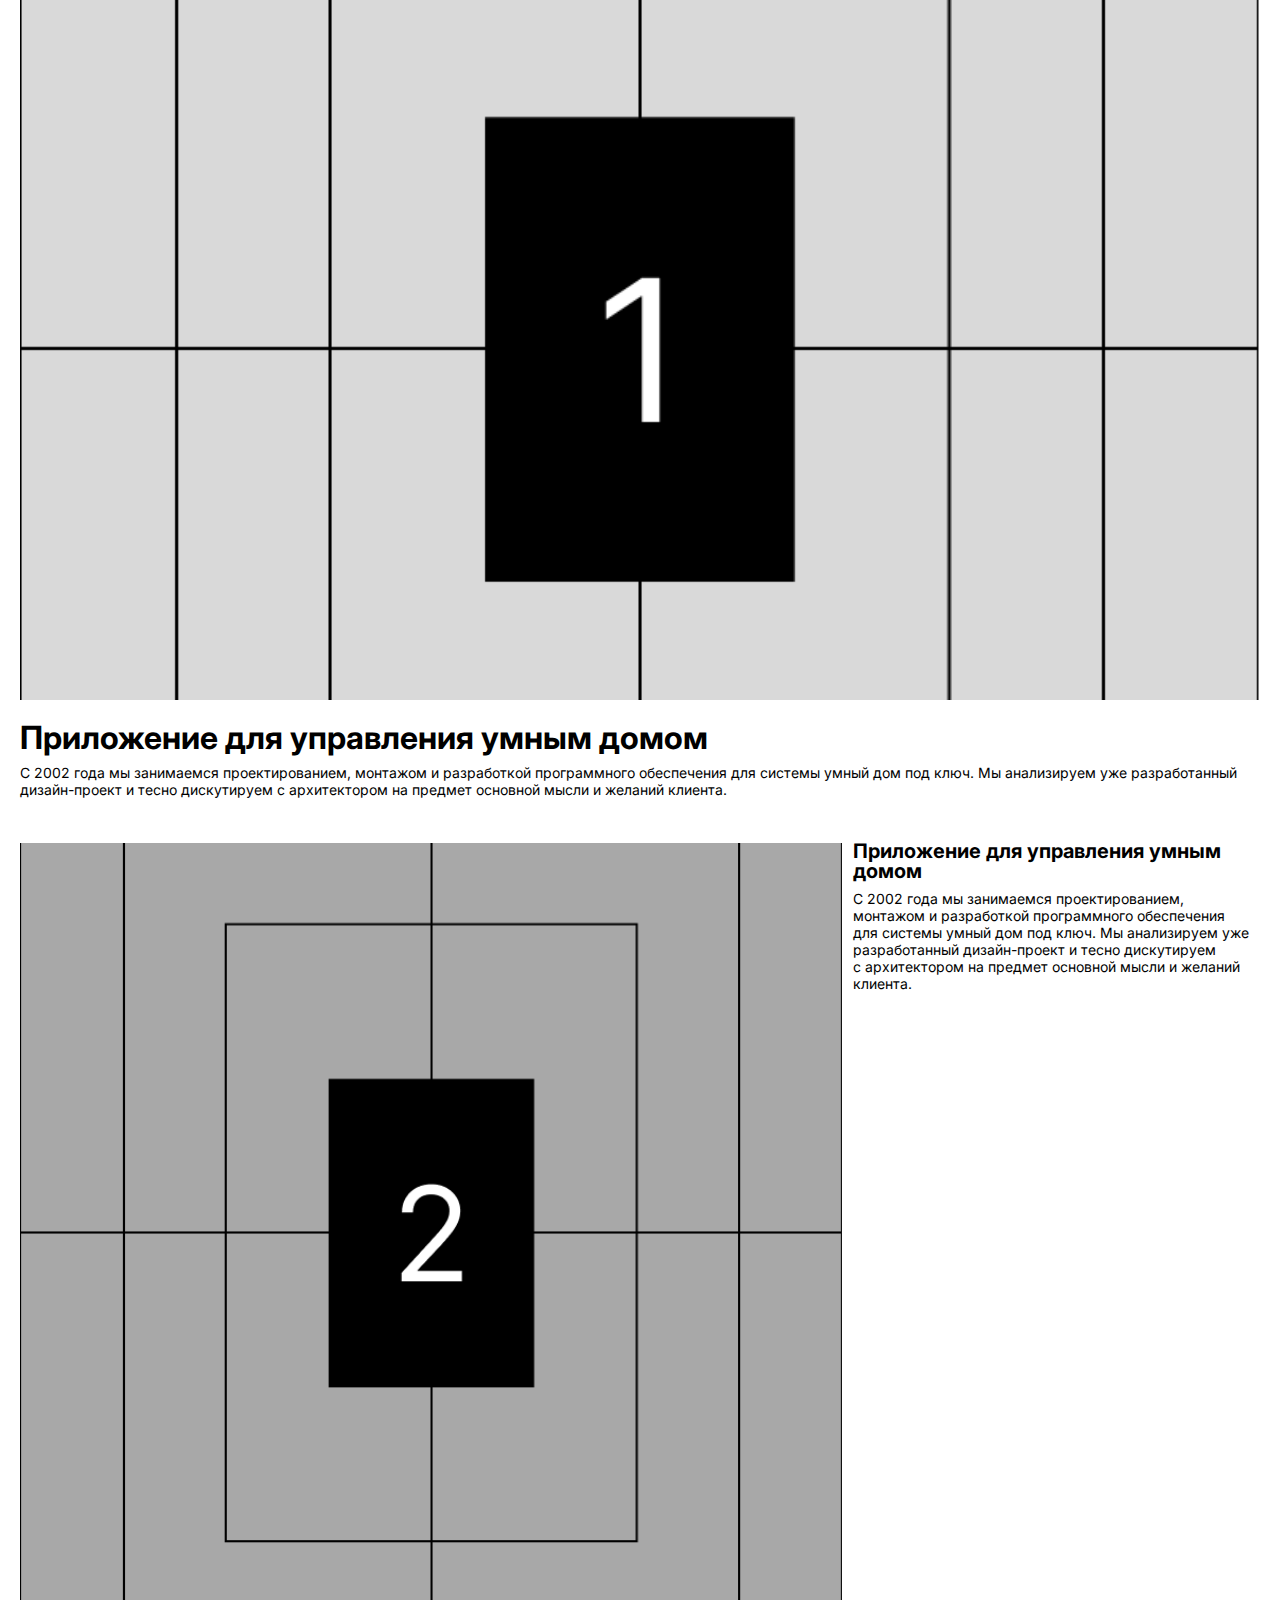
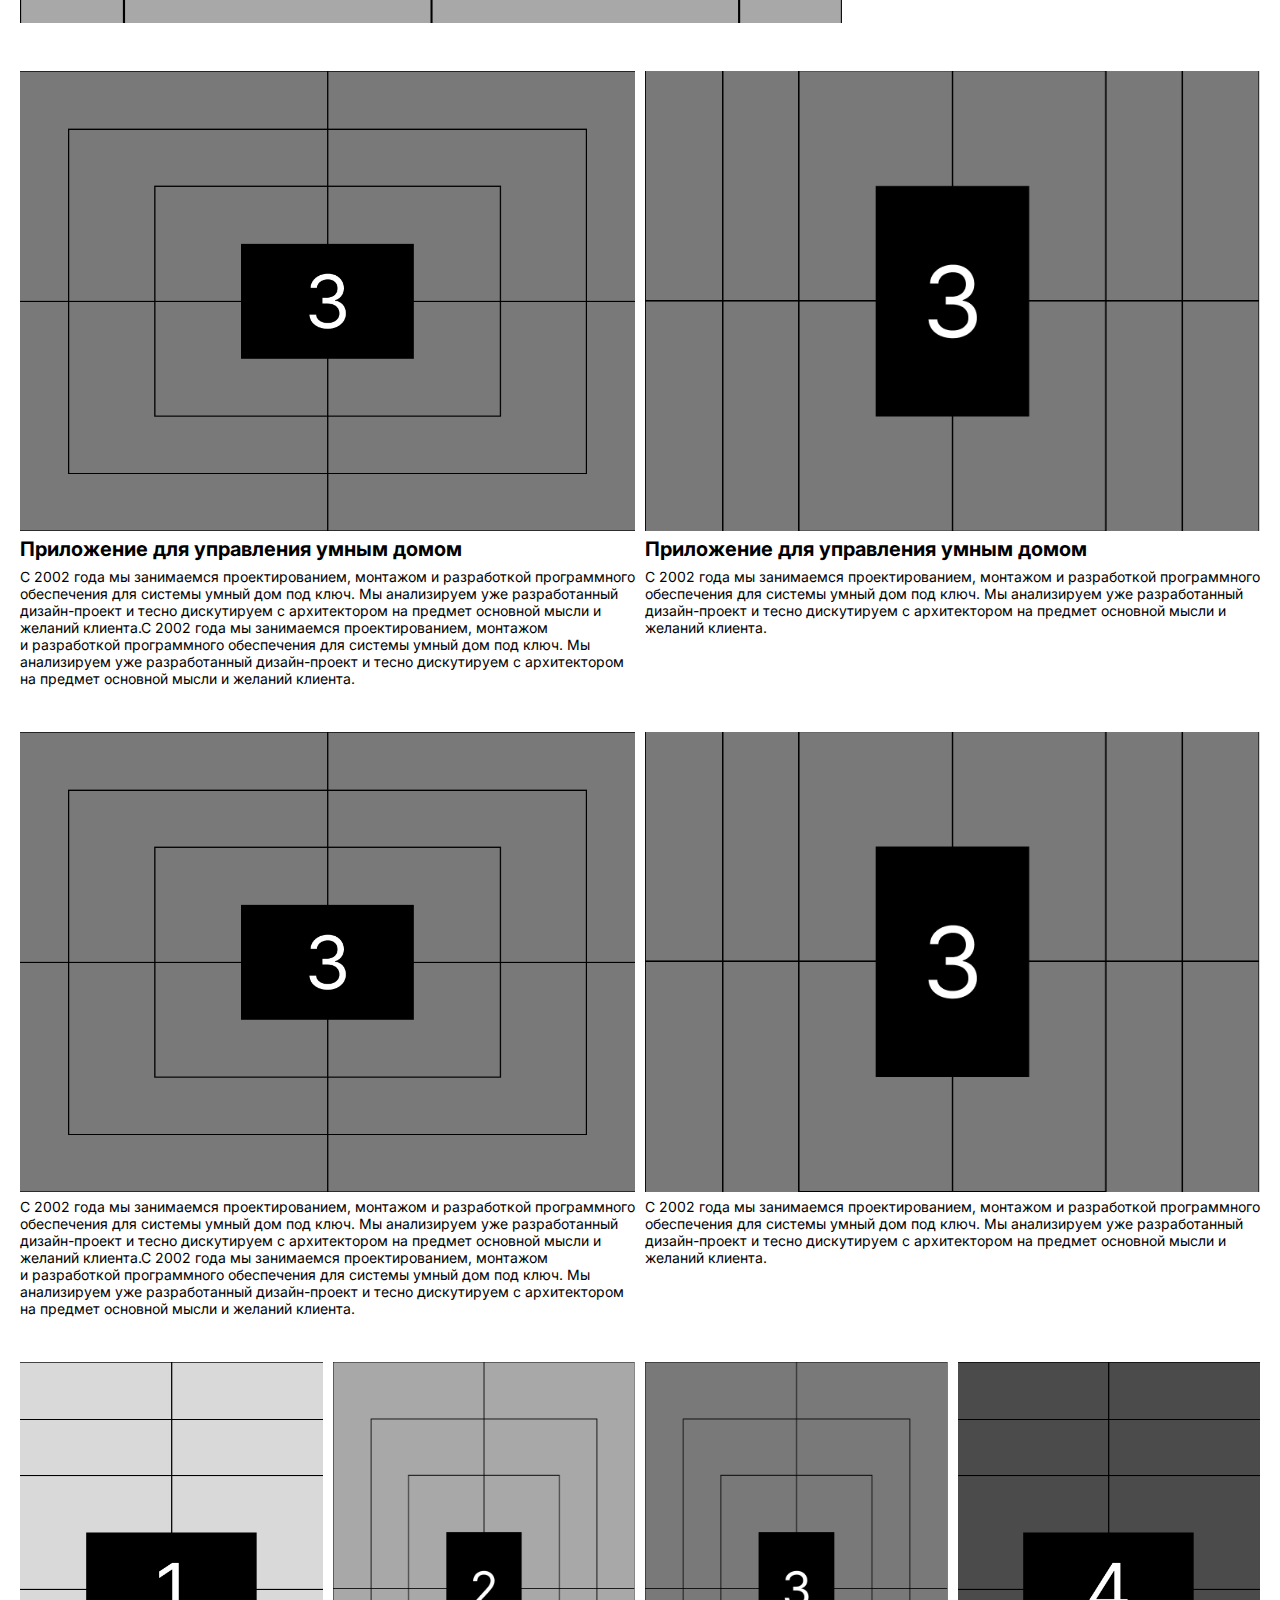
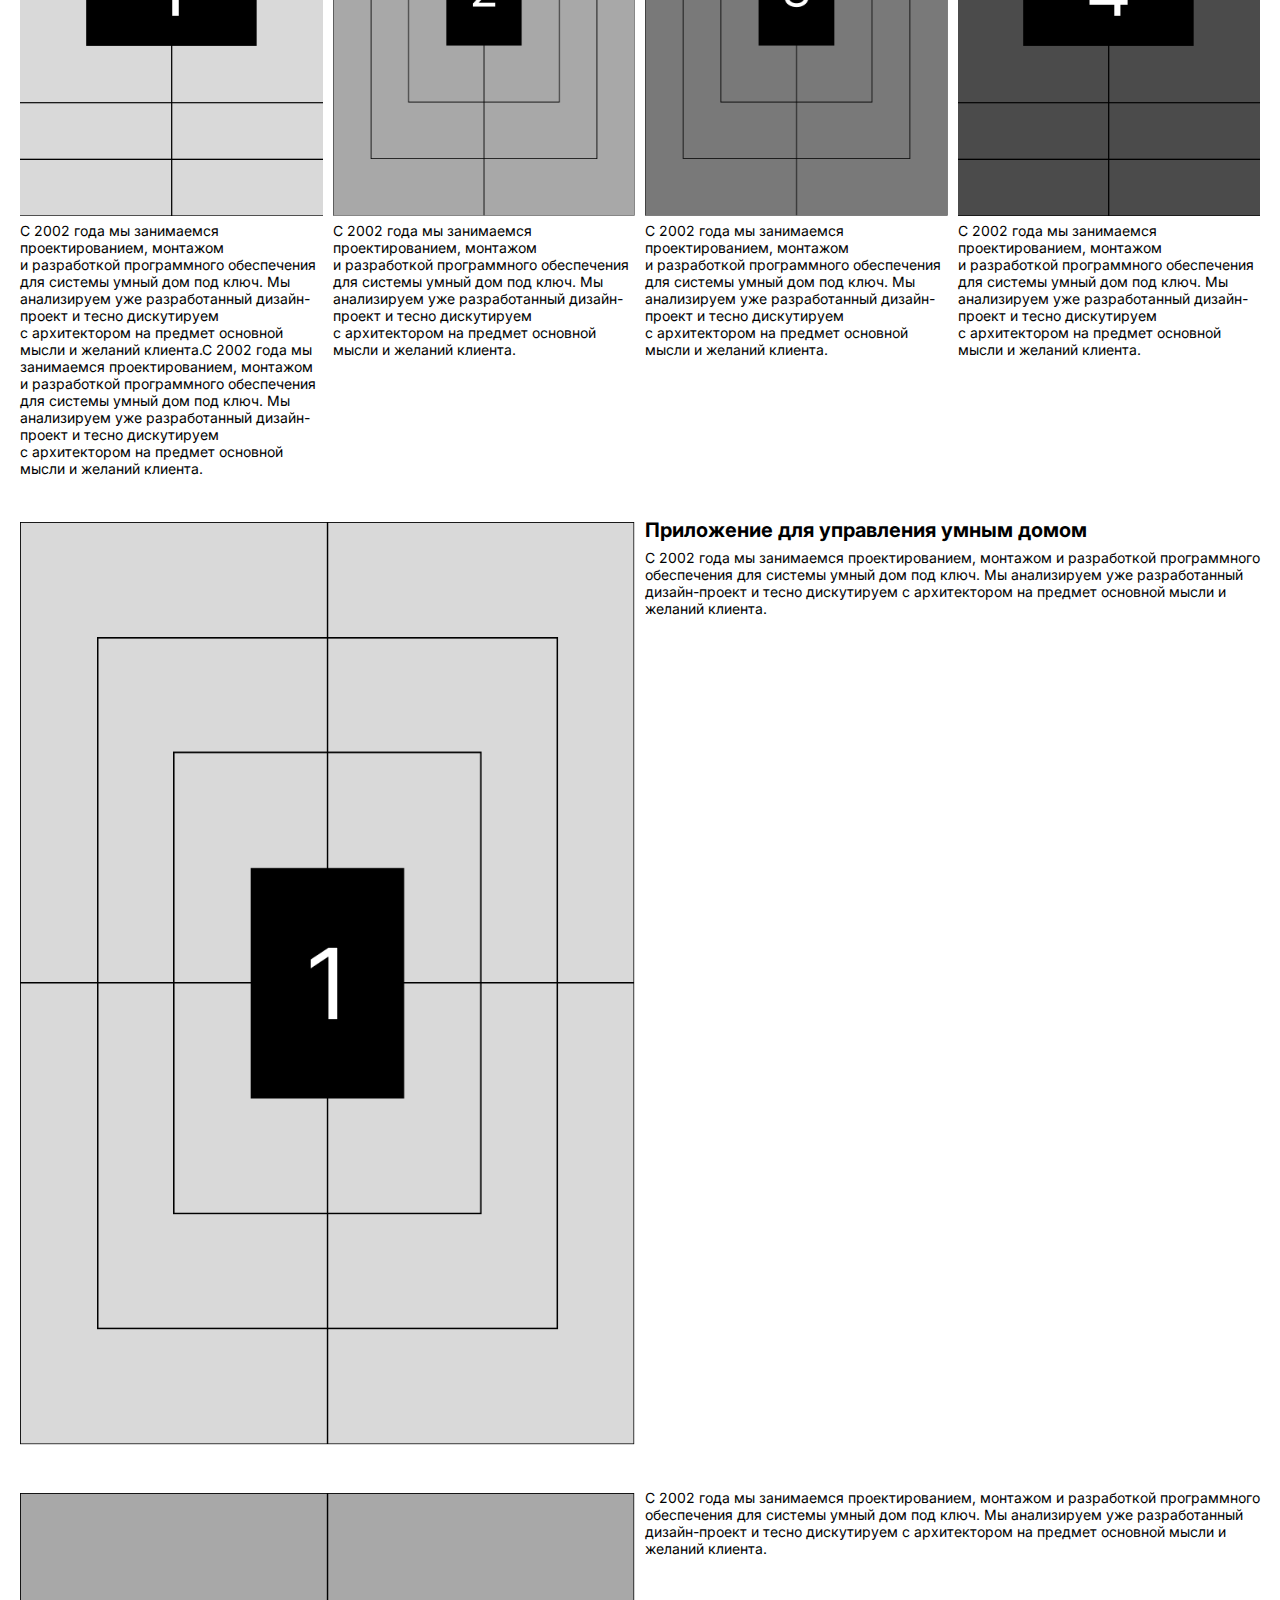
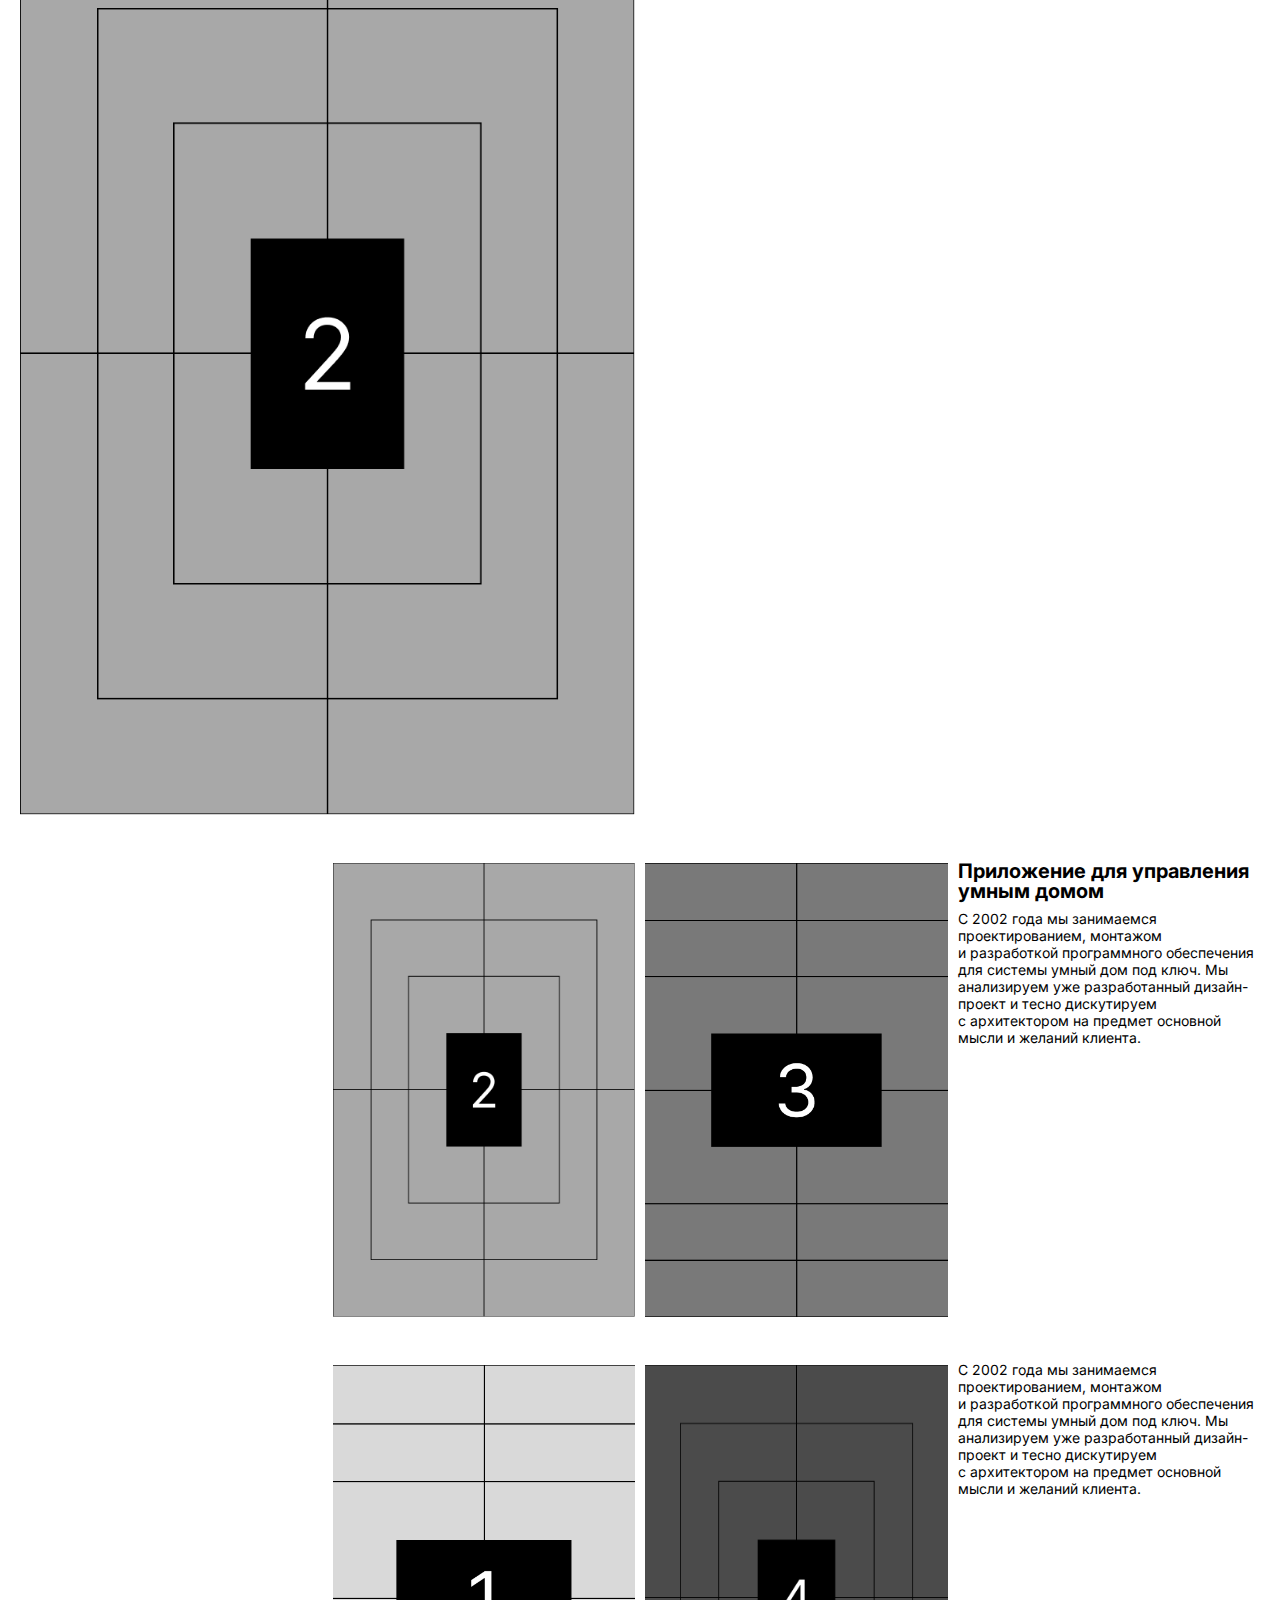
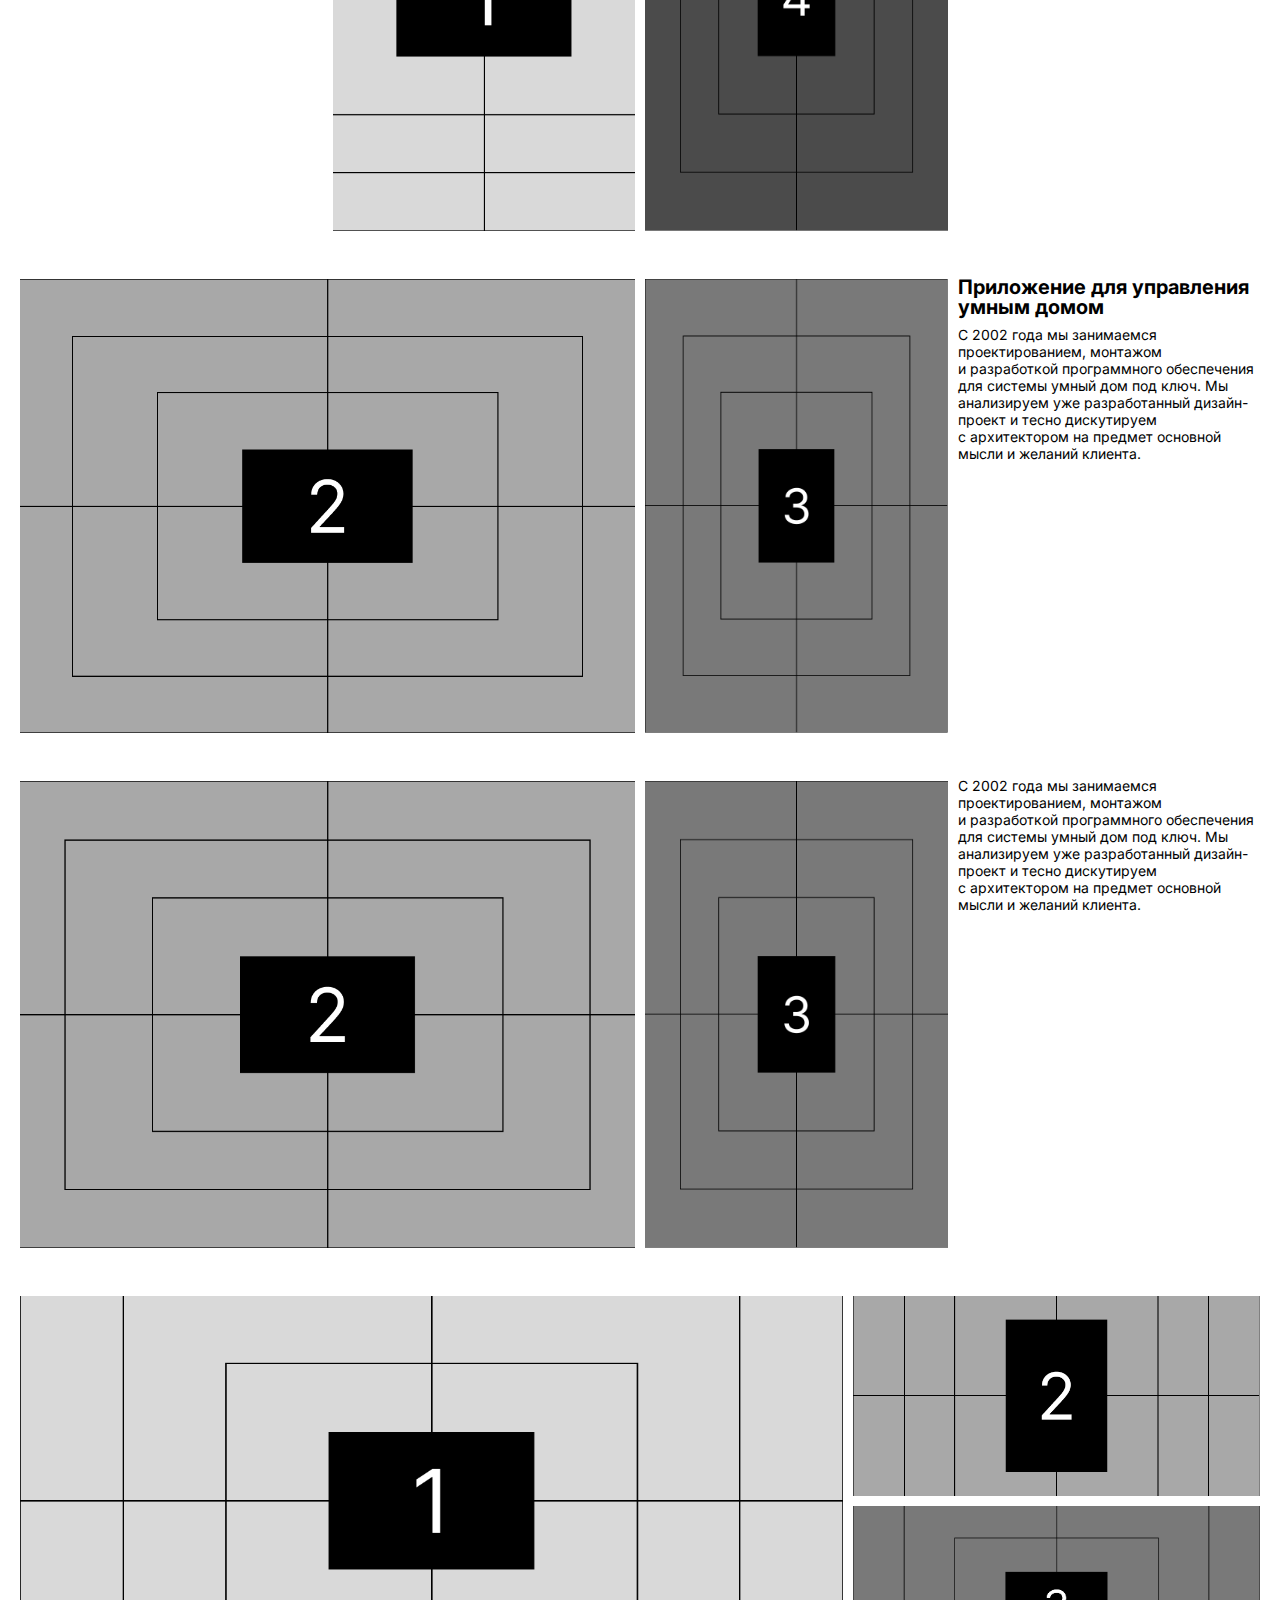
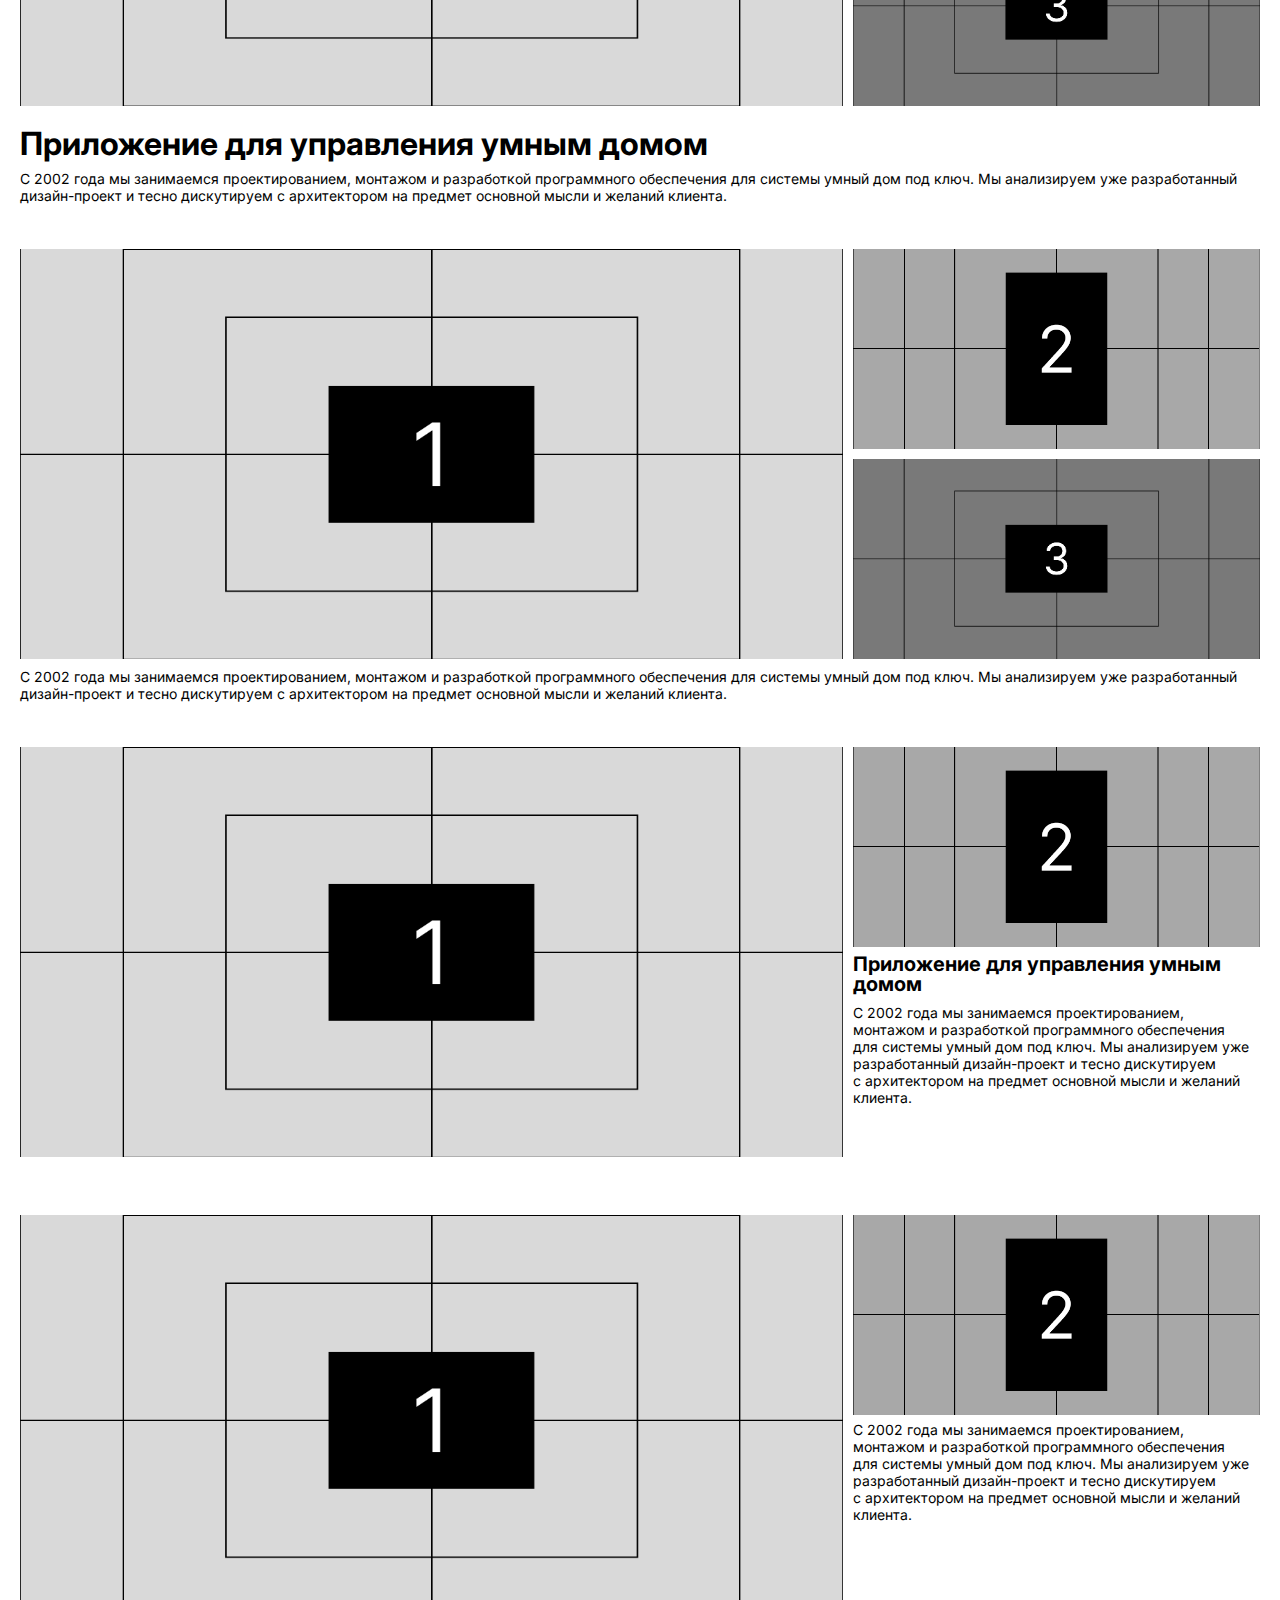
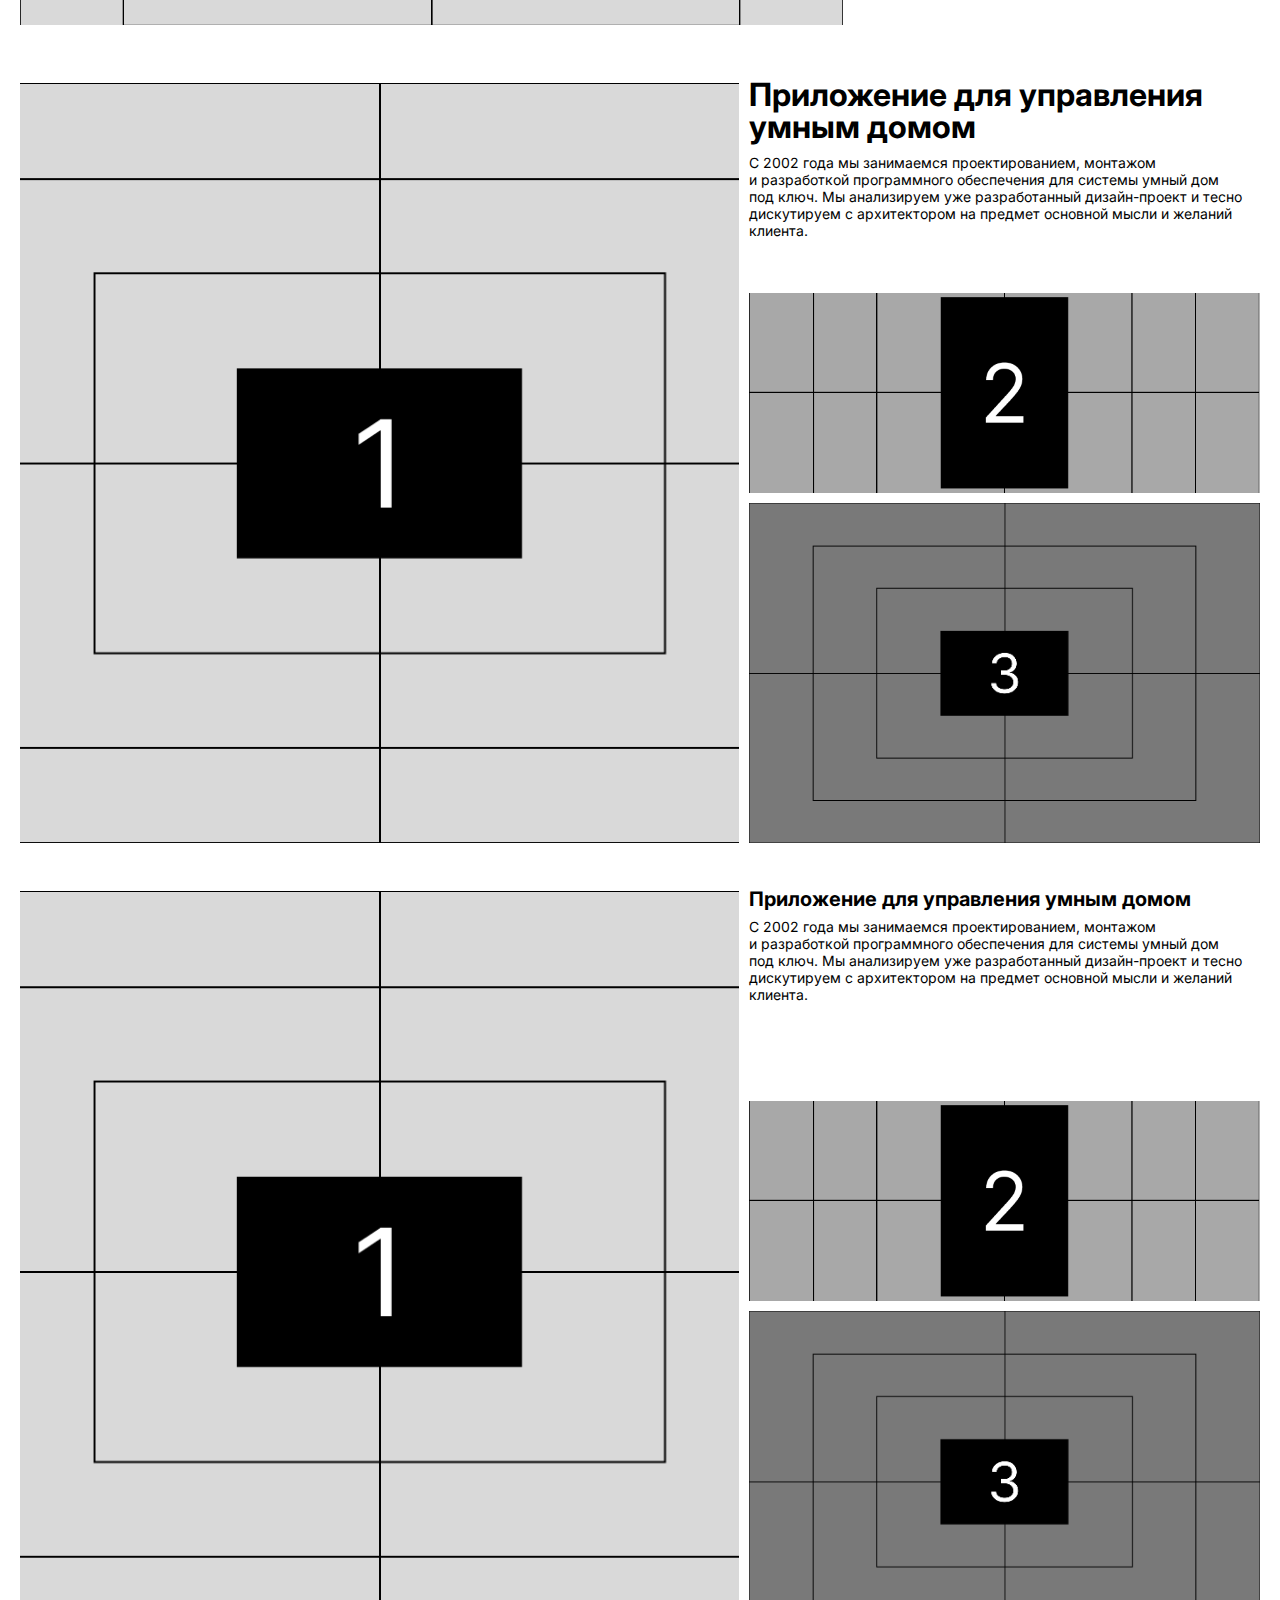
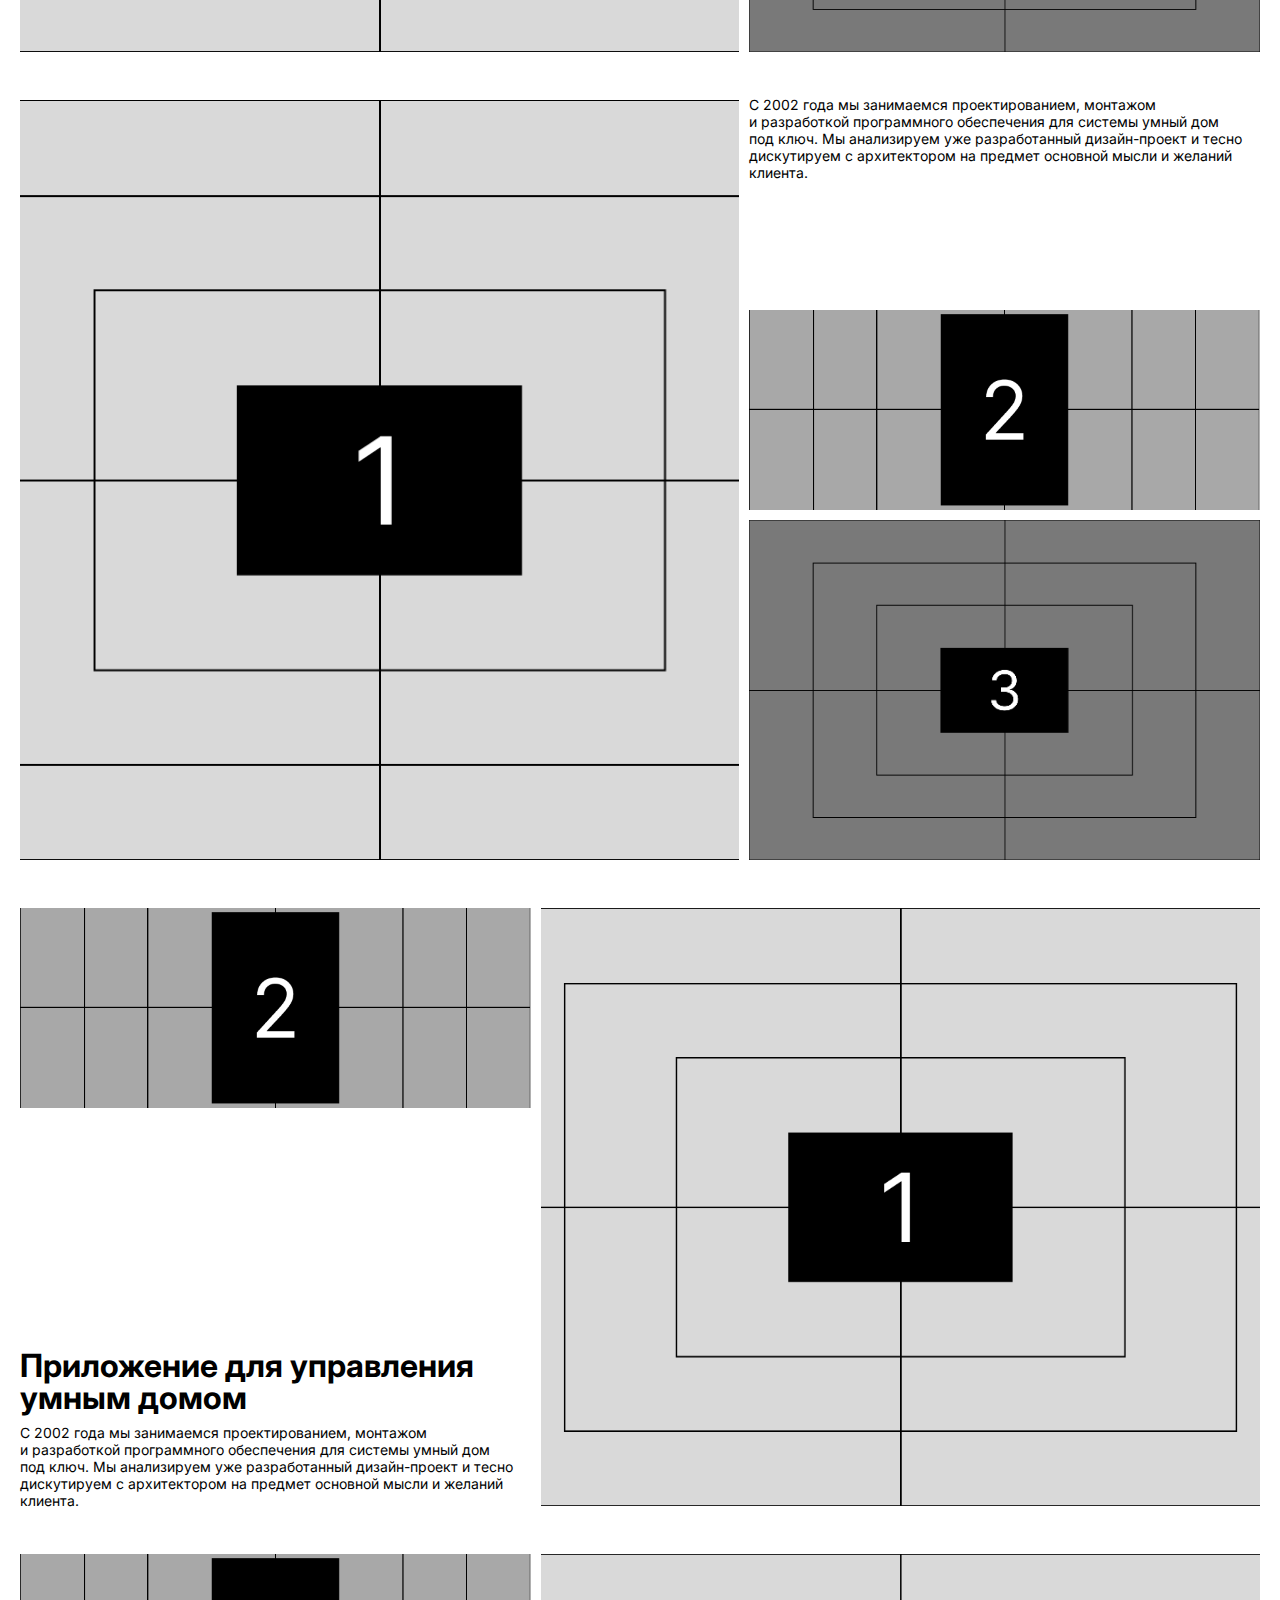
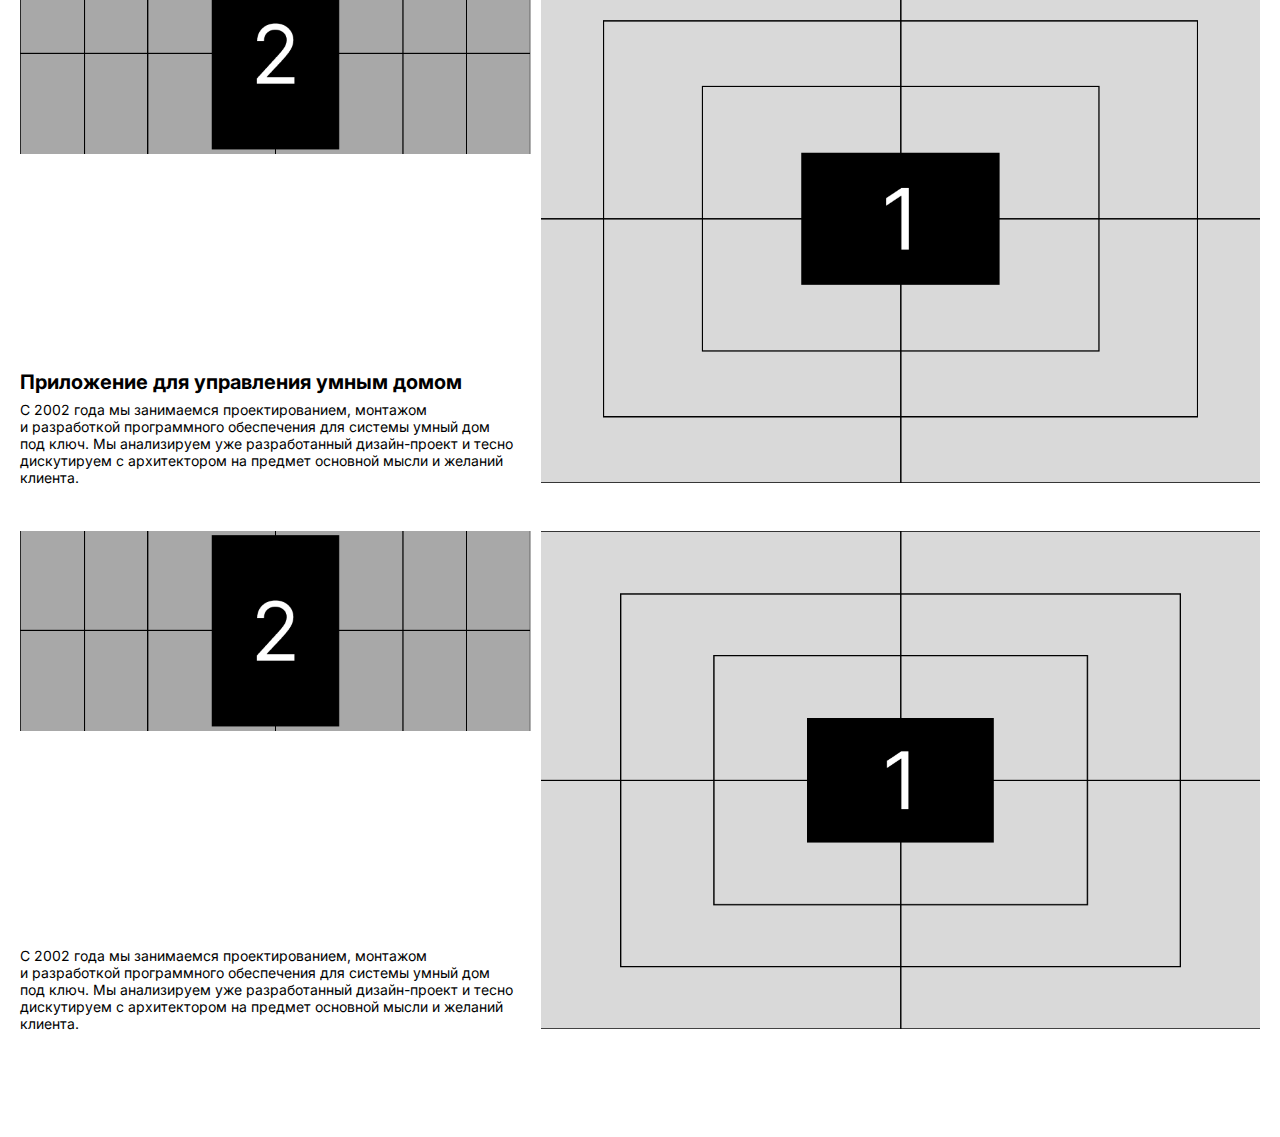
<file: blocks.html>
<!DOCTYPE html>
<html lang="ru">
<head>
  <meta charset="UTF-8">
  <meta name="viewport" content="width=device-width, initial-scale=1.0">
  <title>Мой первый сайт</title>
  <!-- Подключение CSS -->
  <link rel="stylesheet" href="style.css">
  <link rel="preconnect" href="https://fonts.googleapis.com">
  <link rel="preconnect" href="https://fonts.gstatic.com" crossorigin>
  <link href="https://fonts.googleapis.com/css2?family=Inter:ital,opsz,wght@0,14..32,100..900;1,14..32,100..900&display=swap" rel="stylesheet">
</head>
<body>
  <header>
  </header>

  <main>
    <div class="container temp_i12h1t12">
      <div class="col-12">
        <img src="img/img_example_1_v.png" alt="Пример изображения">
        <h1>Приложение для управления умным домом</h1>
        <p>С 2002 года мы занимаемся проектированием, монтажом и разработкой программного обеспечения для системы умный дом под ключ. Мы анализируем уже разработанный дизайн-проект и тесно дискутируем с архитектором на предмет основной мысли и желаний клиента.</p>
      </div>
    </div>
    <div class="container temp_i10_h2t2">
      <div class="col-10">
        <img src="img/img_example_2_v.png" alt="Пример изображения">
      </div>
      <div class="col-2">
        <h2>Приложение для управления умным домом</h2>
        <p>С 2002 года мы занимаемся проектированием, монтажом и разработкой программного обеспечения для системы умный дом под ключ. Мы анализируем уже разработанный дизайн-проект и тесно дискутируем с архитектором на предмет основной мысли и желаний клиента.</p>
      </div>
    </div>
    <div class="container temp_i6h2t6_i6h2t6">
      <div class="col-6">
        <img src="img/img_example_3.png" alt="Пример изображения">
        <g class="mobile_text">
          <h2>Приложение для управления умным домом</h2>
          <p>С 2002 года мы занимаемся проектированием, монтажом и разработкой программного обеспечения для системы умный дом под ключ. Мы анализируем уже разработанный дизайн-проект и тесно дискутируем с архитектором на предмет основной мысли и желаний клиента.С 2002 года мы занимаемся проектированием, монтажом и разработкой программного обеспечения для системы умный дом под ключ. Мы анализируем уже разработанный дизайн-проект и тесно дискутируем с архитектором на предмет основной мысли и желаний клиента.</p>
        </g>
      </div>
      <div class="col-6">
        <img src="img/img_example_3_v.png" alt="Пример изображения">
        <g class="mobile_text">
          <h2>Приложение для управления умным домом</h2>
          <p>С 2002 года мы занимаемся проектированием, монтажом и разработкой программного обеспечения для системы умный дом под ключ. Мы анализируем уже разработанный дизайн-проект и тесно дискутируем с архитектором на предмет основной мысли и желаний клиента.</p>
        </g>
      </div>
      <div class="col-6 desktop_text">
        <h2>Приложение для управления умным домом</h2>
        <p>С 2002 года мы занимаемся проектированием, монтажом и разработкой программного обеспечения для системы умный дом под ключ. Мы анализируем уже разработанный дизайн-проект и тесно дискутируем с архитектором на предмет основной мысли и желаний клиента.С 2002 года мы занимаемся проектированием, монтажом и разработкой программного обеспечения для системы умный дом под ключ. Мы анализируем уже разработанный дизайн-проект и тесно дискутируем с архитектором на предмет основной мысли и желаний клиента.</p>
      </div>
      <div class="col-6 desktop_text">
        <h2>Приложение для управления умным домом</h2>
        <p>С 2002 года мы занимаемся проектированием, монтажом и разработкой программного обеспечения для системы умный дом под ключ. Мы анализируем уже разработанный дизайн-проект и тесно дискутируем с архитектором на предмет основной мысли и желаний клиента.</p>
      </div>
    </div>
    <div class="container temp_i6t6_i6t6">
      <div class="col-6">
        <img src="img/img_example_3.png" alt="Пример изображения">
        <g class="mobile_text">
          <p>С 2002 года мы занимаемся проектированием, монтажом и разработкой программного обеспечения для системы умный дом под ключ. Мы анализируем уже разработанный дизайн-проект и тесно дискутируем с архитектором на предмет основной мысли и желаний клиента.С 2002 года мы занимаемся проектированием, монтажом и разработкой программного обеспечения для системы умный дом под ключ. Мы анализируем уже разработанный дизайн-проект и тесно дискутируем с архитектором на предмет основной мысли и желаний клиента.</p>
        </g>
      </div>
      <div class="col-6">
        <img src="img/img_example_3_v.png" alt="Пример изображения">
        <g class="mobile_text">
          <p>С 2002 года мы занимаемся проектированием, монтажом и разработкой программного обеспечения для системы умный дом под ключ. Мы анализируем уже разработанный дизайн-проект и тесно дискутируем с архитектором на предмет основной мысли и желаний клиента.</p>
        </g>
      </div>
      <div class="col-6 desktop_text">
        <p>С 2002 года мы занимаемся проектированием, монтажом и разработкой программного обеспечения для системы умный дом под ключ. Мы анализируем уже разработанный дизайн-проект и тесно дискутируем с архитектором на предмет основной мысли и желаний клиента.С 2002 года мы занимаемся проектированием, монтажом и разработкой программного обеспечения для системы умный дом под ключ. Мы анализируем уже разработанный дизайн-проект и тесно дискутируем с архитектором на предмет основной мысли и желаний клиента.</p>
      </div>
      <div class="col-6 desktop_text">
        <p>С 2002 года мы занимаемся проектированием, монтажом и разработкой программного обеспечения для системы умный дом под ключ. Мы анализируем уже разработанный дизайн-проект и тесно дискутируем с архитектором на предмет основной мысли и желаний клиента.</p>
      </div>
    </div>
    <div class="container temp_i3t3x4">
      <div class="col-3 add_margin">
        <img src="img/img_example_1.png" alt="Пример изображения">
        <g class="mobile_text">
          <p>С 2002 года мы занимаемся проектированием, монтажом и разработкой программного обеспечения для системы умный дом под ключ. Мы анализируем уже разработанный дизайн-проект и тесно дискутируем с архитектором на предмет основной мысли и желаний клиента.С 2002 года мы занимаемся проектированием, монтажом и разработкой программного обеспечения для системы умный дом под ключ. Мы анализируем уже разработанный дизайн-проект и тесно дискутируем с архитектором на предмет основной мысли и желаний клиента.</p>
        </g>
      </div>
      <div class="col-3 add_margin">
        <img src="img/img_example_2_v.png" alt="Пример изображения">
        <g class="mobile_text">
          <p>С 2002 года мы занимаемся проектированием, монтажом и разработкой программного обеспечения для системы умный дом под ключ. Мы анализируем уже разработанный дизайн-проект и тесно дискутируем с архитектором на предмет основной мысли и желаний клиента.</p>
        </g>
      </div>
      <div class="col-3">
        <img src="img/img_example_3_v.png" alt="Пример изображения">
        <g class="mobile_text">
          <p>С 2002 года мы занимаемся проектированием, монтажом и разработкой программного обеспечения для системы умный дом под ключ. Мы анализируем уже разработанный дизайн-проект и тесно дискутируем с архитектором на предмет основной мысли и желаний клиента.</p>
        </g>
      </div>
      <div class="col-3">
        <img src="img/img_example_4.png" alt="Пример изображения">
        <g class="mobile_text">
          <p>С 2002 года мы занимаемся проектированием, монтажом и разработкой программного обеспечения для системы умный дом под ключ. Мы анализируем уже разработанный дизайн-проект и тесно дискутируем с архитектором на предмет основной мысли и желаний клиента.</p>
        </g>
      </div>
      <div class="col-3 desktop_text">
        <p>С 2002 года мы занимаемся проектированием, монтажом и разработкой программного обеспечения для системы умный дом под ключ. Мы анализируем уже разработанный дизайн-проект и тесно дискутируем с архитектором на предмет основной мысли и желаний клиента.С 2002 года мы занимаемся проектированием, монтажом и разработкой программного обеспечения для системы умный дом под ключ. Мы анализируем уже разработанный дизайн-проект и тесно дискутируем с архитектором на предмет основной мысли и желаний клиента.</p>
      </div>
      <div class="col-3 desktop_text">
        <p>С 2002 года мы занимаемся проектированием, монтажом и разработкой программного обеспечения для системы умный дом под ключ. Мы анализируем уже разработанный дизайн-проект и тесно дискутируем с архитектором на предмет основной мысли и желаний клиента.</p>
      </div>
      <div class="col-3 desktop_text">
        <p>С 2002 года мы занимаемся проектированием, монтажом и разработкой программного обеспечения для системы умный дом под ключ. Мы анализируем уже разработанный дизайн-проект и тесно дискутируем с архитектором на предмет основной мысли и желаний клиента.</p>
      </div>
      <div class="col-3 desktop_text">
        <p>С 2002 года мы занимаемся проектированием, монтажом и разработкой программного обеспечения для системы умный дом под ключ. Мы анализируем уже разработанный дизайн-проект и тесно дискутируем с архитектором на предмет основной мысли и желаний клиента.</p>
      </div>
    </div>
    <div class="container temp_i6_h2t6">
      <div class="col-6">
        <img src="img/img_example_1_v.png" alt="Пример изображения">
      </div>
      <div class="col-6">
        <h2>Приложение для управления умным домом</h2>
        <p>С 2002 года мы занимаемся проектированием, монтажом и разработкой программного обеспечения для системы умный дом под ключ. Мы анализируем уже разработанный дизайн-проект и тесно дискутируем с архитектором на предмет основной мысли и желаний клиента.</p>
      </div>
    </div>
    <div class="container temp_i6_t6">
      <div class="col-6">
        <img src="img/img_example_2_v.png" alt="Пример изображения">
      </div>
      <div class="col-6">
        <p>С 2002 года мы занимаемся проектированием, монтажом и разработкой программного обеспечения для системы умный дом под ключ. Мы анализируем уже разработанный дизайн-проект и тесно дискутируем с архитектором на предмет основной мысли и желаний клиента.</p>
      </div>
    </div>
    <div class="container temp_s3_i3_i3_h2t3">
      <div class="col-3 desktop_text">
      </div>
      <div class="col-3">
        <img src="img/img_example_2_v.png" alt="Пример изображения">
      </div>
      <div class="col-3">
        <img src="img/img_example_3.png" alt="Пример изображения">
      </div>
      <div class="col-3 mobile-col-12">
        <h2>Приложение для управления умным домом</h2>
        <p>С 2002 года мы занимаемся проектированием, монтажом и разработкой программного обеспечения для системы умный дом под ключ. Мы анализируем уже разработанный дизайн-проект и тесно дискутируем с архитектором на предмет основной мысли и желаний клиента.</p>
      </div>
    </div>
    <div class="container temp_s3_i3_i3_t3">
      <div class="col-3 desktop_text">
      </div>
      <div class="col-3">
        <img src="img/img_example_1.png" alt="Пример изображения">
      </div>
      <div class="col-3">
        <img src="img/img_example_4_v.png" alt="Пример изображения">
      </div>
      <div class="col-3 mobile-col-12">
        <p>С 2002 года мы занимаемся проектированием, монтажом и разработкой программного обеспечения для системы умный дом под ключ. Мы анализируем уже разработанный дизайн-проект и тесно дискутируем с архитектором на предмет основной мысли и желаний клиента.</p>
      </div>
    </div>
    <div class="container temp_i6_i3_h2t3">
      <div class="col-6">
        <img src="img/img_example_2.png" alt="Пример изображения">
      </div>
      <div class="col-3">
        <img src="img/img_example_3_v.png" alt="Пример изображения">
        <div class="mobile_text">
          <h2>Приложение для управления умным домом</h2>
          <p>С 2002 года мы занимаемся проектированием, монтажом и разработкой программного обеспечения для системы умный дом под ключ. Мы анализируем уже разработанный дизайн-проект и тесно дискутируем с архитектором на предмет основной мысли и желаний клиента.</p>
      </div>
      </div>
      <div class="col-3 desktop_text">
        <h2>Приложение для управления умным домом</h2>
        <p>С 2002 года мы занимаемся проектированием, монтажом и разработкой программного обеспечения для системы умный дом под ключ. Мы анализируем уже разработанный дизайн-проект и тесно дискутируем с архитектором на предмет основной мысли и желаний клиента.</p>
      </div>
    </div>
    <div class="container temp_i6_i3_t3">
      <div class="col-6">
        <img src="img/img_example_2.png" alt="Пример изображения">
      </div>
      <div class="col-3">
        <img src="img/img_example_3_v.png" alt="Пример изображения">
        <div class="mobile_text">
          <p>С 2002 года мы занимаемся проектированием, монтажом и разработкой программного обеспечения для системы умный дом под ключ. Мы анализируем уже разработанный дизайн-проект и тесно дискутируем с архитектором на предмет основной мысли и желаний клиента.</p>
        </div>
      </div>
      <div class="col-3 desktop_text">
        <p>С 2002 года мы занимаемся проектированием, монтажом и разработкой программного обеспечения для системы умный дом под ключ. Мы анализируем уже разработанный дизайн-проект и тесно дискутируем с архитектором на предмет основной мысли и желаний клиента.</p>
      </div>
    </div>
    <div class="container temp_i8_i2x4_h1t12">
      <div class="col-8">
        <img src="img/img_example_1.png" alt="Пример изображения">
      </div>
      <div class="col-4">
        <img src="img/img_example_2_v.png" alt="Пример изображения">
      </div>
      <div class="col-4">
        <img src="img/img_example_3.png" alt="Пример изображения">
      </div>
      <div class="col-12">
        <h1>Приложение для управления умным домом</h1>
        <p>С 2002 года мы занимаемся проектированием, монтажом и разработкой программного обеспечения для системы умный дом под ключ. Мы анализируем уже разработанный дизайн-проект и тесно дискутируем с архитектором на предмет основной мысли и желаний клиента.</p>
      </div>
    </div>
    <div class="container temp_i8_i2x4_t12">
      <div class="col-8">
        <img src="img/img_example_1.png" alt="Пример изображения">
      </div>
      <div class="col-4">
        <img src="img/img_example_2_v.png" alt="Пример изображения">
      </div>
      <div class="col-4">
        <img src="img/img_example_3.png" alt="Пример изображения">
      </div>
      <div class="col-12">
        <p>С 2002 года мы занимаемся проектированием, монтажом и разработкой программного обеспечения для системы умный дом под ключ. Мы анализируем уже разработанный дизайн-проект и тесно дискутируем с архитектором на предмет основной мысли и желаний клиента.</p>
      </div>
    </div>
    <div class="container temp_i8_i4h2t4">
      <div class="col-8">
        <img src="img/img_example_1.png" alt="Пример изображения">
      </div>
      <div class="col-4 side_img">
        <img src="img/img_example_2_v.png" alt="Пример изображения">
      </div>
      <div class="col-4 mobile-col-12">
        <h2>Приложение для управления умным домом</h2>
        <p>С 2002 года мы занимаемся проектированием, монтажом и разработкой программного обеспечения для системы умный дом под ключ. Мы анализируем уже разработанный дизайн-проект и тесно дискутируем с архитектором на предмет основной мысли и желаний клиента.</p>
      </div>
    </div>
    <div class="container temp_i8_i4t4">
      <div class="col-8">
        <img src="img/img_example_1.png" alt="Пример изображения">
      </div>
      <div class="col-4 side_img">
        <img src="img/img_example_2_v.png" alt="Пример изображения">
      </div>
      <div class="col-4 mobile-col-12">
        <p>С 2002 года мы занимаемся проектированием, монтажом и разработкой программного обеспечения для системы умный дом под ключ. Мы анализируем уже разработанный дизайн-проект и тесно дискутируем с архитектором на предмет основной мысли и желаний клиента.</p>
      </div>
    </div>
    <div class="container temp_i7_h1t5_i5x2">
      <div class="col-7">
        <img src="img/img_example_1.png" alt="Пример изображения">
      </div>
      <div class="col-5 desktop_text">
        <h1>Приложение для управления умным домом</h1>
        <p>С 2002 года мы занимаемся проектированием, монтажом и разработкой программного обеспечения для системы умный дом под ключ. Мы анализируем уже разработанный дизайн-проект и тесно дискутируем с архитектором на предмет основной мысли и желаний клиента.</p>
      </div>
      <div class="col-5">
        <img src="img/img_example_2_v.png" alt="Пример изображения">
      </div>
      <div class="col-5">
        <img src="img/img_example_3.png" alt="Пример изображения">
      </div>
      <div class="col-5 mobile_text mobile-col-12">
        <h1>Приложение для управления умным домом</h1>
        <p>С 2002 года мы занимаемся проектированием, монтажом и разработкой программного обеспечения для системы умный дом под ключ. Мы анализируем уже разработанный дизайн-проект и тесно дискутируем с архитектором на предмет основной мысли и желаний клиента.</p>
      </div>
    </div>
    <div class="container temp_i7_h2t5_i5x2">
      <div class="col-7">
        <img src="img/img_example_1.png" alt="Пример изображения">
      </div>
      <div class="col-5 desktop_text">
        <h2>Приложение для управления умным домом</h2>
        <p>С 2002 года мы занимаемся проектированием, монтажом и разработкой программного обеспечения для системы умный дом под ключ. Мы анализируем уже разработанный дизайн-проект и тесно дискутируем с архитектором на предмет основной мысли и желаний клиента.</p>
      </div>
      <div class="col-5">
        <img src="img/img_example_2_v.png" alt="Пример изображения">
      </div>
      <div class="col-5">
        <img src="img/img_example_3.png" alt="Пример изображения">
      </div>
      <div class="col-5 mobile_text mobile-col-12">
        <h2>Приложение для управления умным домом</h2>
        <p>С 2002 года мы занимаемся проектированием, монтажом и разработкой программного обеспечения для системы умный дом под ключ. Мы анализируем уже разработанный дизайн-проект и тесно дискутируем с архитектором на предмет основной мысли и желаний клиента.</p>
      </div>
    </div>
    <div class="container temp_i7_t5_i5x2">
      <div class="col-7">
        <img src="img/img_example_1.png" alt="Пример изображения">
      </div>
      <div class="col-5 desktop_text">
        <p>С 2002 года мы занимаемся проектированием, монтажом и разработкой программного обеспечения для системы умный дом под ключ. Мы анализируем уже разработанный дизайн-проект и тесно дискутируем с архитектором на предмет основной мысли и желаний клиента.</p>
      </div>
      <div class="col-5">
        <img src="img/img_example_2_v.png" alt="Пример изображения">
      </div>
      <div class="col-5">
        <img src="img/img_example_3.png" alt="Пример изображения">
      </div>
      <div class="col-5 mobile_text mobile-col-12">
        <p>С 2002 года мы занимаемся проектированием, монтажом и разработкой программного обеспечения для системы умный дом под ключ. Мы анализируем уже разработанный дизайн-проект и тесно дискутируем с архитектором на предмет основной мысли и желаний клиента.</p>
      </div>
    </div>
    <div class="container temp_h1t5_i7">
      <div class="col-5">
        <img src="img/img_example_2_v.png" alt="Пример изображения">
      </div>
      <div class="col-7">
        <img src="img/img_example_1.png" alt="Пример изображения">
      </div>
      <div class="col-5 desktop_text"></div>
      <div class="col-5">
        <h1>Приложение для управления умным домом</h1>
        <p>С 2002 года мы занимаемся проектированием, монтажом и разработкой программного обеспечения для системы умный дом под ключ. Мы анализируем уже разработанный дизайн-проект и тесно дискутируем с архитектором на предмет основной мысли и желаний клиента.</p>
      </div>
    </div>
    <div class="container temp_h2t5_i7">
      <div class="col-5">
        <img src="img/img_example_2_v.png" alt="Пример изображения">
      </div>
      <div class="col-7">
        <img src="img/img_example_1.png" alt="Пример изображения">
      </div>
      <div class="col-5 desktop_text"></div>
      <div class="col-5">
        <h2>Приложение для управления умным домом</h2>
        <p>С 2002 года мы занимаемся проектированием, монтажом и разработкой программного обеспечения для системы умный дом под ключ. Мы анализируем уже разработанный дизайн-проект и тесно дискутируем с архитектором на предмет основной мысли и желаний клиента.</p>
      </div>
    </div>
    <div class="container temp_t5_i7">
      <div class="col-5">
        <img src="img/img_example_2_v.png" alt="Пример изображения">
      </div>
      <div class="col-7">
        <img src="img/img_example_1.png" alt="Пример изображения">
      </div>
      <div class="col-5 desktop_text"></div>
      <div class="col-5">
        <p>С 2002 года мы занимаемся проектированием, монтажом и разработкой программного обеспечения для системы умный дом под ключ. Мы анализируем уже разработанный дизайн-проект и тесно дискутируем с архитектором на предмет основной мысли и желаний клиента.</p>
      </div>
    </div>

  </main>

  <!-- Подключение JavaScript -->
  <script src="script.js"></script>
</body>
</html>
</file>
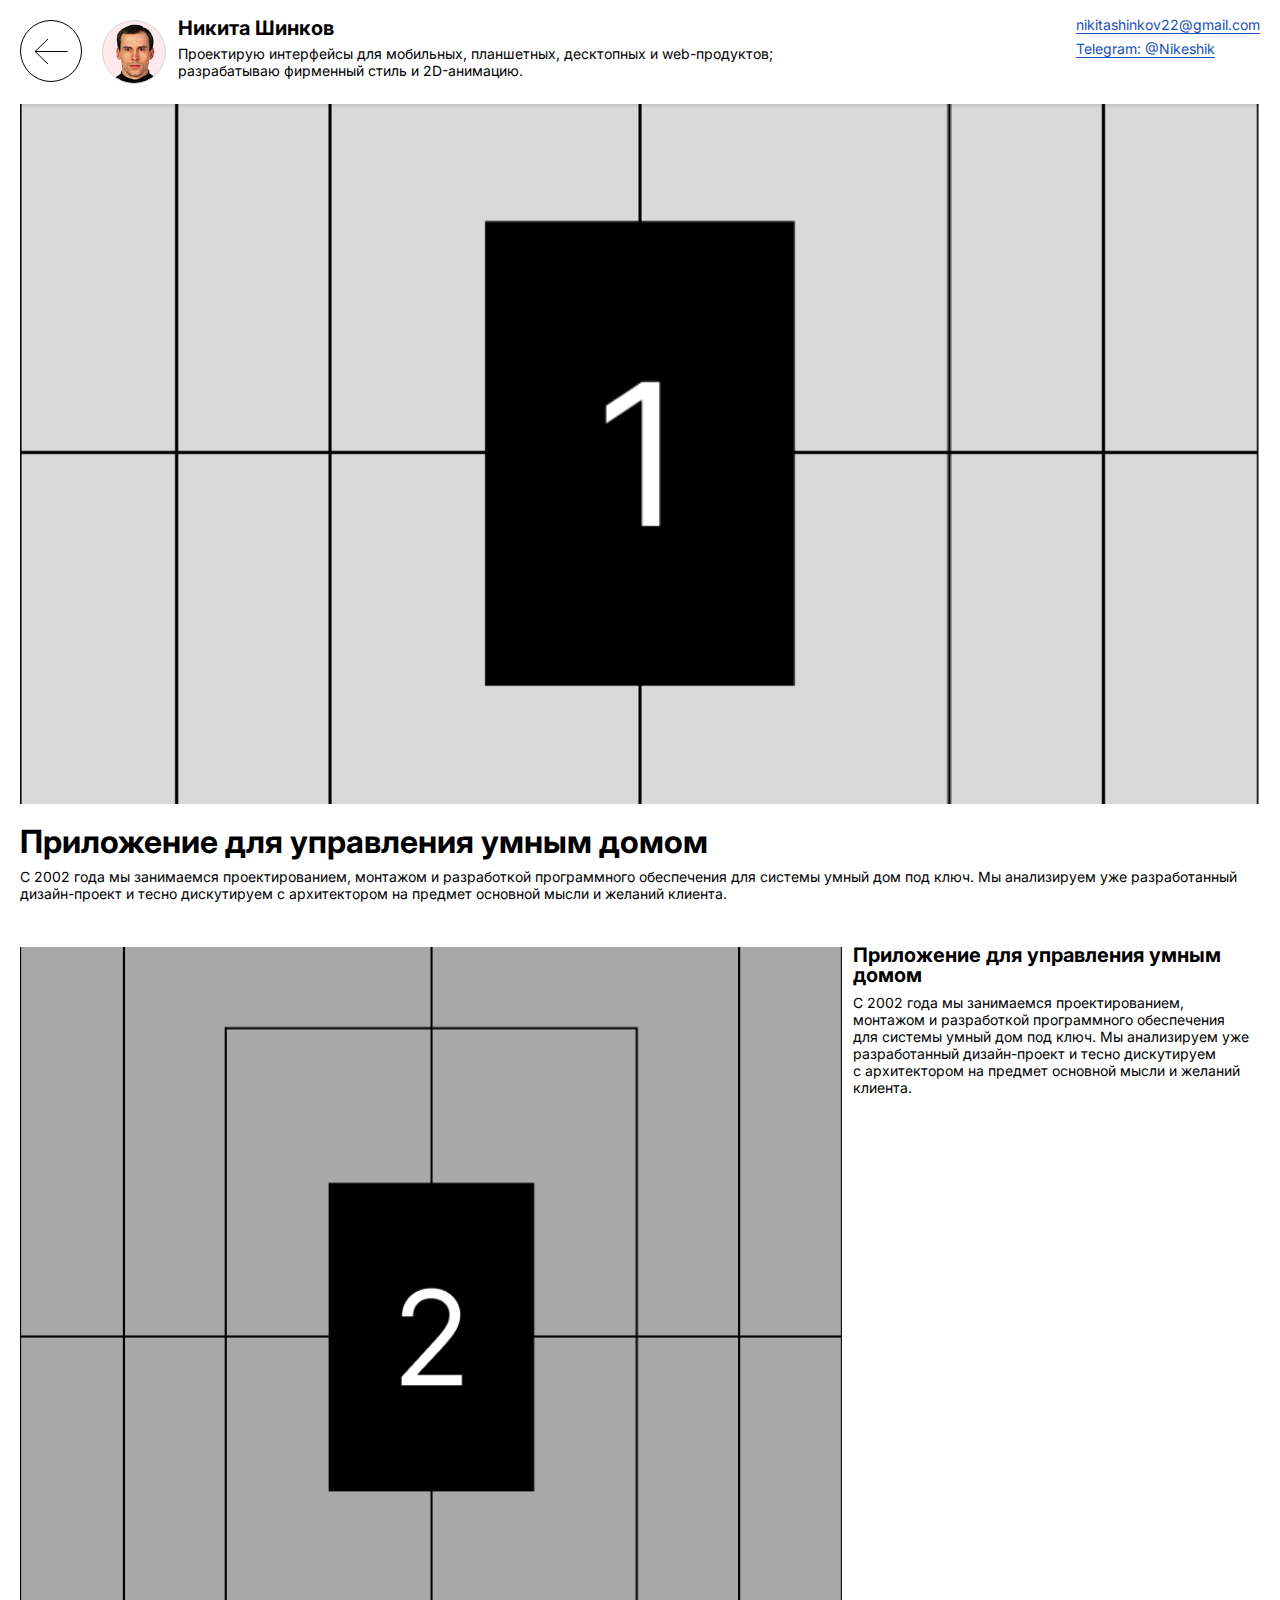
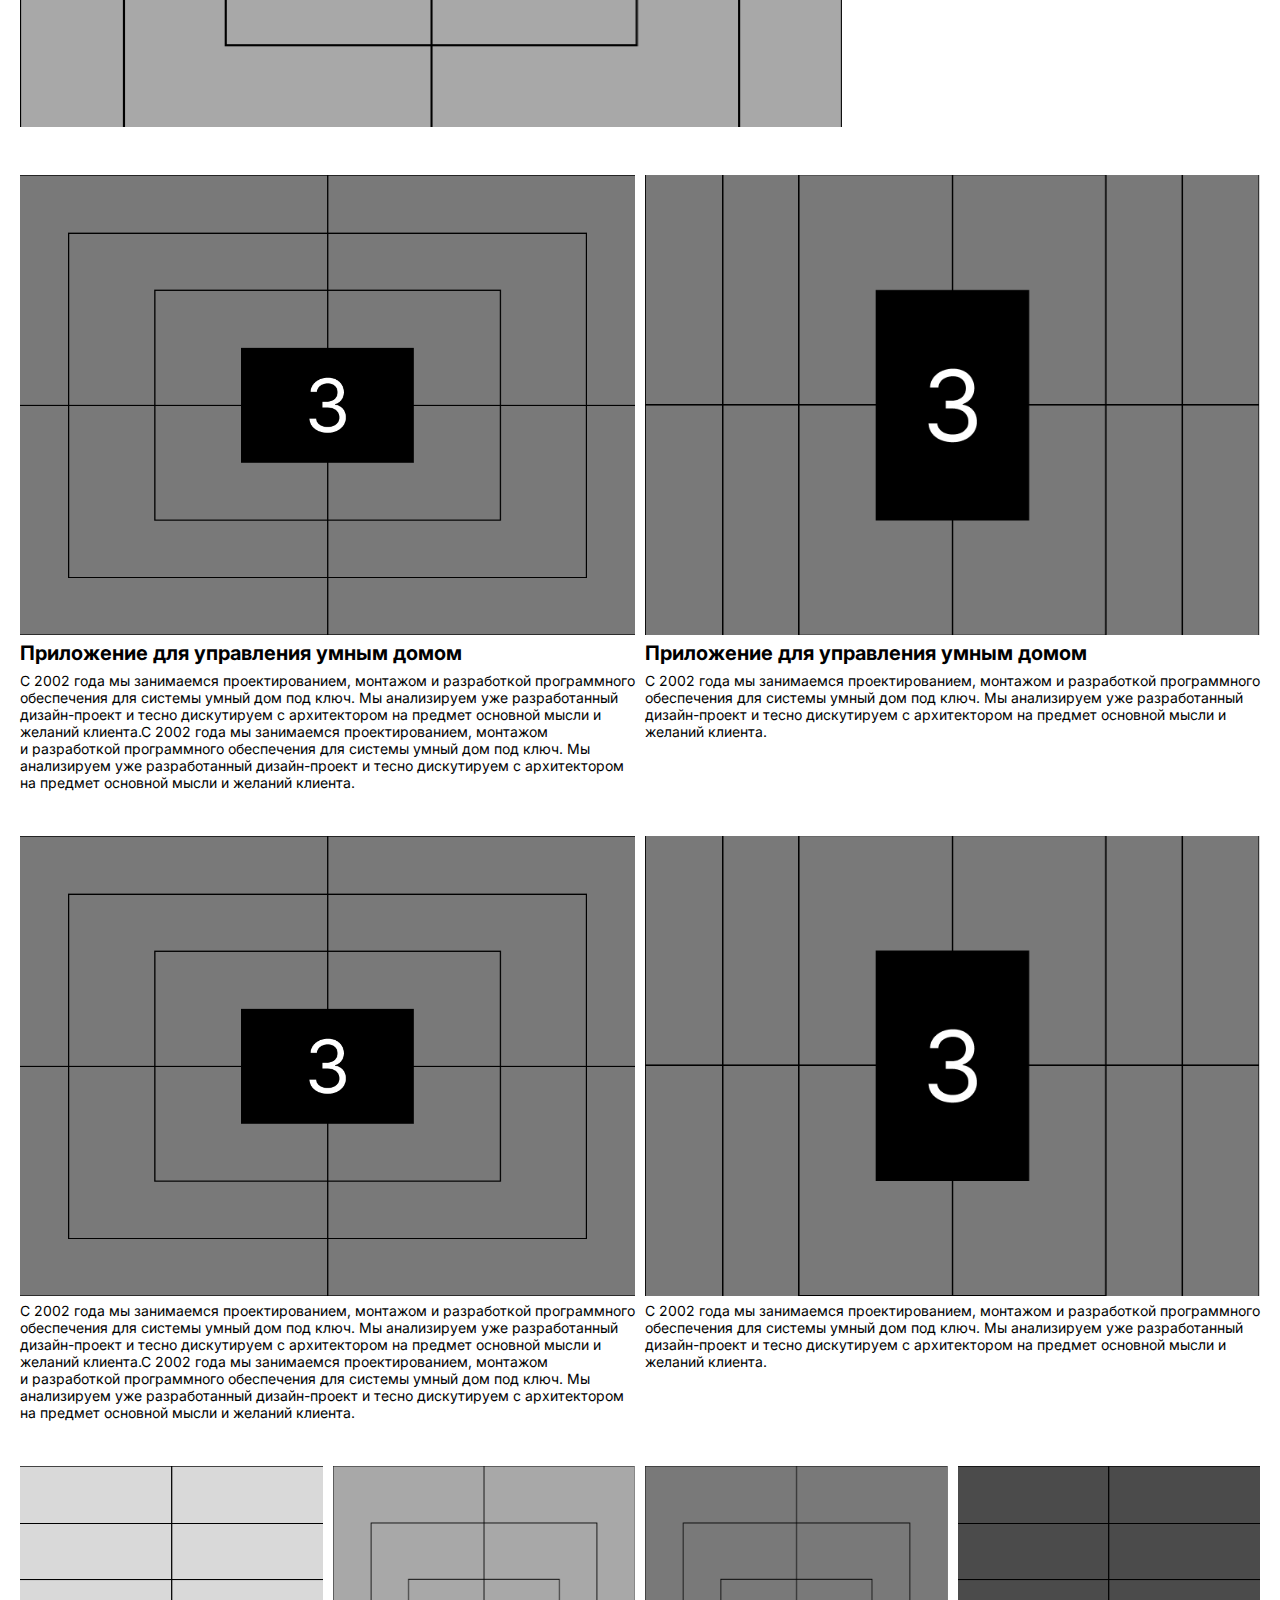
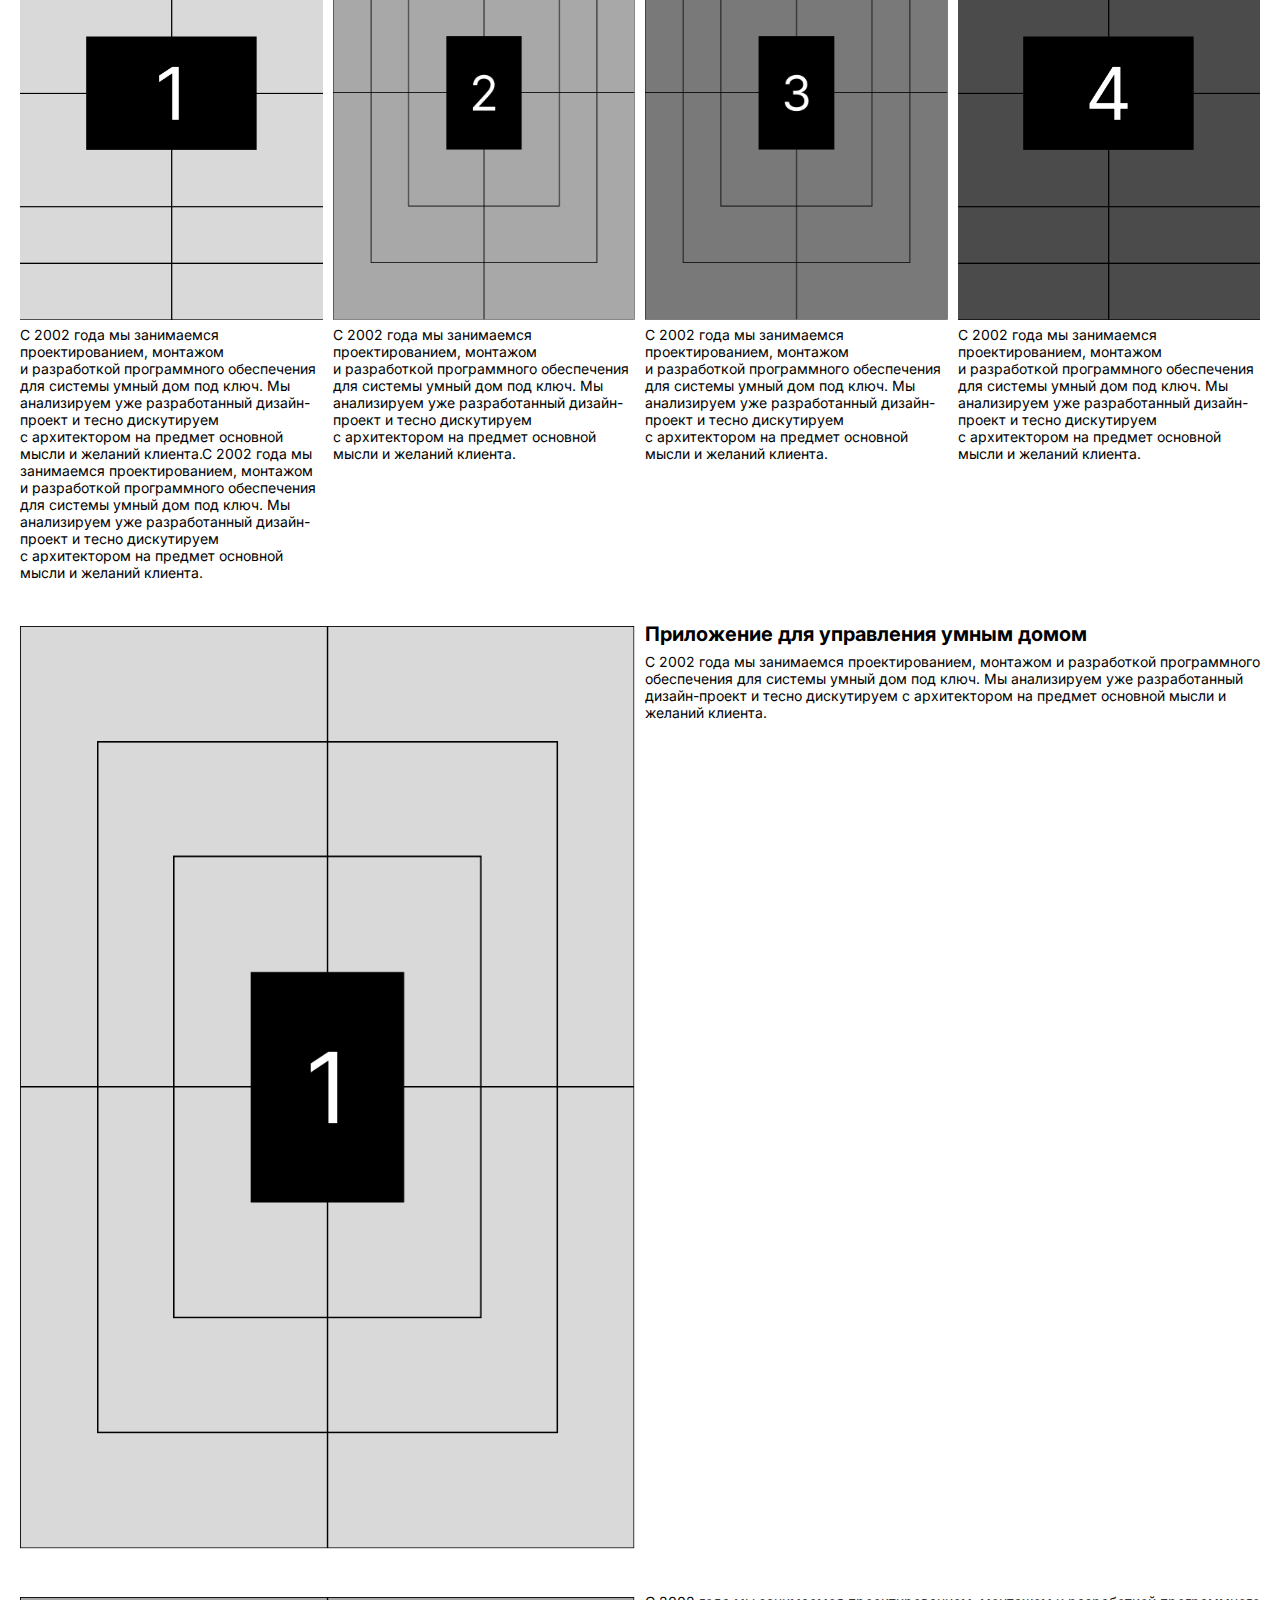
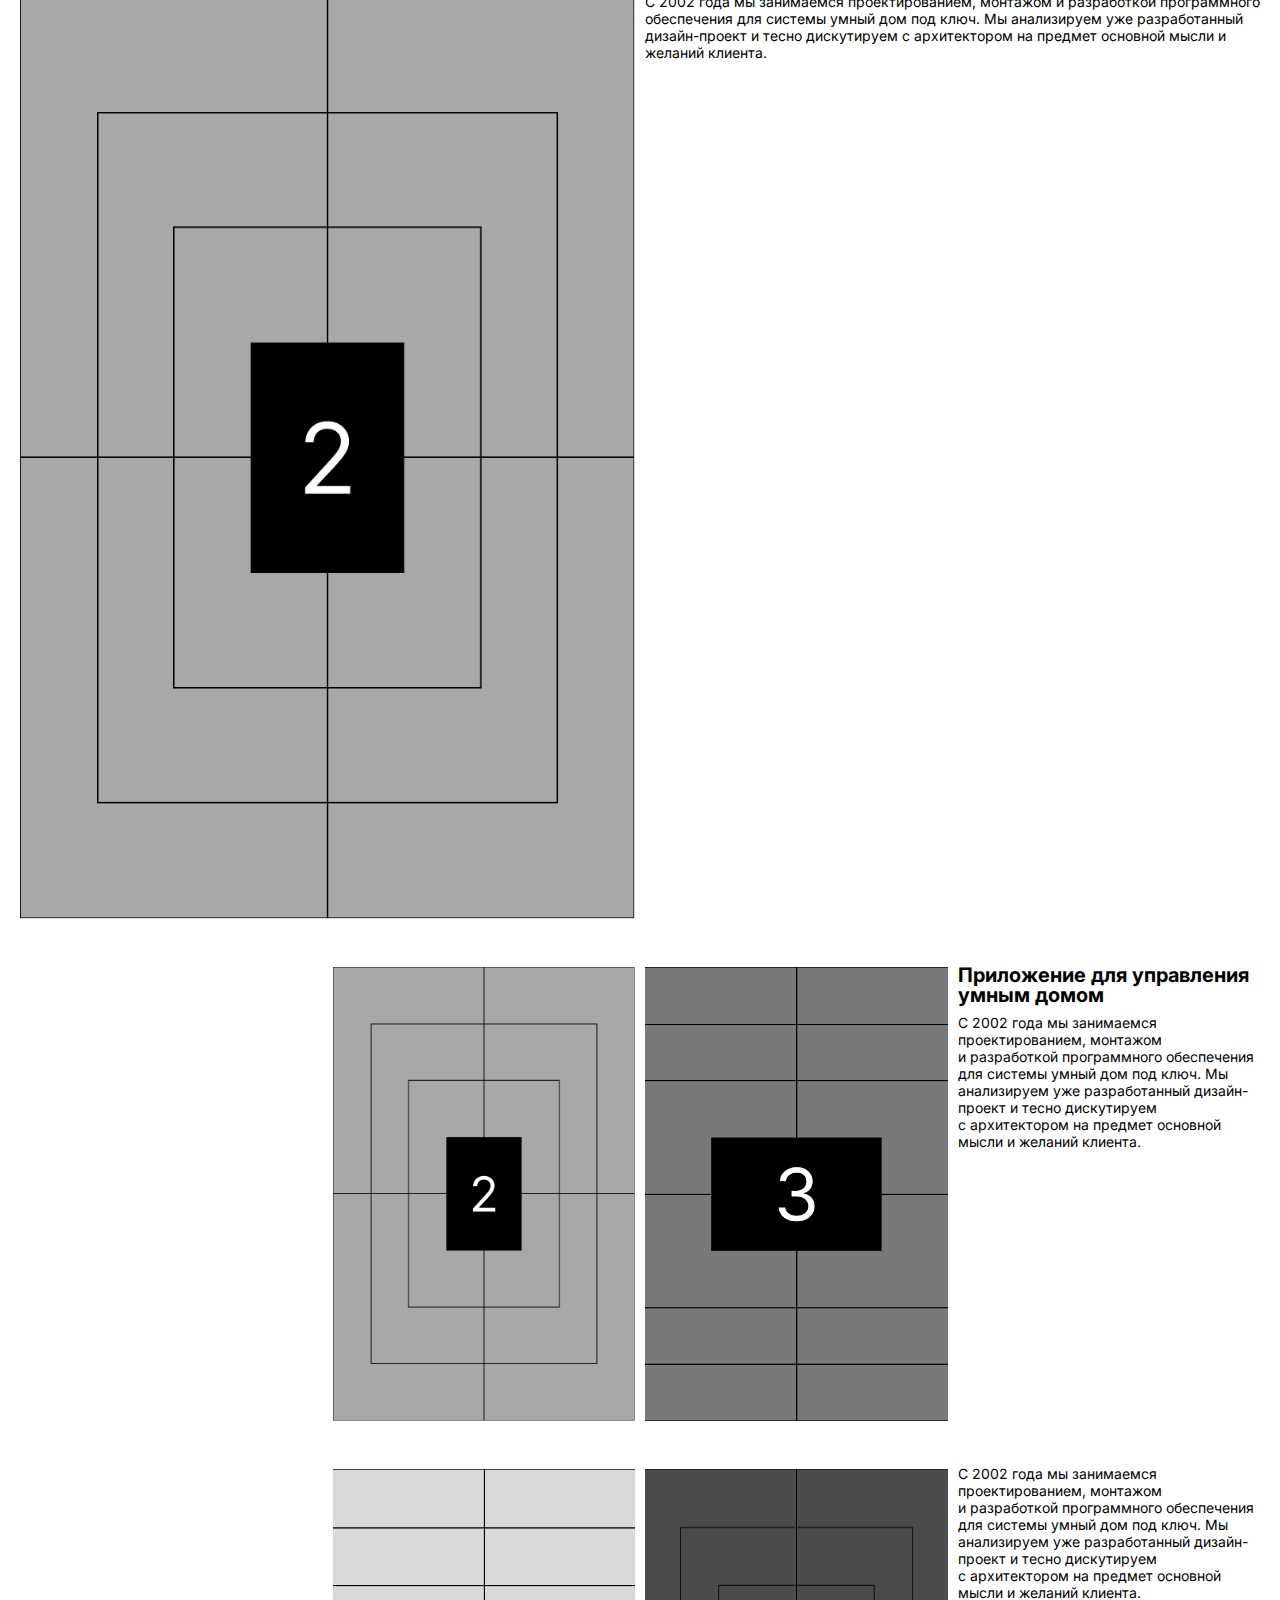
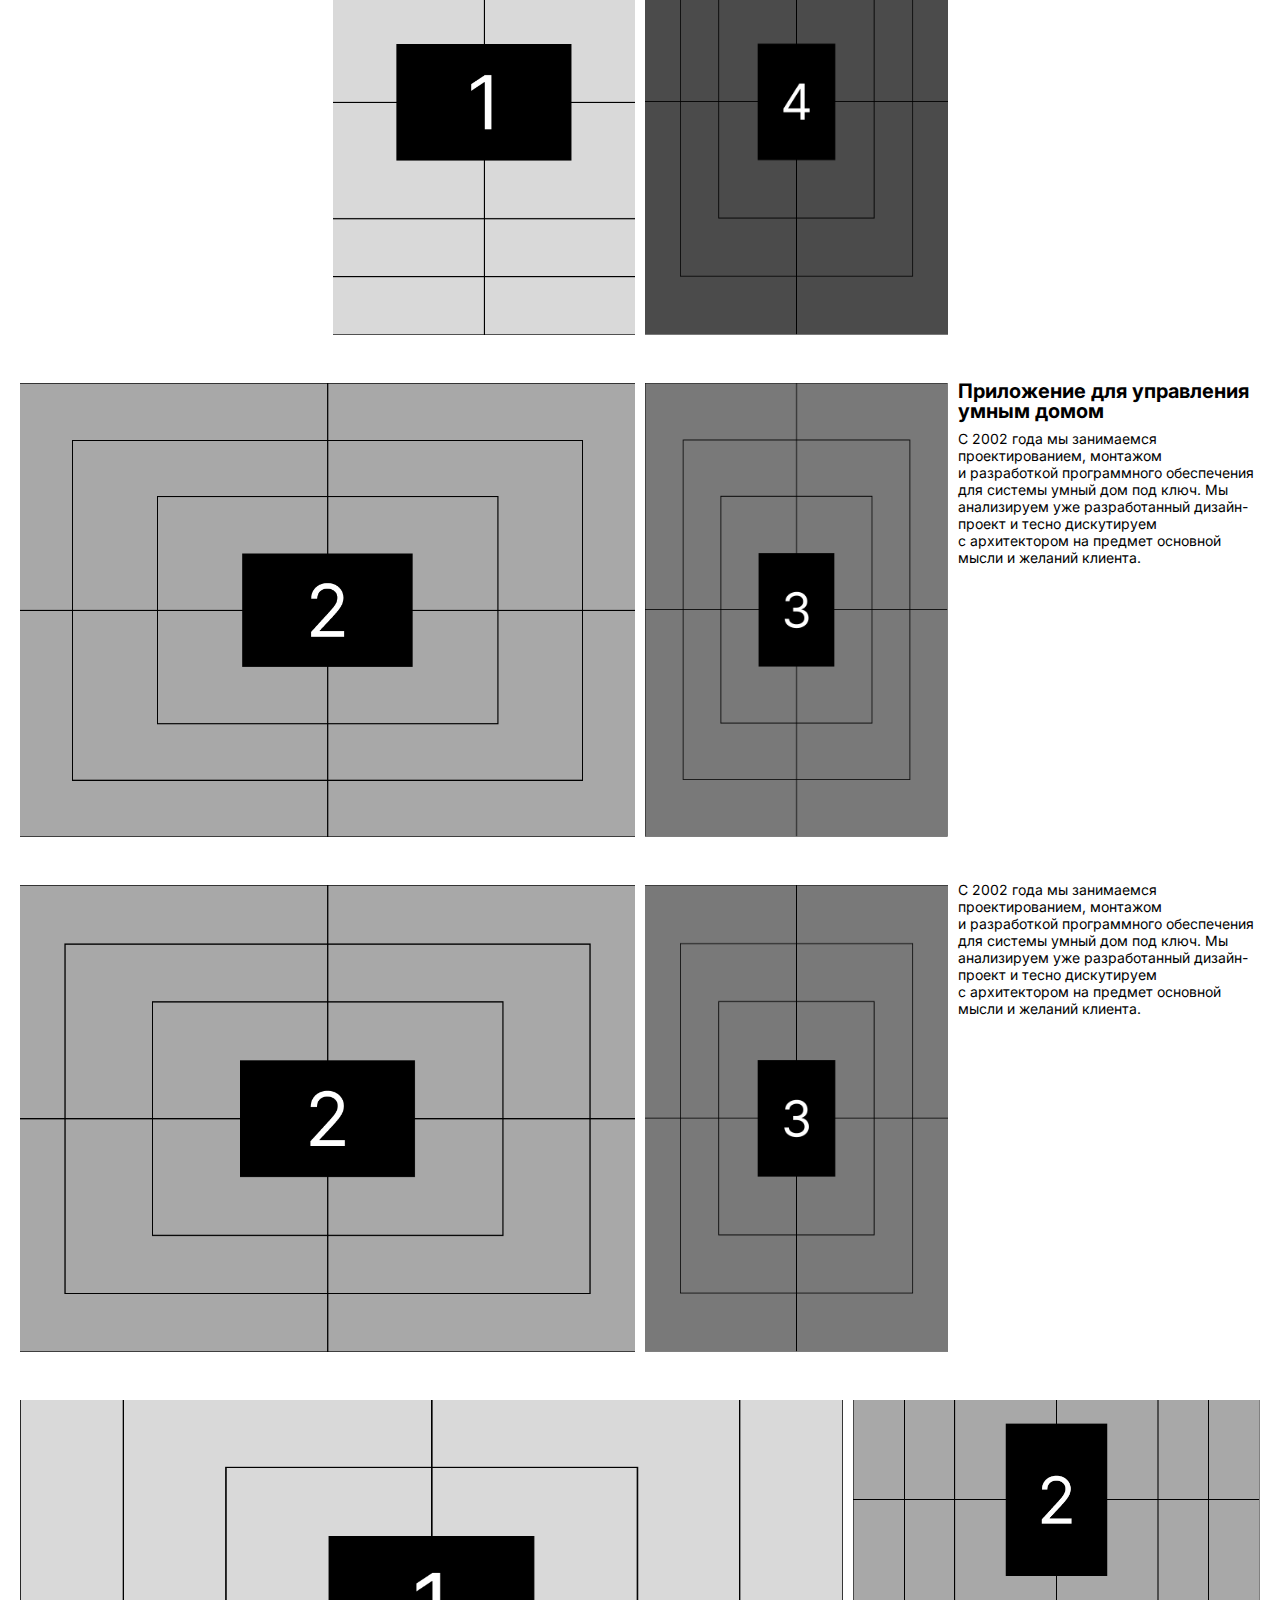
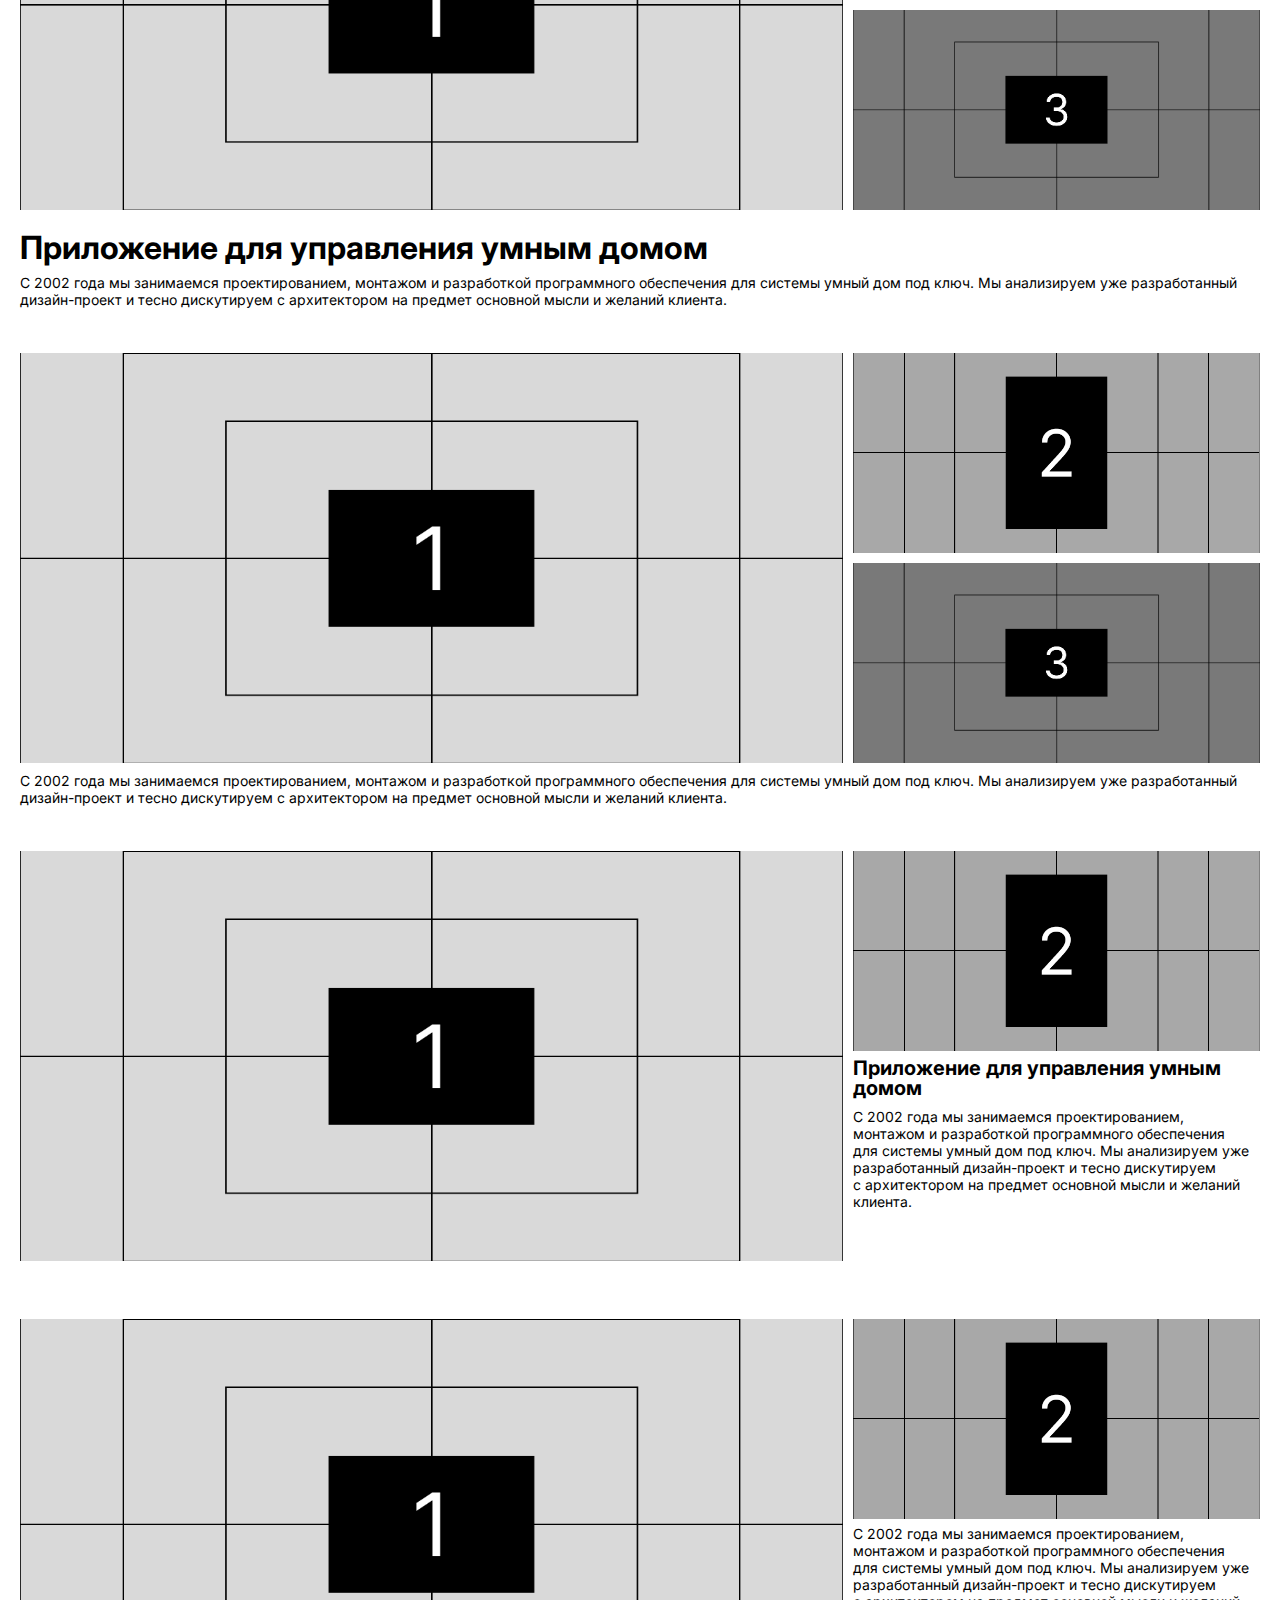
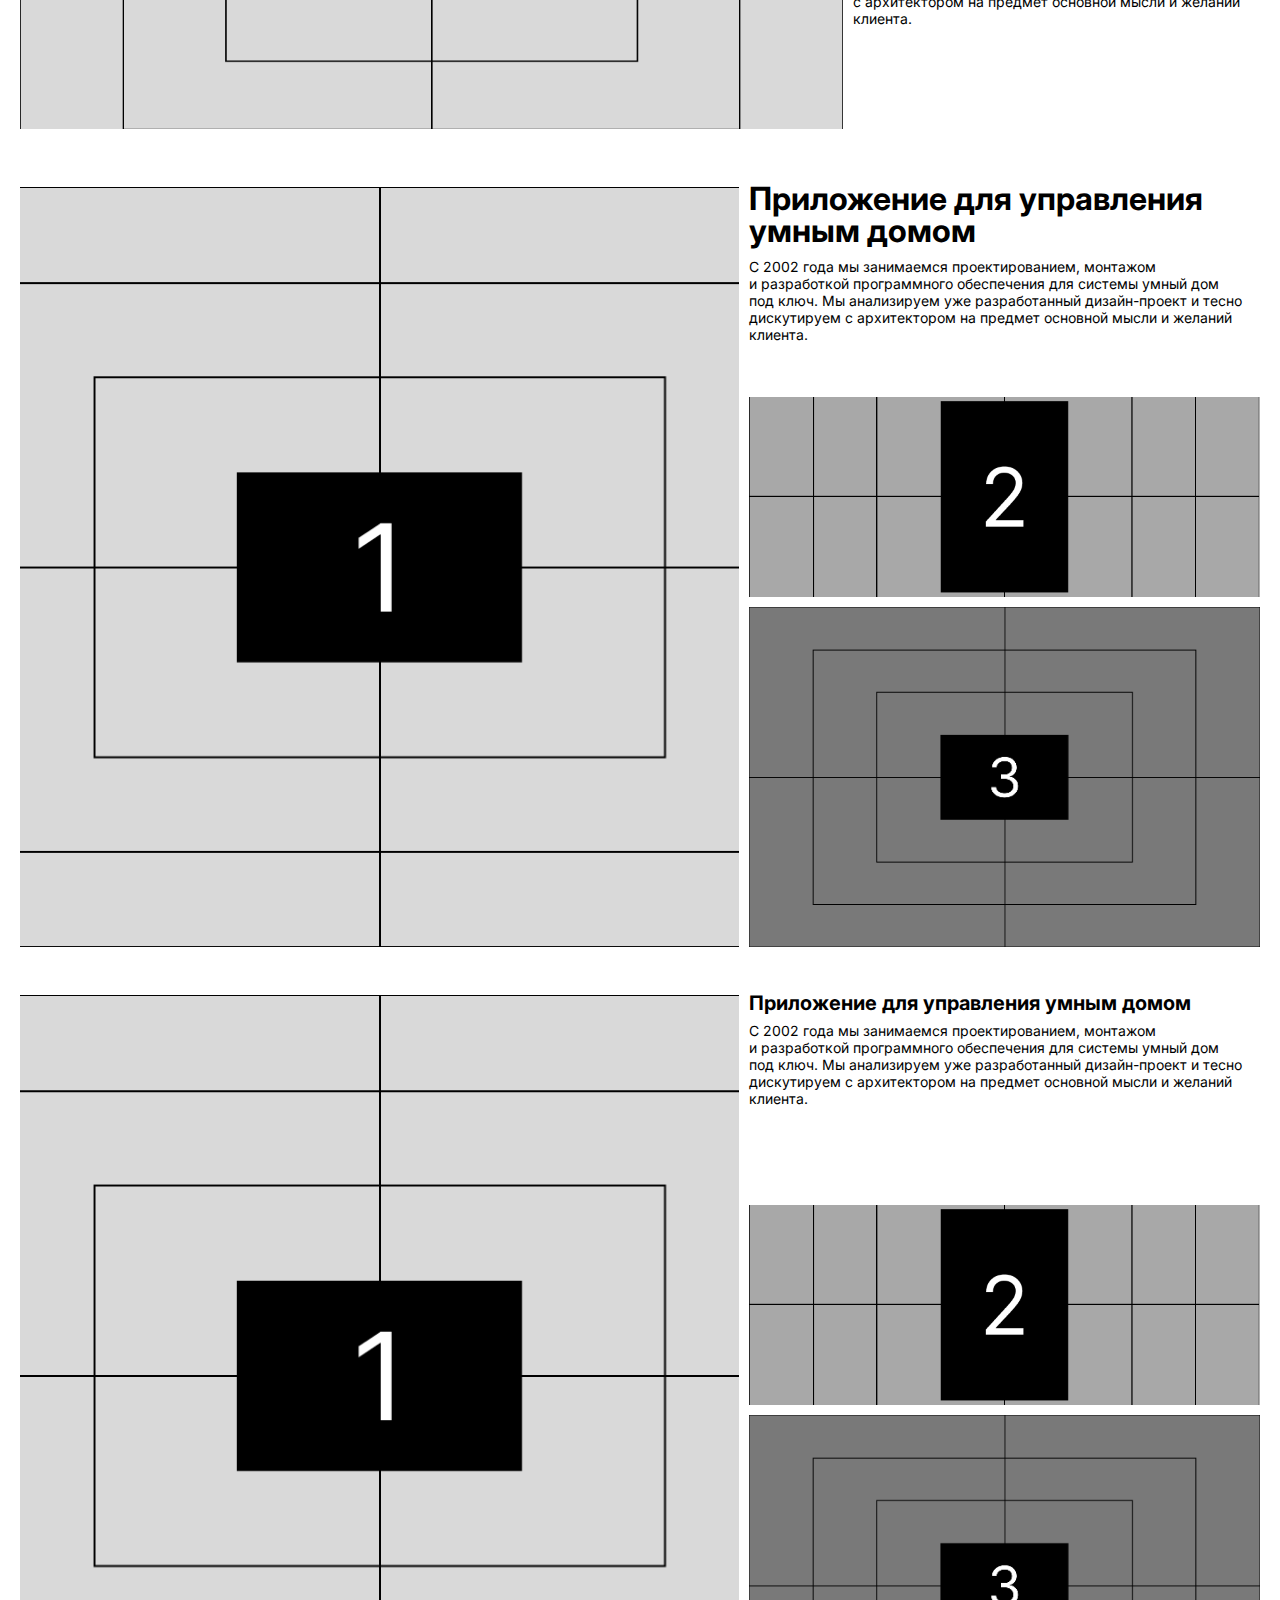
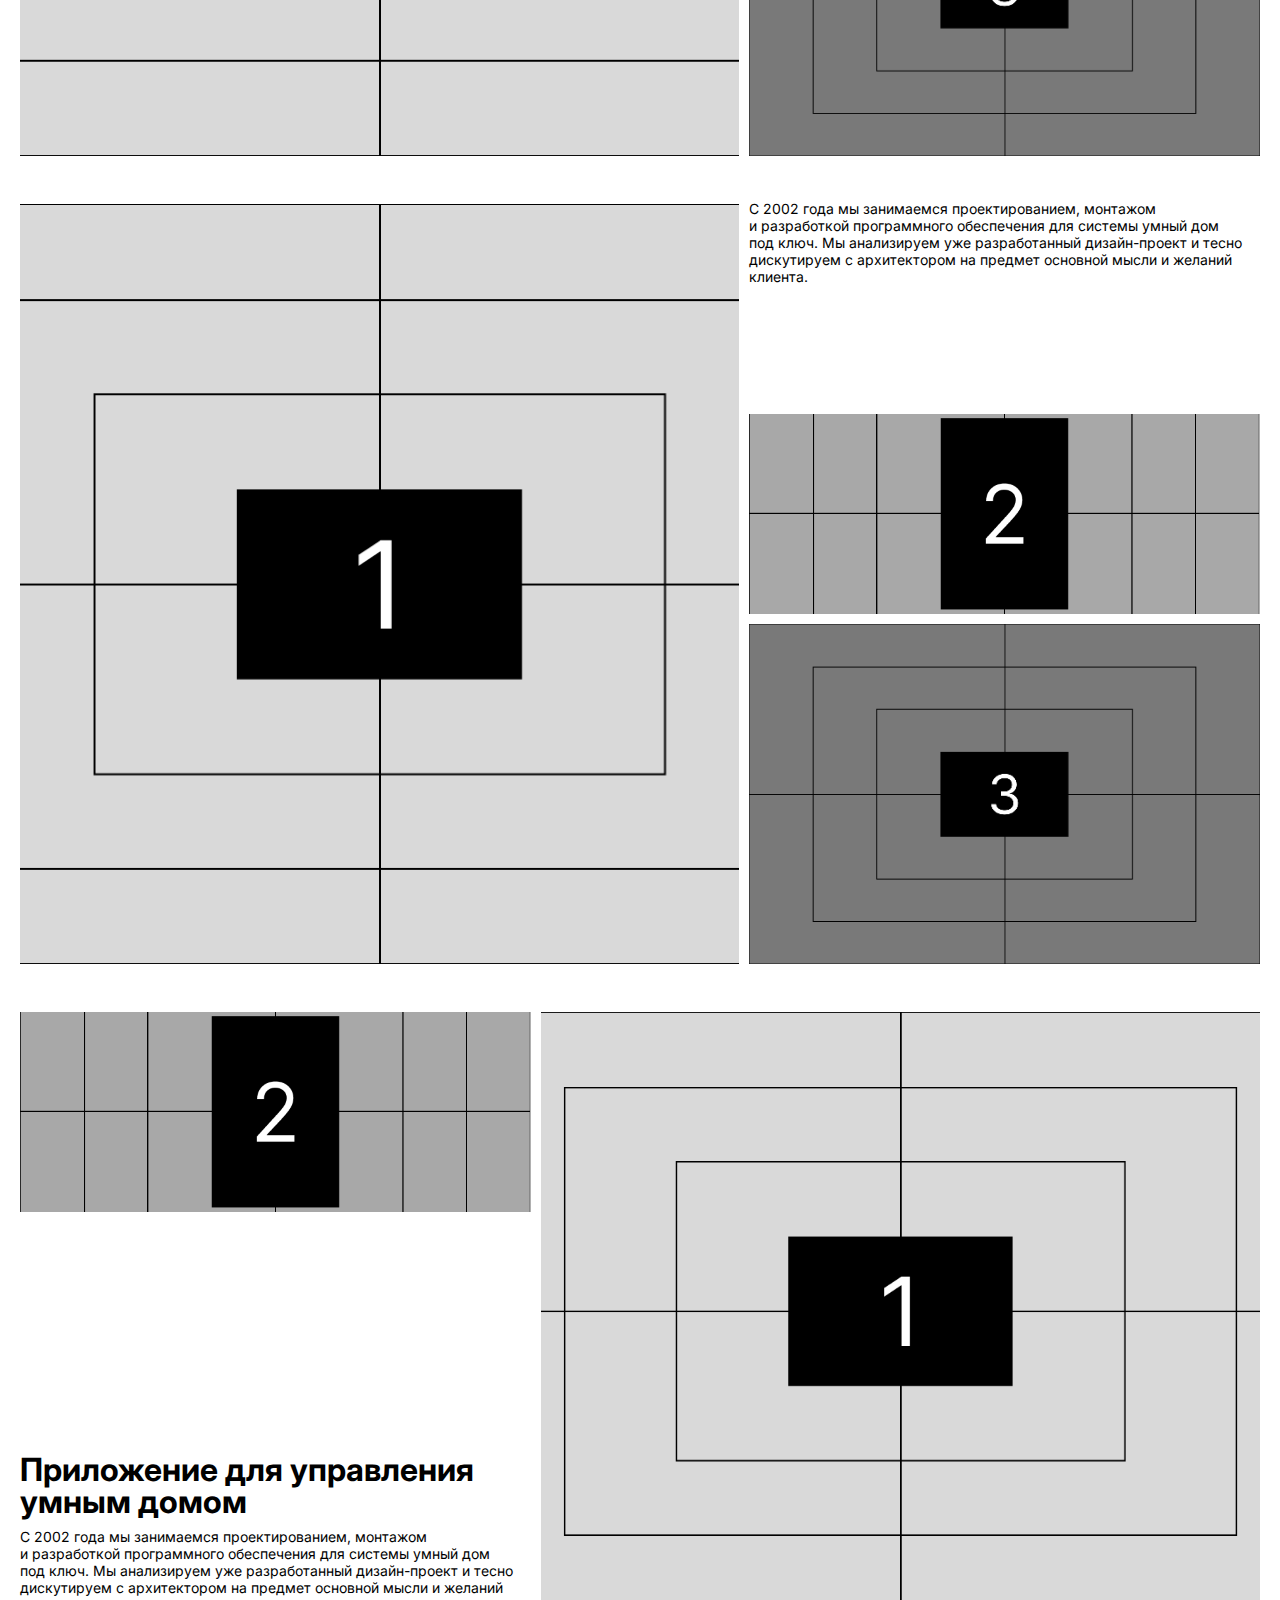
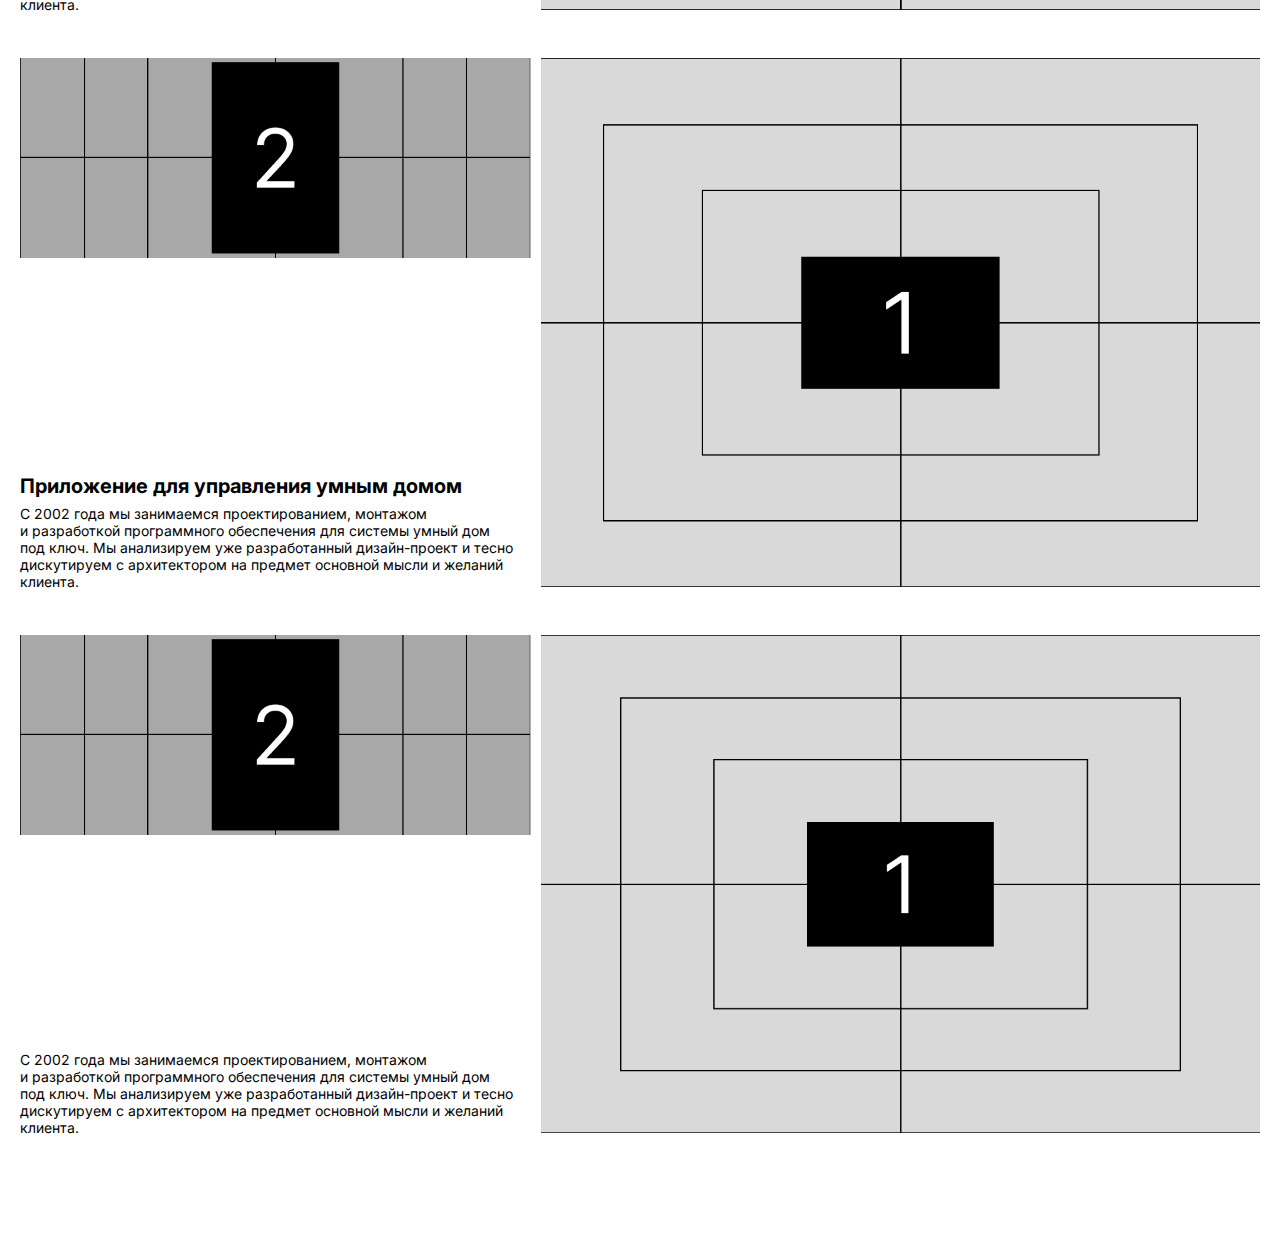
<file: header.html>
<!DOCTYPE html>
<html lang="ru">
<head>
  <meta charset="UTF-8">
  <meta name="viewport" content="width=device-width, initial-scale=1.0">
  <title>Мой первый сайт</title>
  <!-- Подключение CSS -->
  <link rel="stylesheet" href="style.css">
  <link rel="preconnect" href="https://fonts.googleapis.com">
  <link rel="preconnect" href="https://fonts.gstatic.com" crossorigin>
  <link href="https://fonts.googleapis.com/css2?family=Inter:ital,opsz,wght@0,14..32,100..900;1,14..32,100..900&display=swap" rel="stylesheet">
</head>
<body>
  <header class="profile">
    <div class="profile_info">
      <svg class="btn_back" width="62" height="62" viewBox="0 0 62 62" fill="none" xmlns="http://www.w3.org/2000/svg">
        <rect x="0.5" y="0.5" width="61" height="61" rx="30.5" stroke="black"/>
        <path d="M47.5 31.5H15M15 31.5L28 19M15 31.5L28 44" stroke="black"/>
      </svg>
      <div class="profile_row">
        <div class="avatar"></div>
        <div class="text_block">
          <h2>Никита Шинков</h2>
          <p>Проектирую интерфейсы для мобильных, планшетных, десктопных и web-продуктов; разрабатываю фирменный стиль и 2D-анимацию.</p>
        </div>
      </div>
    </div>
    <div class="profile_contacts">
          <a href="mailto:nikitashinkov22@gmail.com">nikitashinkov22@gmail.com</a>
          <a href="https://t.me/nikeshik" target="_blank" rel="noopener noreferrer">Telegram: @Nikeshik</a>
    </div>
  </header>

  <main>
    <div class="container temp_i12h1t12">
      <div class="col-12">
        <img src="img/img_example_1_v.png" alt="Пример изображения">
        <h1>Приложение для управления умным домом</h1>
        <p>С 2002 года мы занимаемся проектированием, монтажом и разработкой программного обеспечения для системы умный дом под ключ. Мы анализируем уже разработанный дизайн-проект и тесно дискутируем с архитектором на предмет основной мысли и желаний клиента.</p>
      </div>
    </div>
    <div class="container temp_i10_h2t2">
      <div class="col-10">
        <img src="img/img_example_2_v.png" alt="Пример изображения">
      </div>
      <div class="col-2">
        <h2>Приложение для управления умным домом</h2>
        <p>С 2002 года мы занимаемся проектированием, монтажом и разработкой программного обеспечения для системы умный дом под ключ. Мы анализируем уже разработанный дизайн-проект и тесно дискутируем с архитектором на предмет основной мысли и желаний клиента.</p>
      </div>
    </div>
    <div class="container temp_i6h2t6_i6h2t6">
      <div class="col-6">
        <img src="img/img_example_3.png" alt="Пример изображения">
        <g class="mobile_text">
          <h2>Приложение для управления умным домом</h2>
          <p>С 2002 года мы занимаемся проектированием, монтажом и разработкой программного обеспечения для системы умный дом под ключ. Мы анализируем уже разработанный дизайн-проект и тесно дискутируем с архитектором на предмет основной мысли и желаний клиента.С 2002 года мы занимаемся проектированием, монтажом и разработкой программного обеспечения для системы умный дом под ключ. Мы анализируем уже разработанный дизайн-проект и тесно дискутируем с архитектором на предмет основной мысли и желаний клиента.</p>
        </g>
      </div>
      <div class="col-6">
        <img src="img/img_example_3_v.png" alt="Пример изображения">
        <g class="mobile_text">
          <h2>Приложение для управления умным домом</h2>
          <p>С 2002 года мы занимаемся проектированием, монтажом и разработкой программного обеспечения для системы умный дом под ключ. Мы анализируем уже разработанный дизайн-проект и тесно дискутируем с архитектором на предмет основной мысли и желаний клиента.</p>
        </g>
      </div>
      <div class="col-6 desktop_text">
        <h2>Приложение для управления умным домом</h2>
        <p>С 2002 года мы занимаемся проектированием, монтажом и разработкой программного обеспечения для системы умный дом под ключ. Мы анализируем уже разработанный дизайн-проект и тесно дискутируем с архитектором на предмет основной мысли и желаний клиента.С 2002 года мы занимаемся проектированием, монтажом и разработкой программного обеспечения для системы умный дом под ключ. Мы анализируем уже разработанный дизайн-проект и тесно дискутируем с архитектором на предмет основной мысли и желаний клиента.</p>
      </div>
      <div class="col-6 desktop_text">
        <h2>Приложение для управления умным домом</h2>
        <p>С 2002 года мы занимаемся проектированием, монтажом и разработкой программного обеспечения для системы умный дом под ключ. Мы анализируем уже разработанный дизайн-проект и тесно дискутируем с архитектором на предмет основной мысли и желаний клиента.</p>
      </div>
    </div>
    <div class="container temp_i6t6_i6t6">
      <div class="col-6">
        <img src="img/img_example_3.png" alt="Пример изображения">
        <g class="mobile_text">
          <p>С 2002 года мы занимаемся проектированием, монтажом и разработкой программного обеспечения для системы умный дом под ключ. Мы анализируем уже разработанный дизайн-проект и тесно дискутируем с архитектором на предмет основной мысли и желаний клиента.С 2002 года мы занимаемся проектированием, монтажом и разработкой программного обеспечения для системы умный дом под ключ. Мы анализируем уже разработанный дизайн-проект и тесно дискутируем с архитектором на предмет основной мысли и желаний клиента.</p>
        </g>
      </div>
      <div class="col-6">
        <img src="img/img_example_3_v.png" alt="Пример изображения">
        <g class="mobile_text">
          <p>С 2002 года мы занимаемся проектированием, монтажом и разработкой программного обеспечения для системы умный дом под ключ. Мы анализируем уже разработанный дизайн-проект и тесно дискутируем с архитектором на предмет основной мысли и желаний клиента.</p>
        </g>
      </div>
      <div class="col-6 desktop_text">
        <p>С 2002 года мы занимаемся проектированием, монтажом и разработкой программного обеспечения для системы умный дом под ключ. Мы анализируем уже разработанный дизайн-проект и тесно дискутируем с архитектором на предмет основной мысли и желаний клиента.С 2002 года мы занимаемся проектированием, монтажом и разработкой программного обеспечения для системы умный дом под ключ. Мы анализируем уже разработанный дизайн-проект и тесно дискутируем с архитектором на предмет основной мысли и желаний клиента.</p>
      </div>
      <div class="col-6 desktop_text">
        <p>С 2002 года мы занимаемся проектированием, монтажом и разработкой программного обеспечения для системы умный дом под ключ. Мы анализируем уже разработанный дизайн-проект и тесно дискутируем с архитектором на предмет основной мысли и желаний клиента.</p>
      </div>
    </div>
    <div class="container temp_i3t3x4">
      <div class="col-3 add_margin">
        <img src="img/img_example_1.png" alt="Пример изображения">
        <g class="mobile_text">
          <p>С 2002 года мы занимаемся проектированием, монтажом и разработкой программного обеспечения для системы умный дом под ключ. Мы анализируем уже разработанный дизайн-проект и тесно дискутируем с архитектором на предмет основной мысли и желаний клиента.С 2002 года мы занимаемся проектированием, монтажом и разработкой программного обеспечения для системы умный дом под ключ. Мы анализируем уже разработанный дизайн-проект и тесно дискутируем с архитектором на предмет основной мысли и желаний клиента.</p>
        </g>
      </div>
      <div class="col-3 add_margin">
        <img src="img/img_example_2_v.png" alt="Пример изображения">
        <g class="mobile_text">
          <p>С 2002 года мы занимаемся проектированием, монтажом и разработкой программного обеспечения для системы умный дом под ключ. Мы анализируем уже разработанный дизайн-проект и тесно дискутируем с архитектором на предмет основной мысли и желаний клиента.</p>
        </g>
      </div>
      <div class="col-3">
        <img src="img/img_example_3_v.png" alt="Пример изображения">
        <g class="mobile_text">
          <p>С 2002 года мы занимаемся проектированием, монтажом и разработкой программного обеспечения для системы умный дом под ключ. Мы анализируем уже разработанный дизайн-проект и тесно дискутируем с архитектором на предмет основной мысли и желаний клиента.</p>
        </g>
      </div>
      <div class="col-3">
        <img src="img/img_example_4.png" alt="Пример изображения">
        <g class="mobile_text">
          <p>С 2002 года мы занимаемся проектированием, монтажом и разработкой программного обеспечения для системы умный дом под ключ. Мы анализируем уже разработанный дизайн-проект и тесно дискутируем с архитектором на предмет основной мысли и желаний клиента.</p>
        </g>
      </div>
      <div class="col-3 desktop_text">
        <p>С 2002 года мы занимаемся проектированием, монтажом и разработкой программного обеспечения для системы умный дом под ключ. Мы анализируем уже разработанный дизайн-проект и тесно дискутируем с архитектором на предмет основной мысли и желаний клиента.С 2002 года мы занимаемся проектированием, монтажом и разработкой программного обеспечения для системы умный дом под ключ. Мы анализируем уже разработанный дизайн-проект и тесно дискутируем с архитектором на предмет основной мысли и желаний клиента.</p>
      </div>
      <div class="col-3 desktop_text">
        <p>С 2002 года мы занимаемся проектированием, монтажом и разработкой программного обеспечения для системы умный дом под ключ. Мы анализируем уже разработанный дизайн-проект и тесно дискутируем с архитектором на предмет основной мысли и желаний клиента.</p>
      </div>
      <div class="col-3 desktop_text">
        <p>С 2002 года мы занимаемся проектированием, монтажом и разработкой программного обеспечения для системы умный дом под ключ. Мы анализируем уже разработанный дизайн-проект и тесно дискутируем с архитектором на предмет основной мысли и желаний клиента.</p>
      </div>
      <div class="col-3 desktop_text">
        <p>С 2002 года мы занимаемся проектированием, монтажом и разработкой программного обеспечения для системы умный дом под ключ. Мы анализируем уже разработанный дизайн-проект и тесно дискутируем с архитектором на предмет основной мысли и желаний клиента.</p>
      </div>
    </div>
    <div class="container temp_i6_h2t6">
      <div class="col-6">
        <img src="img/img_example_1_v.png" alt="Пример изображения">
      </div>
      <div class="col-6">
        <h2>Приложение для управления умным домом</h2>
        <p>С 2002 года мы занимаемся проектированием, монтажом и разработкой программного обеспечения для системы умный дом под ключ. Мы анализируем уже разработанный дизайн-проект и тесно дискутируем с архитектором на предмет основной мысли и желаний клиента.</p>
      </div>
    </div>
    <div class="container temp_i6_t6">
      <div class="col-6">
        <img src="img/img_example_2_v.png" alt="Пример изображения">
      </div>
      <div class="col-6">
        <p>С 2002 года мы занимаемся проектированием, монтажом и разработкой программного обеспечения для системы умный дом под ключ. Мы анализируем уже разработанный дизайн-проект и тесно дискутируем с архитектором на предмет основной мысли и желаний клиента.</p>
      </div>
    </div>
    <div class="container temp_s3_i3_i3_h2t3">
      <div class="col-3 desktop_text">
      </div>
      <div class="col-3">
        <img src="img/img_example_2_v.png" alt="Пример изображения">
      </div>
      <div class="col-3">
        <img src="img/img_example_3.png" alt="Пример изображения">
      </div>
      <div class="col-3 mobile-col-12">
        <h2>Приложение для управления умным домом</h2>
        <p>С 2002 года мы занимаемся проектированием, монтажом и разработкой программного обеспечения для системы умный дом под ключ. Мы анализируем уже разработанный дизайн-проект и тесно дискутируем с архитектором на предмет основной мысли и желаний клиента.</p>
      </div>
    </div>
    <div class="container temp_s3_i3_i3_t3">
      <div class="col-3 desktop_text">
      </div>
      <div class="col-3">
        <img src="img/img_example_1.png" alt="Пример изображения">
      </div>
      <div class="col-3">
        <img src="img/img_example_4_v.png" alt="Пример изображения">
      </div>
      <div class="col-3 mobile-col-12">
        <p>С 2002 года мы занимаемся проектированием, монтажом и разработкой программного обеспечения для системы умный дом под ключ. Мы анализируем уже разработанный дизайн-проект и тесно дискутируем с архитектором на предмет основной мысли и желаний клиента.</p>
      </div>
    </div>
    <div class="container temp_i6_i3_h2t3">
      <div class="col-6">
        <img src="img/img_example_2.png" alt="Пример изображения">
      </div>
      <div class="col-3">
        <img src="img/img_example_3_v.png" alt="Пример изображения">
        <div class="mobile_text">
          <h2>Приложение для управления умным домом</h2>
          <p>С 2002 года мы занимаемся проектированием, монтажом и разработкой программного обеспечения для системы умный дом под ключ. Мы анализируем уже разработанный дизайн-проект и тесно дискутируем с архитектором на предмет основной мысли и желаний клиента.</p>
      </div>
      </div>
      <div class="col-3 desktop_text">
        <h2>Приложение для управления умным домом</h2>
        <p>С 2002 года мы занимаемся проектированием, монтажом и разработкой программного обеспечения для системы умный дом под ключ. Мы анализируем уже разработанный дизайн-проект и тесно дискутируем с архитектором на предмет основной мысли и желаний клиента.</p>
      </div>
    </div>
    <div class="container temp_i6_i3_t3">
      <div class="col-6">
        <img src="img/img_example_2.png" alt="Пример изображения">
      </div>
      <div class="col-3">
        <img src="img/img_example_3_v.png" alt="Пример изображения">
        <div class="mobile_text">
          <p>С 2002 года мы занимаемся проектированием, монтажом и разработкой программного обеспечения для системы умный дом под ключ. Мы анализируем уже разработанный дизайн-проект и тесно дискутируем с архитектором на предмет основной мысли и желаний клиента.</p>
        </div>
      </div>
      <div class="col-3 desktop_text">
        <p>С 2002 года мы занимаемся проектированием, монтажом и разработкой программного обеспечения для системы умный дом под ключ. Мы анализируем уже разработанный дизайн-проект и тесно дискутируем с архитектором на предмет основной мысли и желаний клиента.</p>
      </div>
    </div>
    <div class="container temp_i8_i2x4_h1t12">
      <div class="col-8">
        <img src="img/img_example_1.png" alt="Пример изображения">
      </div>
      <div class="col-4">
        <img src="img/img_example_2_v.png" alt="Пример изображения">
      </div>
      <div class="col-4">
        <img src="img/img_example_3.png" alt="Пример изображения">
      </div>
      <div class="col-12">
        <h1>Приложение для управления умным домом</h1>
        <p>С 2002 года мы занимаемся проектированием, монтажом и разработкой программного обеспечения для системы умный дом под ключ. Мы анализируем уже разработанный дизайн-проект и тесно дискутируем с архитектором на предмет основной мысли и желаний клиента.</p>
      </div>
    </div>
    <div class="container temp_i8_i2x4_t12">
      <div class="col-8">
        <img src="img/img_example_1.png" alt="Пример изображения">
      </div>
      <div class="col-4">
        <img src="img/img_example_2_v.png" alt="Пример изображения">
      </div>
      <div class="col-4">
        <img src="img/img_example_3.png" alt="Пример изображения">
      </div>
      <div class="col-12">
        <p>С 2002 года мы занимаемся проектированием, монтажом и разработкой программного обеспечения для системы умный дом под ключ. Мы анализируем уже разработанный дизайн-проект и тесно дискутируем с архитектором на предмет основной мысли и желаний клиента.</p>
      </div>
    </div>
    <div class="container temp_i8_i4h2t4">
      <div class="col-8">
        <img src="img/img_example_1.png" alt="Пример изображения">
      </div>
      <div class="col-4 side_img">
        <img src="img/img_example_2_v.png" alt="Пример изображения">
      </div>
      <div class="col-4 mobile-col-12">
        <h2>Приложение для управления умным домом</h2>
        <p>С 2002 года мы занимаемся проектированием, монтажом и разработкой программного обеспечения для системы умный дом под ключ. Мы анализируем уже разработанный дизайн-проект и тесно дискутируем с архитектором на предмет основной мысли и желаний клиента.</p>
      </div>
    </div>
    <div class="container temp_i8_i4t4">
      <div class="col-8">
        <img src="img/img_example_1.png" alt="Пример изображения">
      </div>
      <div class="col-4 side_img">
        <img src="img/img_example_2_v.png" alt="Пример изображения">
      </div>
      <div class="col-4 mobile-col-12">
        <p>С 2002 года мы занимаемся проектированием, монтажом и разработкой программного обеспечения для системы умный дом под ключ. Мы анализируем уже разработанный дизайн-проект и тесно дискутируем с архитектором на предмет основной мысли и желаний клиента.</p>
      </div>
    </div>
    <div class="container temp_i7_h1t5_i5x2">
      <div class="col-7">
        <img src="img/img_example_1.png" alt="Пример изображения">
      </div>
      <div class="col-5 desktop_text">
        <h1>Приложение для управления умным домом</h1>
        <p>С 2002 года мы занимаемся проектированием, монтажом и разработкой программного обеспечения для системы умный дом под ключ. Мы анализируем уже разработанный дизайн-проект и тесно дискутируем с архитектором на предмет основной мысли и желаний клиента.</p>
      </div>
      <div class="col-5">
        <img src="img/img_example_2_v.png" alt="Пример изображения">
      </div>
      <div class="col-5">
        <img src="img/img_example_3.png" alt="Пример изображения">
      </div>
      <div class="col-5 mobile_text mobile-col-12">
        <h1>Приложение для управления умным домом</h1>
        <p>С 2002 года мы занимаемся проектированием, монтажом и разработкой программного обеспечения для системы умный дом под ключ. Мы анализируем уже разработанный дизайн-проект и тесно дискутируем с архитектором на предмет основной мысли и желаний клиента.</p>
      </div>
    </div>
    <div class="container temp_i7_h2t5_i5x2">
      <div class="col-7">
        <img src="img/img_example_1.png" alt="Пример изображения">
      </div>
      <div class="col-5 desktop_text">
        <h2>Приложение для управления умным домом</h2>
        <p>С 2002 года мы занимаемся проектированием, монтажом и разработкой программного обеспечения для системы умный дом под ключ. Мы анализируем уже разработанный дизайн-проект и тесно дискутируем с архитектором на предмет основной мысли и желаний клиента.</p>
      </div>
      <div class="col-5">
        <img src="img/img_example_2_v.png" alt="Пример изображения">
      </div>
      <div class="col-5">
        <img src="img/img_example_3.png" alt="Пример изображения">
      </div>
      <div class="col-5 mobile_text mobile-col-12">
        <h2>Приложение для управления умным домом</h2>
        <p>С 2002 года мы занимаемся проектированием, монтажом и разработкой программного обеспечения для системы умный дом под ключ. Мы анализируем уже разработанный дизайн-проект и тесно дискутируем с архитектором на предмет основной мысли и желаний клиента.</p>
      </div>
    </div>
    <div class="container temp_i7_t5_i5x2">
      <div class="col-7">
        <img src="img/img_example_1.png" alt="Пример изображения">
      </div>
      <div class="col-5 desktop_text">
        <p>С 2002 года мы занимаемся проектированием, монтажом и разработкой программного обеспечения для системы умный дом под ключ. Мы анализируем уже разработанный дизайн-проект и тесно дискутируем с архитектором на предмет основной мысли и желаний клиента.</p>
      </div>
      <div class="col-5">
        <img src="img/img_example_2_v.png" alt="Пример изображения">
      </div>
      <div class="col-5">
        <img src="img/img_example_3.png" alt="Пример изображения">
      </div>
      <div class="col-5 mobile_text mobile-col-12">
        <p>С 2002 года мы занимаемся проектированием, монтажом и разработкой программного обеспечения для системы умный дом под ключ. Мы анализируем уже разработанный дизайн-проект и тесно дискутируем с архитектором на предмет основной мысли и желаний клиента.</p>
      </div>
    </div>
    <div class="container temp_h1t5_i7">
      <div class="col-5">
        <img src="img/img_example_2_v.png" alt="Пример изображения">
      </div>
      <div class="col-7">
        <img src="img/img_example_1.png" alt="Пример изображения">
      </div>
      <div class="col-5 desktop_text"></div>
      <div class="col-5">
        <h1>Приложение для управления умным домом</h1>
        <p>С 2002 года мы занимаемся проектированием, монтажом и разработкой программного обеспечения для системы умный дом под ключ. Мы анализируем уже разработанный дизайн-проект и тесно дискутируем с архитектором на предмет основной мысли и желаний клиента.</p>
      </div>
    </div>
    <div class="container temp_h2t5_i7">
      <div class="col-5">
        <img src="img/img_example_2_v.png" alt="Пример изображения">
      </div>
      <div class="col-7">
        <img src="img/img_example_1.png" alt="Пример изображения">
      </div>
      <div class="col-5 desktop_text"></div>
      <div class="col-5">
        <h2>Приложение для управления умным домом</h2>
        <p>С 2002 года мы занимаемся проектированием, монтажом и разработкой программного обеспечения для системы умный дом под ключ. Мы анализируем уже разработанный дизайн-проект и тесно дискутируем с архитектором на предмет основной мысли и желаний клиента.</p>
      </div>
    </div>
    <div class="container temp_t5_i7">
      <div class="col-5">
        <img src="img/img_example_2_v.png" alt="Пример изображения">
      </div>
      <div class="col-7">
        <img src="img/img_example_1.png" alt="Пример изображения">
      </div>
      <div class="col-5 desktop_text"></div>
      <div class="col-5">
        <p>С 2002 года мы занимаемся проектированием, монтажом и разработкой программного обеспечения для системы умный дом под ключ. Мы анализируем уже разработанный дизайн-проект и тесно дискутируем с архитектором на предмет основной мысли и желаний клиента.</p>
      </div>
    </div>

  </main>

  <!-- Подключение JavaScript -->
  <script src="script.js"></script>
</body>
</html>
</file>
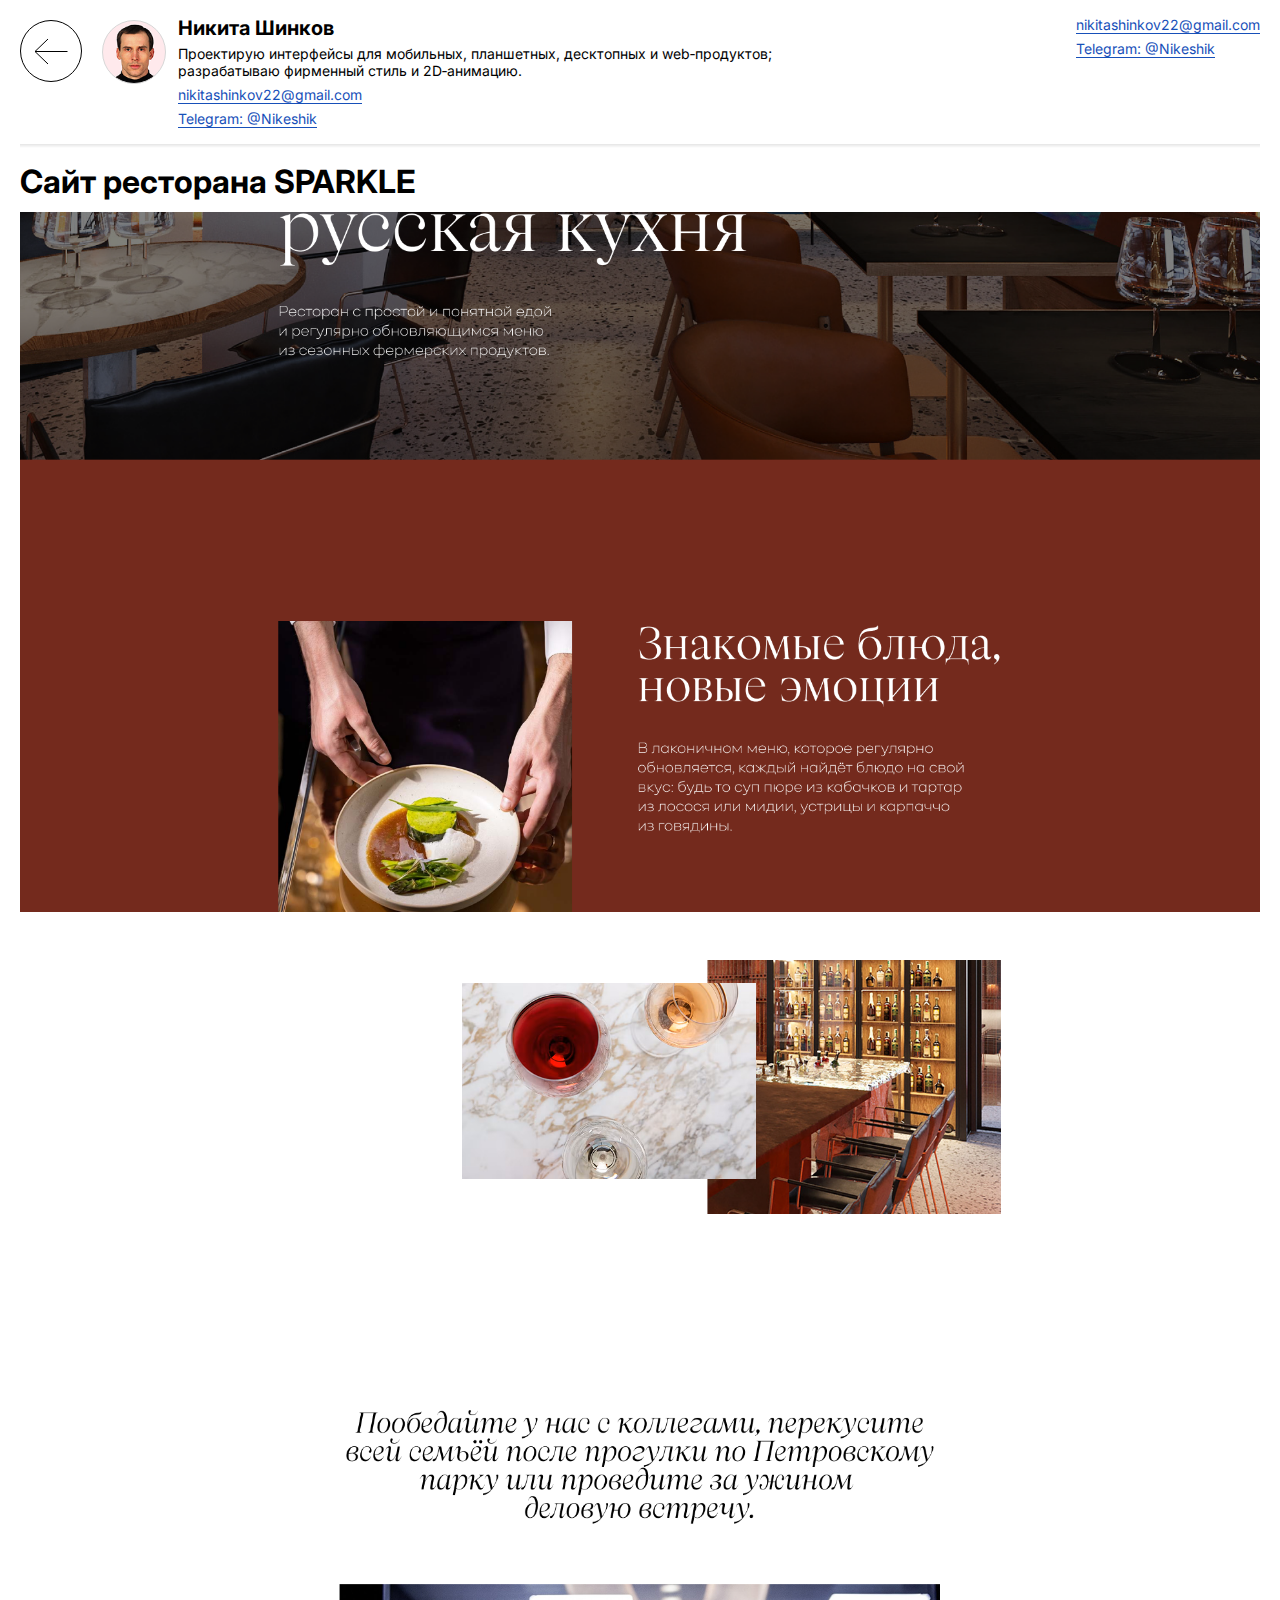
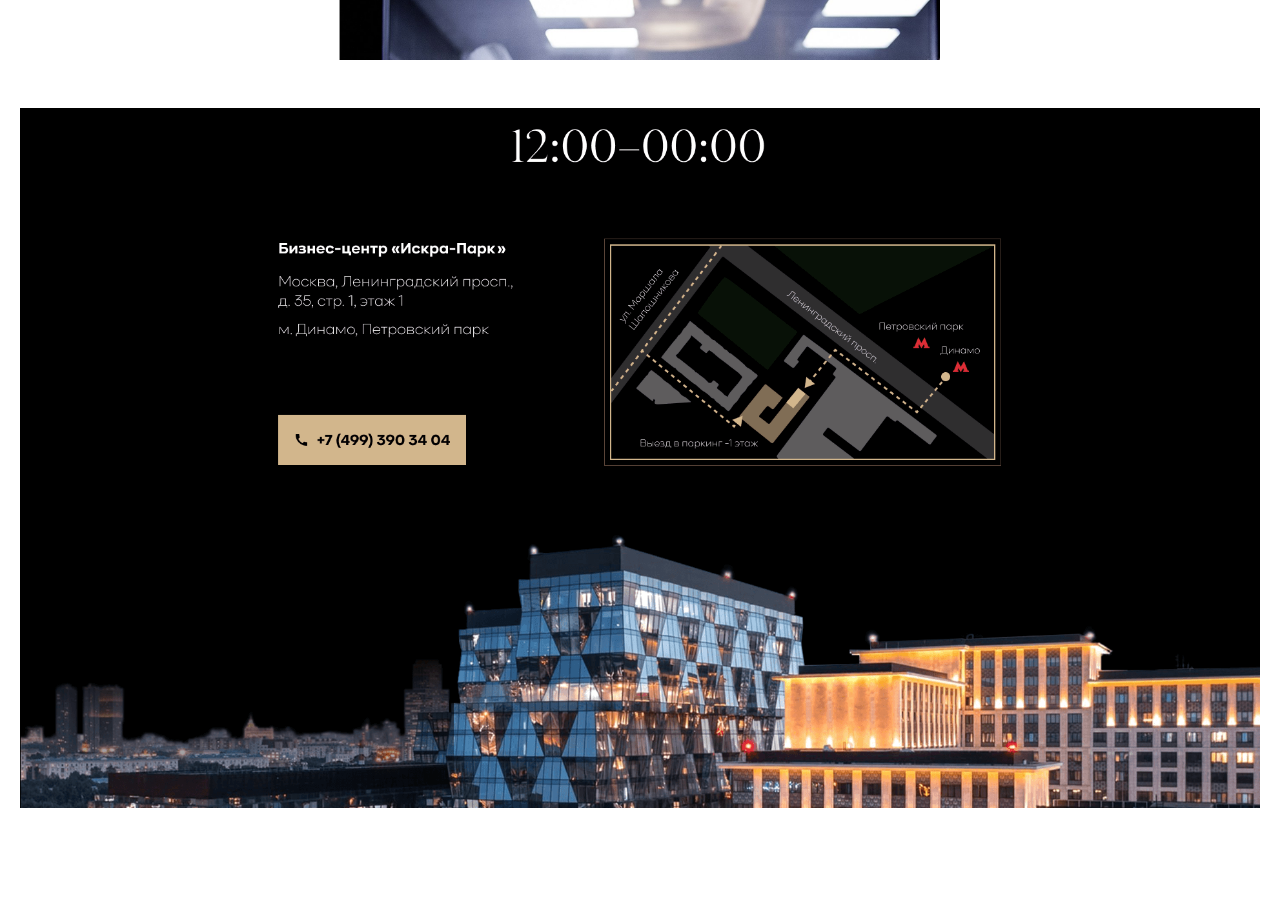
<file: restaurant.html>
<!DOCTYPE html>
<html lang="ru">
<head>
  <meta charset="UTF-8">
  <meta name="viewport" content="width=device-width, initial-scale=1.0">
  <title>Ресторан SPARKLE</title>
  <link rel="stylesheet" href="style.css">
  <link rel="preconnect" href="https://fonts.googleapis.com">
  <link rel="preconnect" href="https://fonts.gstatic.com" crossorigin>
  <link href="https://fonts.googleapis.com/css2?family=Inter:ital,opsz,wght@0,14..32,100..900;1,14..32,100..900&display=swap" rel="stylesheet">
  <link rel="icon" href="favicon.png" type="image/png">
</head>
<body>
  <header class="profile">
    <div class="profile_info">
      <svg class="btn_back" width="62" height="62" viewBox="0 0 62 62" fill="none" xmlns="http://www.w3.org/2000/svg">
          <rect x="0.5" y="0.5" width="61" height="61" rx="30.5" stroke="black" fill="white"/>
          <path d="M47.5 31.5H15M15 31.5L28 19M15 31.5L28 44" stroke="black"/>
      </svg>
      <div class="profile_row">
        <div class="avatar"></div>
        <div class="text_block">
          <h2>Никита Шинков</h2>
          <p class="project_page_text">Проектирую интерфейсы для&nbsp;мобильных, планшетных, десктопных и&nbsp;web&#8209;продуктов; разрабатываю фирменный стиль и&nbsp;2D&#8209;анимацию.</p>
          <div class="profile_contacts project_page">
            <a href="mailto:nikitashinkov22@gmail.com">nikitashinkov22@gmail.com</a>
            <a href="https://t.me/nikeshik" target="_blank" rel="noopener noreferrer">Telegram: @Nikeshik</a>
          </div>
        </div>
      </div>
    </div>
    <div class="profile_contacts project_page">
          <a href="mailto:nikitashinkov22@gmail.com">nikitashinkov22@gmail.com</a>
          <a href="https://t.me/nikeshik" target="_blank" rel="noopener noreferrer">Telegram: @Nikeshik</a>
    </div>
  </header>

  <main>

    <div class="container temp_i12h1t12">
      <div class="col-12">
        <h1>Сайт ресторана SPARKLE</h1>
        <img class="full_height" src="img/restaurant_1.png">        
      </div>
    </div>

    <div class="container temp_i12h1t12">
      <div class="col-12">
        <img class="full_height add_border" src="img/restaurant_2.png">        
      </div>
    </div>

    <div class="container temp_i12h1t12">
      <div class="col-12">
        <img class="full_height add_border" src="img/restaurant_3.png">        
      </div>
    </div>



    <!-- <div class="container temp_i12t12">
      <div class="col-12">
        <img src="img/img_example_1_v.png">
        <p>С 2002 года мы занимаемся проектированием, монтажом и разработкой программного обеспечения для системы умный дом под ключ. Мы анализируем уже разработанный дизайн-проект и тесно дискутируем с архитектором на предмет основной мысли и желаний клиента.</p>
      </div>
    </div>
    <div class="container temp_i10_h2t2">
      <div class="col-10">
        <img src="img/img_example_2_v.png">
      </div>
      <div class="col-2">
        <h2>Приложение для управления умным домом</h2>
        <p>С 2002 года мы занимаемся проектированием, монтажом и разработкой программного обеспечения для системы умный дом под ключ. Мы анализируем уже разработанный дизайн-проект и тесно дискутируем с архитектором на предмет основной мысли и желаний клиента.</p>
      </div>
    </div>
    <div class="container temp_i6h2t6_i6h2t6">
      <div class="col-6">
        <img src="img/img_example_3.png">
        <g class="mobile_text">
          <h2>Приложение для управления умным домом</h2>
          <p>С 2002 года мы занимаемся проектированием, монтажом и разработкой программного обеспечения для системы умный дом под ключ. Мы анализируем уже разработанный дизайн-проект и тесно дискутируем с архитектором на предмет основной мысли и желаний клиента.С 2002 года мы занимаемся проектированием, монтажом и разработкой программного обеспечения для системы умный дом под ключ. Мы анализируем уже разработанный дизайн-проект и тесно дискутируем с архитектором на предмет основной мысли и желаний клиента.</p>
        </g>
      </div>
      <div class="col-6">
        <img src="img/img_example_3_v.png">
        <g class="mobile_text">
          <h2>Приложение для управления умным домом</h2>
          <p>С 2002 года мы занимаемся проектированием, монтажом и разработкой программного обеспечения для системы умный дом под ключ. Мы анализируем уже разработанный дизайн-проект и тесно дискутируем с архитектором на предмет основной мысли и желаний клиента.</p>
        </g>
      </div>
      <div class="col-6 desktop_text">
        <h2>Приложение для управления умным домом</h2>
        <p>С 2002 года мы занимаемся проектированием, монтажом и разработкой программного обеспечения для системы умный дом под ключ. Мы анализируем уже разработанный дизайн-проект и тесно дискутируем с архитектором на предмет основной мысли и желаний клиента.С 2002 года мы занимаемся проектированием, монтажом и разработкой программного обеспечения для системы умный дом под ключ. Мы анализируем уже разработанный дизайн-проект и тесно дискутируем с архитектором на предмет основной мысли и желаний клиента.</p>
      </div>
      <div class="col-6 desktop_text">
        <h2>Приложение для управления умным домом</h2>
        <p>С 2002 года мы занимаемся проектированием, монтажом и разработкой программного обеспечения для системы умный дом под ключ. Мы анализируем уже разработанный дизайн-проект и тесно дискутируем с архитектором на предмет основной мысли и желаний клиента.</p>
      </div>
    </div>
    <div class="container temp_i6t6_i6t6">
      <div class="col-6">
        <img src="img/img_example_3.png">
        <g class="mobile_text">
          <p>С 2002 года мы занимаемся проектированием, монтажом и разработкой программного обеспечения для системы умный дом под ключ. Мы анализируем уже разработанный дизайн-проект и тесно дискутируем с архитектором на предмет основной мысли и желаний клиента.С 2002 года мы занимаемся проектированием, монтажом и разработкой программного обеспечения для системы умный дом под ключ. Мы анализируем уже разработанный дизайн-проект и тесно дискутируем с архитектором на предмет основной мысли и желаний клиента.</p>
        </g>
      </div>
      <div class="col-6">
        <img src="img/img_example_3_v.png">
        <g class="mobile_text">
          <p>С 2002 года мы занимаемся проектированием, монтажом и разработкой программного обеспечения для системы умный дом под ключ. Мы анализируем уже разработанный дизайн-проект и тесно дискутируем с архитектором на предмет основной мысли и желаний клиента.</p>
        </g>
      </div>
      <div class="col-6 desktop_text">
        <p>С 2002 года мы занимаемся проектированием, монтажом и разработкой программного обеспечения для системы умный дом под ключ. Мы анализируем уже разработанный дизайн-проект и тесно дискутируем с архитектором на предмет основной мысли и желаний клиента.С 2002 года мы занимаемся проектированием, монтажом и разработкой программного обеспечения для системы умный дом под ключ. Мы анализируем уже разработанный дизайн-проект и тесно дискутируем с архитектором на предмет основной мысли и желаний клиента.</p>
      </div>
      <div class="col-6 desktop_text">
        <p>С 2002 года мы занимаемся проектированием, монтажом и разработкой программного обеспечения для системы умный дом под ключ. Мы анализируем уже разработанный дизайн-проект и тесно дискутируем с архитектором на предмет основной мысли и желаний клиента.</p>
      </div>
    </div>
    <div class="container temp_i3t3x4">
      <div class="col-3 add_margin">
        <img src="img/img_example_1.png">
        <g class="mobile_text">
          <p>С 2002 года мы занимаемся проектированием, монтажом и разработкой программного обеспечения для системы умный дом под ключ. Мы анализируем уже разработанный дизайн-проект и тесно дискутируем с архитектором на предмет основной мысли и желаний клиента.С 2002 года мы занимаемся проектированием, монтажом и разработкой программного обеспечения для системы умный дом под ключ. Мы анализируем уже разработанный дизайн-проект и тесно дискутируем с архитектором на предмет основной мысли и желаний клиента.</p>
        </g>
      </div>
      <div class="col-3 add_margin">
        <img src="img/img_example_2_v.png">
        <g class="mobile_text">
          <p>С 2002 года мы занимаемся проектированием, монтажом и разработкой программного обеспечения для системы умный дом под ключ. Мы анализируем уже разработанный дизайн-проект и тесно дискутируем с архитектором на предмет основной мысли и желаний клиента.</p>
        </g>
      </div>
      <div class="col-3">
        <img id="slider2" src="img/img_example_3_v.png">
        <g class="mobile_text">
          <p>С 2002 года мы занимаемся проектированием, монтажом и разработкой программного обеспечения для системы умный дом под ключ. Мы анализируем уже разработанный дизайн-проект и тесно дискутируем с архитектором на предмет основной мысли и желаний клиента.</p>
        </g>
      </div>
      <div class="col-3">
        <img src="img/img_example_4.png">
        <g class="mobile_text">
          <p>С 2002 года мы занимаемся проектированием, монтажом и разработкой программного обеспечения для системы умный дом под ключ. Мы анализируем уже разработанный дизайн-проект и тесно дискутируем с архитектором на предмет основной мысли и желаний клиента.</p>
        </g>
      </div>
      <div class="col-3 desktop_text">
        <p>С 2002 года мы занимаемся проектированием, монтажом и разработкой программного обеспечения для системы умный дом под ключ. Мы анализируем уже разработанный дизайн-проект и тесно дискутируем с архитектором на предмет основной мысли и желаний клиента.С 2002 года мы занимаемся проектированием, монтажом и разработкой программного обеспечения для системы умный дом под ключ. Мы анализируем уже разработанный дизайн-проект и тесно дискутируем с архитектором на предмет основной мысли и желаний клиента.</p>
      </div>
      <div class="col-3 desktop_text">
        <p>С 2002 года мы занимаемся проектированием, монтажом и разработкой программного обеспечения для системы умный дом под ключ. Мы анализируем уже разработанный дизайн-проект и тесно дискутируем с архитектором на предмет основной мысли и желаний клиента.</p>
      </div>
      <div class="col-3 desktop_text">
        <p>С 2002 года мы занимаемся проектированием, монтажом и разработкой программного обеспечения для системы умный дом под ключ. Мы анализируем уже разработанный дизайн-проект и тесно дискутируем с архитектором на предмет основной мысли и желаний клиента.</p>
      </div>
      <div class="col-3 desktop_text">
        <p>С 2002 года мы занимаемся проектированием, монтажом и разработкой программного обеспечения для системы умный дом под ключ. Мы анализируем уже разработанный дизайн-проект и тесно дискутируем с архитектором на предмет основной мысли и желаний клиента.</p>
      </div>
    </div>
    <div class="container temp_i6_h2t6">
      <div class="col-6">
        <img src="img/img_example_1_v.png">
      </div>
      <div class="col-6">
        <h2>Приложение для управления умным домом</h2>
        <p>С 2002 года мы занимаемся проектированием, монтажом и разработкой программного обеспечения для системы умный дом под ключ. Мы анализируем уже разработанный дизайн-проект и тесно дискутируем с архитектором на предмет основной мысли и желаний клиента.</p>
      </div>
    </div>
    <div class="container temp_i6_t6">
      <div class="col-6">
        <img src="img/img_example_2_v.png">
      </div>
      <div class="col-6">
        <p>С 2002 года мы занимаемся проектированием, монтажом и разработкой программного обеспечения для системы умный дом под ключ. Мы анализируем уже разработанный дизайн-проект и тесно дискутируем с архитектором на предмет основной мысли и желаний клиента.</p>
      </div>
    </div>
    <div class="container temp_s3_i3_i3_h2t3">
      <div class="col-3 desktop_text">
      </div>
      <div class="col-3">
        <img src="img/img_example_2_v.png">
      </div>
      <div class="col-3">
        <img src="img/img_example_3.png">
      </div>
      <div class="col-3 mobile-col-12">
        <h2>Приложение для управления умным домом</h2>
        <p>С 2002 года мы занимаемся проектированием, монтажом и разработкой программного обеспечения для системы умный дом под ключ. Мы анализируем уже разработанный дизайн-проект и тесно дискутируем с архитектором на предмет основной мысли и желаний клиента.</p>
      </div>
    </div>
    <div class="container temp_s3_i3_i3_t3">
      <div class="col-3 desktop_text">
      </div>
      <div class="col-3">
        <img src="img/img_example_1.png">
      </div>
      <div class="col-3">
        <img src="img/img_example_4_v.png">
      </div>
      <div class="col-3 mobile-col-12">
        <p>С 2002 года мы занимаемся проектированием, монтажом и разработкой программного обеспечения для системы умный дом под ключ. Мы анализируем уже разработанный дизайн-проект и тесно дискутируем с архитектором на предмет основной мысли и желаний клиента.</p>
      </div>
    </div>
    <div class="container temp_i6_i3_h2t3">
      <div class="col-6">
        <img src="img/img_example_2.png">
      </div>
      <div class="col-3">
        <img src="img/img_example_3_v.png">
        <div class="mobile_text">
          <h2>Приложение для управления умным домом</h2>
          <p>С 2002 года мы занимаемся проектированием, монтажом и разработкой программного обеспечения для системы умный дом под ключ. Мы анализируем уже разработанный дизайн-проект и тесно дискутируем с архитектором на предмет основной мысли и желаний клиента.</p>
      </div>
      </div>
      <div class="col-3 desktop_text">
        <h2>Приложение для управления умным домом</h2>
        <p>С 2002 года мы занимаемся проектированием, монтажом и разработкой программного обеспечения для системы умный дом под ключ. Мы анализируем уже разработанный дизайн-проект и тесно дискутируем с архитектором на предмет основной мысли и желаний клиента.</p>
      </div>
    </div>
    <div class="container temp_i6_i3_t3">
      <div class="col-6">
        <img src="img/img_example_2.png">
      </div>
      <div class="col-3">
        <img src="img/img_example_3_v.png">
        <div class="mobile_text">
          <p>С 2002 года мы занимаемся проектированием, монтажом и разработкой программного обеспечения для системы умный дом под ключ. Мы анализируем уже разработанный дизайн-проект и тесно дискутируем с архитектором на предмет основной мысли и желаний клиента.</p>
        </div>
      </div>
      <div class="col-3 desktop_text">
        <p>С 2002 года мы занимаемся проектированием, монтажом и разработкой программного обеспечения для системы умный дом под ключ. Мы анализируем уже разработанный дизайн-проект и тесно дискутируем с архитектором на предмет основной мысли и желаний клиента.</p>
      </div>
    </div>
    <div class="container temp_i8_i2x4_h1t12">
      <div class="col-8">
        <img src="img/img_example_1.png">
      </div>
      <div class="col-4">
        <img src="img/img_example_2_v.png">
      </div>
      <div class="col-4">
        <img src="img/img_example_3.png">
      </div>
      <div class="col-12">
        <h1>Приложение для управления умным домом</h1>
        <p>С 2002 года мы занимаемся проектированием, монтажом и разработкой программного обеспечения для системы умный дом под ключ. Мы анализируем уже разработанный дизайн-проект и тесно дискутируем с архитектором на предмет основной мысли и желаний клиента.</p>
      </div>
    </div>
    <div class="container temp_i8_i2x4_t12">
      <div class="col-8">
        <img src="img/img_example_1.png">
      </div>
      <div class="col-4">
        <img src="img/img_example_2_v.png">
      </div>
      <div class="col-4">
        <img src="img/img_example_3.png">
      </div>
      <div class="col-12">
        <p>С 2002 года мы занимаемся проектированием, монтажом и разработкой программного обеспечения для системы умный дом под ключ. Мы анализируем уже разработанный дизайн-проект и тесно дискутируем с архитектором на предмет основной мысли и желаний клиента.</p>
      </div>
    </div>
    <div class="container temp_i8_i4h2t4">
      <div class="col-8">
        <img src="img/img_example_1.png">
      </div>
      <div class="col-4 side_img">
        <img src="img/img_example_2_v.png">
      </div>
      <div class="col-4 mobile-col-12">
        <h2>Приложение для управления умным домом</h2>
        <p>С 2002 года мы занимаемся проектированием, монтажом и разработкой программного обеспечения для системы умный дом под ключ. Мы анализируем уже разработанный дизайн-проект и тесно дискутируем с архитектором на предмет основной мысли и желаний клиента.</p>
      </div>
    </div>
    <div class="container temp_i8_i4t4">
      <div class="col-8">
        <img src="img/img_example_1.png">
      </div>
      <div class="col-4 side_img">
        <img src="img/img_example_2_v.png">
      </div>
      <div class="col-4 mobile-col-12">
        <p>С 2002 года мы занимаемся проектированием, монтажом и разработкой программного обеспечения для системы умный дом под ключ. Мы анализируем уже разработанный дизайн-проект и тесно дискутируем с архитектором на предмет основной мысли и желаний клиента.</p>
      </div>
    </div>
    <div class="container temp_i7_h1t5_i5x2">
      <div class="col-7">
        <img src="img/img_example_1.png">
      </div>
      <div class="col-5 desktop_text">
        <h1>Приложение для управления умным домом</h1>
        <p>С 2002 года мы занимаемся проектированием, монтажом и разработкой программного обеспечения для системы умный дом под ключ. Мы анализируем уже разработанный дизайн-проект и тесно дискутируем с архитектором на предмет основной мысли и желаний клиента.</p>
      </div>
      <div class="col-5">
        <img src="img/img_example_2_v.png">
      </div>
      <div class="col-5">
        <img src="img/img_example_3.png">
      </div>
      <div class="col-5 mobile_text mobile-col-12">
        <h1>Приложение для управления умным домом</h1>
        <p>С 2002 года мы занимаемся проектированием, монтажом и разработкой программного обеспечения для системы умный дом под ключ. Мы анализируем уже разработанный дизайн-проект и тесно дискутируем с архитектором на предмет основной мысли и желаний клиента.</p>
      </div>
    </div>
    <div class="container temp_i7_h2t5_i5x2">
      <div class="col-7">
        <img src="img/img_example_1.png">
      </div>
      <div class="col-5 desktop_text">
        <h2>Приложение для управления умным домом</h2>
        <p>С 2002 года мы занимаемся проектированием, монтажом и разработкой программного обеспечения для системы умный дом под ключ. Мы анализируем уже разработанный дизайн-проект и тесно дискутируем с архитектором на предмет основной мысли и желаний клиента.</p>
      </div>
      <div class="col-5">
        <img src="img/img_example_2_v.png">
      </div>
      <div class="col-5">
        <img src="img/img_example_3.png">
      </div>
      <div class="col-5 mobile_text mobile-col-12">
        <h2>Приложение для управления умным домом</h2>
        <p>С 2002 года мы занимаемся проектированием, монтажом и разработкой программного обеспечения для системы умный дом под ключ. Мы анализируем уже разработанный дизайн-проект и тесно дискутируем с архитектором на предмет основной мысли и желаний клиента.</p>
      </div>
    </div>
    <div class="container temp_i7_t5_i5x2">
      <div class="col-7">
        <img src="img/img_example_1.png">
      </div>
      <div class="col-5 desktop_text">
        <p>С 2002 года мы занимаемся проектированием, монтажом и разработкой программного обеспечения для системы умный дом под ключ. Мы анализируем уже разработанный дизайн-проект и тесно дискутируем с архитектором на предмет основной мысли и желаний клиента.</p>
      </div>
      <div class="col-5">
        <img src="img/img_example_2_v.png">
      </div>
      <div class="col-5">
        <img src="img/img_example_3.png">
      </div>
      <div class="col-5 mobile_text mobile-col-12">
        <p>С 2002 года мы занимаемся проектированием, монтажом и разработкой программного обеспечения для системы умный дом под ключ. Мы анализируем уже разработанный дизайн-проект и тесно дискутируем с архитектором на предмет основной мысли и желаний клиента.</p>
      </div>
    </div>
    <div class="container temp_h1t5_i7">
      <div class="col-5">
        <img src="img/img_example_2_v.png">
      </div>
      <div class="col-7">
        <img src="img/img_example_1.png">
      </div>
      <div class="col-5 desktop_text"></div>
      <div class="col-5">
        <h1>Приложение для управления умным домом</h1>
        <p>С 2002 года мы занимаемся проектированием, монтажом и разработкой программного обеспечения для системы умный дом под ключ. Мы анализируем уже разработанный дизайн-проект и тесно дискутируем с архитектором на предмет основной мысли и желаний клиента.</p>
      </div>
    </div>
    <div class="container temp_h2t5_i7">
      <div class="col-5">
        <img src="img/img_example_2_v.png">
      </div>
      <div class="col-7">
        <img src="img/img_example_1.png">
      </div>
      <div class="col-5 desktop_text"></div>
      <div class="col-5">
        <h2>Приложение для управления умным домом</h2>
        <p>С 2002 года мы занимаемся проектированием, монтажом и разработкой программного обеспечения для системы умный дом под ключ. Мы анализируем уже разработанный дизайн-проект и тесно дискутируем с архитектором на предмет основной мысли и желаний клиента.</p>
      </div>
    </div>
    <div class="container temp_t5_i7">
      <div class="col-5">
        <img src="img/img_example_2_v.png">
      </div>
      <div class="col-7">
        <img src="img/img_example_1.png">
      </div>
      <div class="col-5 desktop_text"></div>
      <div class="col-5">
        <p>С 2002 года мы занимаемся проектированием, монтажом и разработкой программного обеспечения для системы умный дом под ключ. Мы анализируем уже разработанный дизайн-проект и тесно дискутируем с архитектором на предмет основной мысли и желаний клиента.</p>
      </div>
    </div> -->

  </main>

  <script src="script.js"></script>
</body>
</html>
</file>
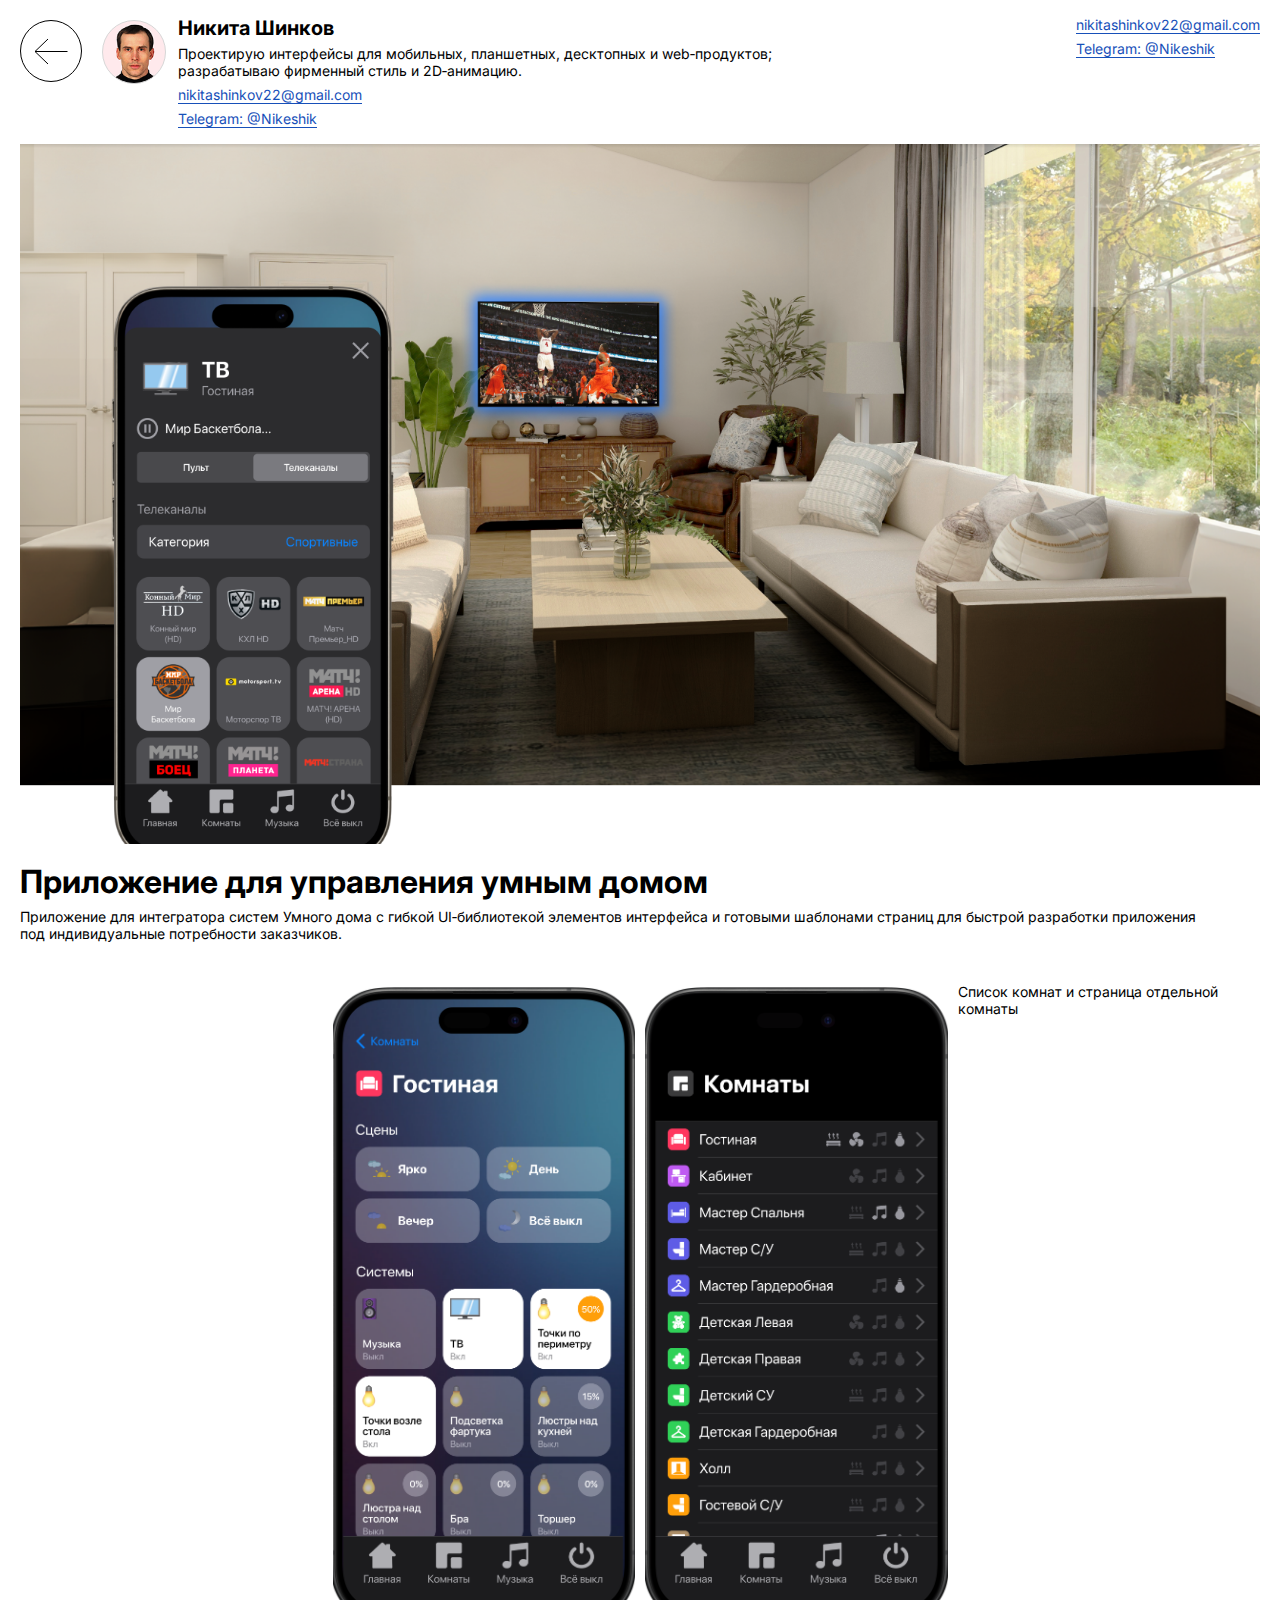
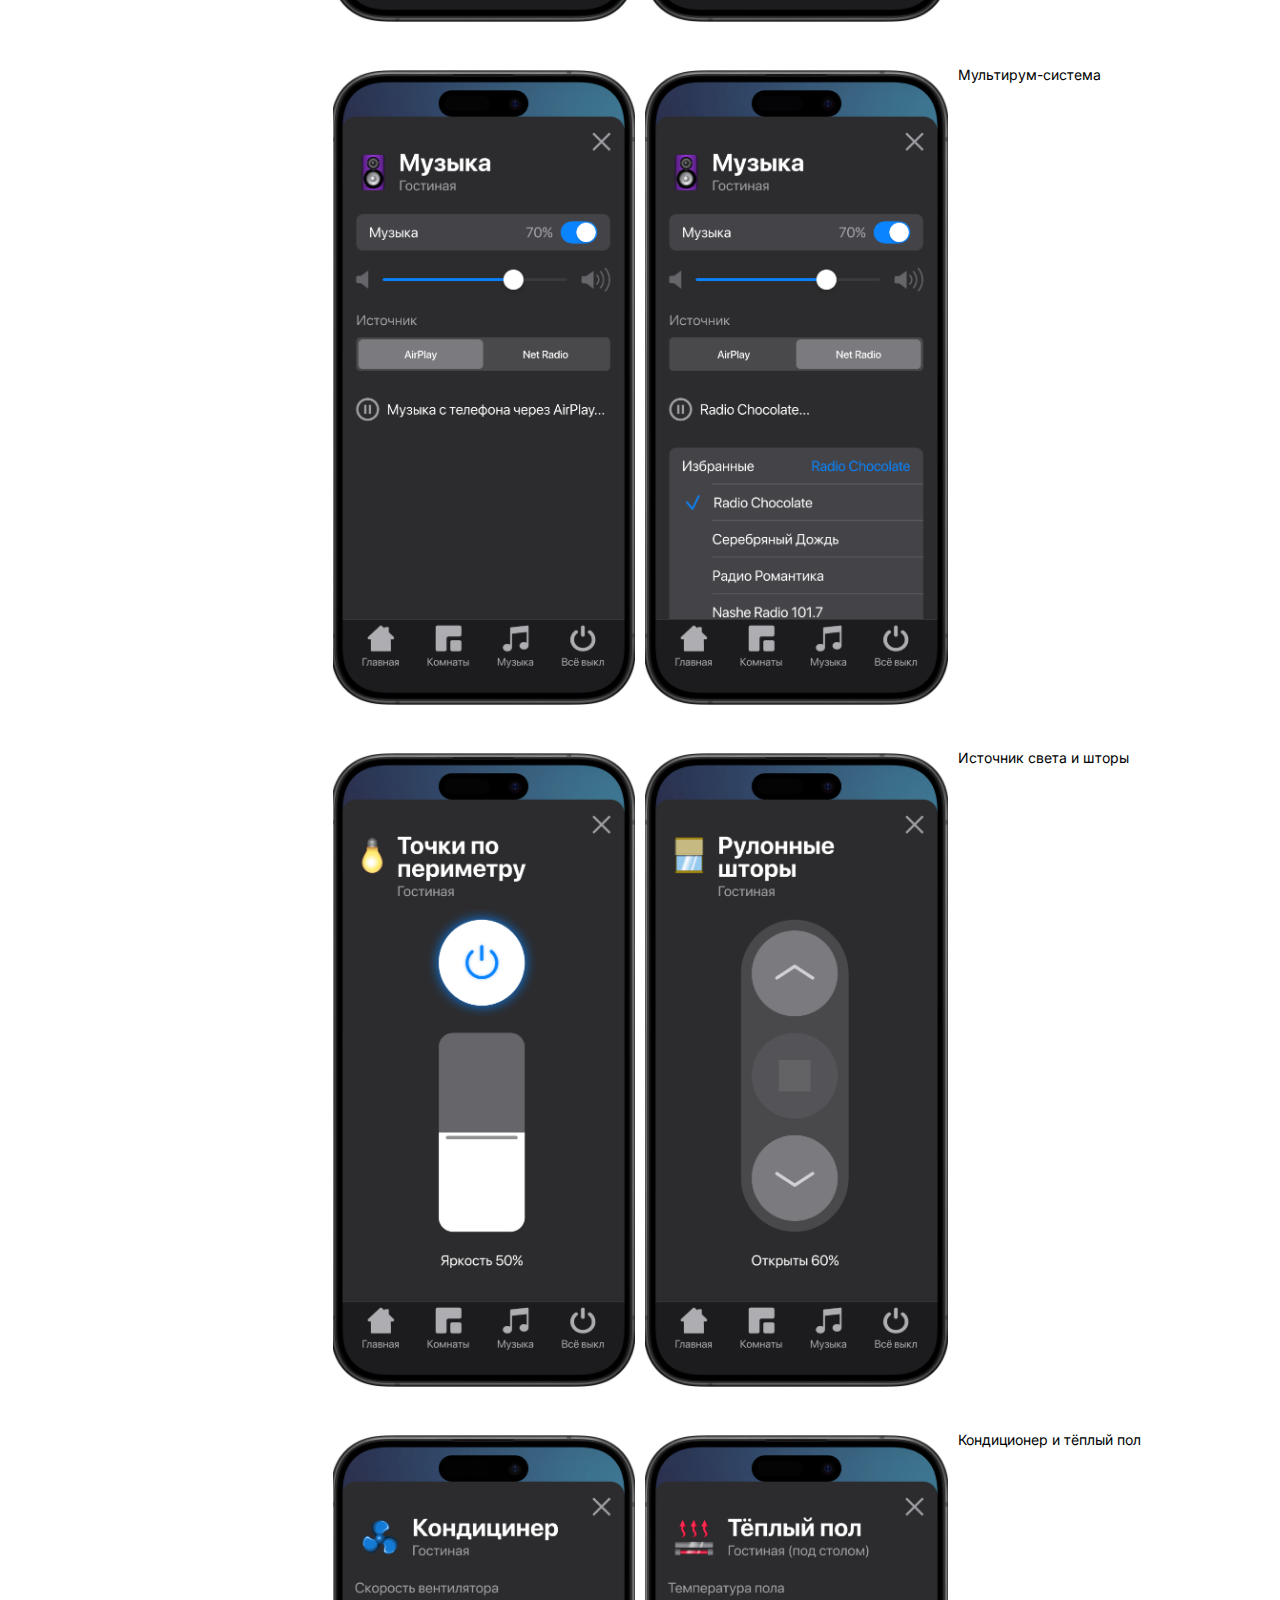
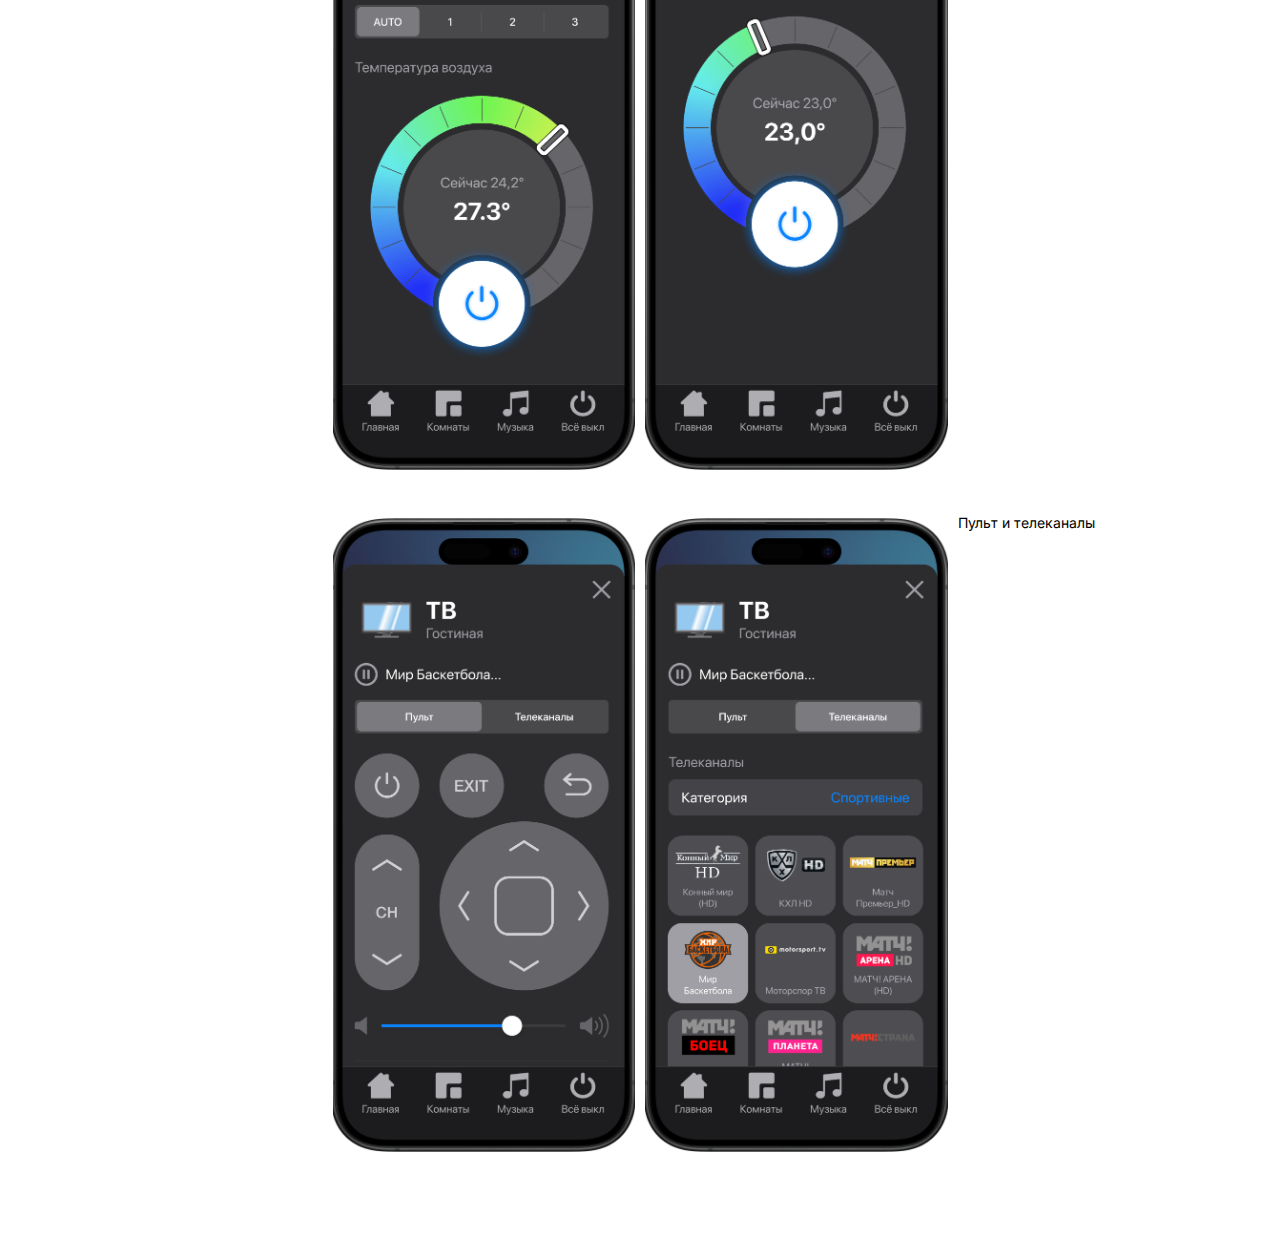
<file: smarthome.html>
<!DOCTYPE html>
<html lang="ru">
<head>
  <meta charset="UTF-8">
  <meta name="viewport" content="width=device-width, initial-scale=1.0">
  <title>Умный дом</title>
  <link rel="stylesheet" href="style.css">
  <link rel="preconnect" href="https://fonts.googleapis.com">
  <link rel="preconnect" href="https://fonts.gstatic.com" crossorigin>
  <link href="https://fonts.googleapis.com/css2?family=Inter:ital,opsz,wght@0,14..32,100..900;1,14..32,100..900&display=swap" rel="stylesheet">
  <link rel="icon" href="favicon.png" type="image/png">
</head>
<body>
  <header class="profile">
    <div class="profile_info">
      <svg class="btn_back" width="62" height="62" viewBox="0 0 62 62" fill="none" xmlns="http://www.w3.org/2000/svg">
          <rect x="0.5" y="0.5" width="61" height="61" rx="30.5" stroke="black" fill="white"/>
          <path d="M47.5 31.5H15M15 31.5L28 19M15 31.5L28 44" stroke="black"/>
      </svg>
      <div class="profile_row">
        <div class="avatar"></div>
        <div class="text_block">
          <h2>Никита Шинков</h2>
          <p class="project_page_text">Проектирую интерфейсы для&nbsp;мобильных, планшетных, десктопных и&nbsp;web&#8209;продуктов; разрабатываю фирменный стиль и&nbsp;2D&#8209;анимацию.</p>
          <div class="profile_contacts project_page">
            <a href="mailto:nikitashinkov22@gmail.com">nikitashinkov22@gmail.com</a>
            <a href="https://t.me/nikeshik" target="_blank" rel="noopener noreferrer">Telegram: @Nikeshik</a>
          </div>
        </div>
      </div>
    </div>
    <div class="profile_contacts project_page">
          <a href="mailto:nikitashinkov22@gmail.com">nikitashinkov22@gmail.com</a>
          <a href="https://t.me/nikeshik" target="_blank" rel="noopener noreferrer">Telegram: @Nikeshik</a>
    </div>
  </header>

  <main>

    <div class="container temp_i12h1t12">
      <div class="col-12">
        <img class="full_height" src="img/smarthome_1.png">
        <h1>Приложение для&nbsp;управления умным домом</h1>
        <p>Приложение для&nbsp;интегратора систем Умного дома с&nbsp;гибкой UI&#8209;библиотекой элементов интерфейса и&nbsp;готовыми шаблонами страниц для&nbsp;быстрой разработки приложения под&nbsp;индивидуальные потребности заказчиков.</p>
      </div>
    </div>
    <div class="container temp_s3_i3_i3_t3">
      <div class="col-3 desktop_text">
      </div>
      <div class="col-3">
        <img class="full_height" src="img/smarthome_2.png">
      </div>
      <div class="col-3">
        <img class="full_height" src="img/smarthome_3.png">
      </div>
      <div class="col-3 mobile-col-12">
        <p>Список комнат и&nbsp;страница отдельной комнаты</p>
      </div>
    </div>
    <div class="container temp_s3_i3_i3_t3">
      <div class="col-3 desktop_text">
      </div>
      <div class="col-3">
        <img class="full_height" src="img/smarthome_4.png">
      </div>
      <div class="col-3">
        <img class="full_height" src="img/smarthome_5.png">
      </div>
      <div class="col-3 mobile-col-12">
        <p>Мультирум-система</p>
      </div>
    </div>
    <div class="container temp_s3_i3_i3_t3">
      <div class="col-3 desktop_text">
      </div>
      <div class="col-3">
        <img class="full_height" src="img/smarthome_6.png">
      </div>
      <div class="col-3">
        <img class="full_height" src="img/smarthome_7.png">
      </div>
      <div class="col-3 mobile-col-12">
        <p>Источник света и шторы</p>
      </div>
    </div>
    <div class="container temp_s3_i3_i3_t3">
      <div class="col-3 desktop_text">
      </div>
      <div class="col-3">
        <img class="full_height" src="img/smarthome_8.png">
      </div>
      <div class="col-3">
        <img class="full_height" src="img/smarthome_9.png">
      </div>
      <div class="col-3 mobile-col-12">
        <p>Кондиционер и тёплый пол</p>
      </div>
    </div>
    <div class="container temp_s3_i3_i3_t3">
      <div class="col-3 desktop_text">
      </div>
      <div class="col-3">
        <img class="full_height" src="img/smarthome_10.png">
      </div>
      <div class="col-3">
        <img class="full_height" src="img/smarthome_11.png">
      </div>
      <div class="col-3 mobile-col-12">
        <p>Пульт и телеканалы</p>
      </div>
    </div>









    <!-- <div class="container temp_i12t12">
      <div class="col-12">
        <img src="img/img_example_1_v.png">
        <p>С 2002 года мы занимаемся проектированием, монтажом и разработкой программного обеспечения для системы умный дом под ключ. Мы анализируем уже разработанный дизайн-проект и тесно дискутируем с архитектором на предмет основной мысли и желаний клиента.</p>
      </div>
    </div>
    <div class="container temp_i10_h2t2">
      <div class="col-10">
        <img src="img/img_example_2_v.png">
      </div>
      <div class="col-2">
        <h2>Приложение для управления умным домом</h2>
        <p>С 2002 года мы занимаемся проектированием, монтажом и разработкой программного обеспечения для системы умный дом под ключ. Мы анализируем уже разработанный дизайн-проект и тесно дискутируем с архитектором на предмет основной мысли и желаний клиента.</p>
      </div>
    </div>
    <div class="container temp_i6h2t6_i6h2t6">
      <div class="col-6">
        <img src="img/img_example_3.png">
        <g class="mobile_text">
          <h2>Приложение для управления умным домом</h2>
          <p>С 2002 года мы занимаемся проектированием, монтажом и разработкой программного обеспечения для системы умный дом под ключ. Мы анализируем уже разработанный дизайн-проект и тесно дискутируем с архитектором на предмет основной мысли и желаний клиента.С 2002 года мы занимаемся проектированием, монтажом и разработкой программного обеспечения для системы умный дом под ключ. Мы анализируем уже разработанный дизайн-проект и тесно дискутируем с архитектором на предмет основной мысли и желаний клиента.</p>
        </g>
      </div>
      <div class="col-6">
        <img src="img/img_example_3_v.png">
        <g class="mobile_text">
          <h2>Приложение для управления умным домом</h2>
          <p>С 2002 года мы занимаемся проектированием, монтажом и разработкой программного обеспечения для системы умный дом под ключ. Мы анализируем уже разработанный дизайн-проект и тесно дискутируем с архитектором на предмет основной мысли и желаний клиента.</p>
        </g>
      </div>
      <div class="col-6 desktop_text">
        <h2>Приложение для управления умным домом</h2>
        <p>С 2002 года мы занимаемся проектированием, монтажом и разработкой программного обеспечения для системы умный дом под ключ. Мы анализируем уже разработанный дизайн-проект и тесно дискутируем с архитектором на предмет основной мысли и желаний клиента.С 2002 года мы занимаемся проектированием, монтажом и разработкой программного обеспечения для системы умный дом под ключ. Мы анализируем уже разработанный дизайн-проект и тесно дискутируем с архитектором на предмет основной мысли и желаний клиента.</p>
      </div>
      <div class="col-6 desktop_text">
        <h2>Приложение для управления умным домом</h2>
        <p>С 2002 года мы занимаемся проектированием, монтажом и разработкой программного обеспечения для системы умный дом под ключ. Мы анализируем уже разработанный дизайн-проект и тесно дискутируем с архитектором на предмет основной мысли и желаний клиента.</p>
      </div>
    </div>
    <div class="container temp_i6t6_i6t6">
      <div class="col-6">
        <img src="img/img_example_3.png">
        <g class="mobile_text">
          <p>С 2002 года мы занимаемся проектированием, монтажом и разработкой программного обеспечения для системы умный дом под ключ. Мы анализируем уже разработанный дизайн-проект и тесно дискутируем с архитектором на предмет основной мысли и желаний клиента.С 2002 года мы занимаемся проектированием, монтажом и разработкой программного обеспечения для системы умный дом под ключ. Мы анализируем уже разработанный дизайн-проект и тесно дискутируем с архитектором на предмет основной мысли и желаний клиента.</p>
        </g>
      </div>
      <div class="col-6">
        <img src="img/img_example_3_v.png">
        <g class="mobile_text">
          <p>С 2002 года мы занимаемся проектированием, монтажом и разработкой программного обеспечения для системы умный дом под ключ. Мы анализируем уже разработанный дизайн-проект и тесно дискутируем с архитектором на предмет основной мысли и желаний клиента.</p>
        </g>
      </div>
      <div class="col-6 desktop_text">
        <p>С 2002 года мы занимаемся проектированием, монтажом и разработкой программного обеспечения для системы умный дом под ключ. Мы анализируем уже разработанный дизайн-проект и тесно дискутируем с архитектором на предмет основной мысли и желаний клиента.С 2002 года мы занимаемся проектированием, монтажом и разработкой программного обеспечения для системы умный дом под ключ. Мы анализируем уже разработанный дизайн-проект и тесно дискутируем с архитектором на предмет основной мысли и желаний клиента.</p>
      </div>
      <div class="col-6 desktop_text">
        <p>С 2002 года мы занимаемся проектированием, монтажом и разработкой программного обеспечения для системы умный дом под ключ. Мы анализируем уже разработанный дизайн-проект и тесно дискутируем с архитектором на предмет основной мысли и желаний клиента.</p>
      </div>
    </div>
    <div class="container temp_i3t3x4">
      <div class="col-3 add_margin">
        <img src="img/img_example_1.png">
        <g class="mobile_text">
          <p>С 2002 года мы занимаемся проектированием, монтажом и разработкой программного обеспечения для системы умный дом под ключ. Мы анализируем уже разработанный дизайн-проект и тесно дискутируем с архитектором на предмет основной мысли и желаний клиента.С 2002 года мы занимаемся проектированием, монтажом и разработкой программного обеспечения для системы умный дом под ключ. Мы анализируем уже разработанный дизайн-проект и тесно дискутируем с архитектором на предмет основной мысли и желаний клиента.</p>
        </g>
      </div>
      <div class="col-3 add_margin">
        <img src="img/img_example_2_v.png">
        <g class="mobile_text">
          <p>С 2002 года мы занимаемся проектированием, монтажом и разработкой программного обеспечения для системы умный дом под ключ. Мы анализируем уже разработанный дизайн-проект и тесно дискутируем с архитектором на предмет основной мысли и желаний клиента.</p>
        </g>
      </div>
      <div class="col-3">
        <img id="slider2" src="img/img_example_3_v.png">
        <g class="mobile_text">
          <p>С 2002 года мы занимаемся проектированием, монтажом и разработкой программного обеспечения для системы умный дом под ключ. Мы анализируем уже разработанный дизайн-проект и тесно дискутируем с архитектором на предмет основной мысли и желаний клиента.</p>
        </g>
      </div>
      <div class="col-3">
        <img src="img/img_example_4.png">
        <g class="mobile_text">
          <p>С 2002 года мы занимаемся проектированием, монтажом и разработкой программного обеспечения для системы умный дом под ключ. Мы анализируем уже разработанный дизайн-проект и тесно дискутируем с архитектором на предмет основной мысли и желаний клиента.</p>
        </g>
      </div>
      <div class="col-3 desktop_text">
        <p>С 2002 года мы занимаемся проектированием, монтажом и разработкой программного обеспечения для системы умный дом под ключ. Мы анализируем уже разработанный дизайн-проект и тесно дискутируем с архитектором на предмет основной мысли и желаний клиента.С 2002 года мы занимаемся проектированием, монтажом и разработкой программного обеспечения для системы умный дом под ключ. Мы анализируем уже разработанный дизайн-проект и тесно дискутируем с архитектором на предмет основной мысли и желаний клиента.</p>
      </div>
      <div class="col-3 desktop_text">
        <p>С 2002 года мы занимаемся проектированием, монтажом и разработкой программного обеспечения для системы умный дом под ключ. Мы анализируем уже разработанный дизайн-проект и тесно дискутируем с архитектором на предмет основной мысли и желаний клиента.</p>
      </div>
      <div class="col-3 desktop_text">
        <p>С 2002 года мы занимаемся проектированием, монтажом и разработкой программного обеспечения для системы умный дом под ключ. Мы анализируем уже разработанный дизайн-проект и тесно дискутируем с архитектором на предмет основной мысли и желаний клиента.</p>
      </div>
      <div class="col-3 desktop_text">
        <p>С 2002 года мы занимаемся проектированием, монтажом и разработкой программного обеспечения для системы умный дом под ключ. Мы анализируем уже разработанный дизайн-проект и тесно дискутируем с архитектором на предмет основной мысли и желаний клиента.</p>
      </div>
    </div>
    <div class="container temp_i6_h2t6">
      <div class="col-6">
        <img src="img/img_example_1_v.png">
      </div>
      <div class="col-6">
        <h2>Приложение для управления умным домом</h2>
        <p>С 2002 года мы занимаемся проектированием, монтажом и разработкой программного обеспечения для системы умный дом под ключ. Мы анализируем уже разработанный дизайн-проект и тесно дискутируем с архитектором на предмет основной мысли и желаний клиента.</p>
      </div>
    </div>
    <div class="container temp_i6_t6">
      <div class="col-6">
        <img src="img/img_example_2_v.png">
      </div>
      <div class="col-6">
        <p>С 2002 года мы занимаемся проектированием, монтажом и разработкой программного обеспечения для системы умный дом под ключ. Мы анализируем уже разработанный дизайн-проект и тесно дискутируем с архитектором на предмет основной мысли и желаний клиента.</p>
      </div>
    </div>
    <div class="container temp_s3_i3_i3_h2t3">
      <div class="col-3 desktop_text">
      </div>
      <div class="col-3">
        <img src="img/img_example_2_v.png">
      </div>
      <div class="col-3">
        <img src="img/img_example_3.png">
      </div>
      <div class="col-3 mobile-col-12">
        <h2>Приложение для управления умным домом</h2>
        <p>С 2002 года мы занимаемся проектированием, монтажом и разработкой программного обеспечения для системы умный дом под ключ. Мы анализируем уже разработанный дизайн-проект и тесно дискутируем с архитектором на предмет основной мысли и желаний клиента.</p>
      </div>
    </div>
    <div class="container temp_s3_i3_i3_t3">
      <div class="col-3 desktop_text">
      </div>
      <div class="col-3">
        <img src="img/img_example_1.png">
      </div>
      <div class="col-3">
        <img src="img/img_example_4_v.png">
      </div>
      <div class="col-3 mobile-col-12">
        <p>С 2002 года мы занимаемся проектированием, монтажом и разработкой программного обеспечения для системы умный дом под ключ. Мы анализируем уже разработанный дизайн-проект и тесно дискутируем с архитектором на предмет основной мысли и желаний клиента.</p>
      </div>
    </div>
    <div class="container temp_i6_i3_h2t3">
      <div class="col-6">
        <img src="img/img_example_2.png">
      </div>
      <div class="col-3">
        <img src="img/img_example_3_v.png">
        <div class="mobile_text">
          <h2>Приложение для управления умным домом</h2>
          <p>С 2002 года мы занимаемся проектированием, монтажом и разработкой программного обеспечения для системы умный дом под ключ. Мы анализируем уже разработанный дизайн-проект и тесно дискутируем с архитектором на предмет основной мысли и желаний клиента.</p>
      </div>
      </div>
      <div class="col-3 desktop_text">
        <h2>Приложение для управления умным домом</h2>
        <p>С 2002 года мы занимаемся проектированием, монтажом и разработкой программного обеспечения для системы умный дом под ключ. Мы анализируем уже разработанный дизайн-проект и тесно дискутируем с архитектором на предмет основной мысли и желаний клиента.</p>
      </div>
    </div>
    <div class="container temp_i6_i3_t3">
      <div class="col-6">
        <img src="img/img_example_2.png">
      </div>
      <div class="col-3">
        <img src="img/img_example_3_v.png">
        <div class="mobile_text">
          <p>С 2002 года мы занимаемся проектированием, монтажом и разработкой программного обеспечения для системы умный дом под ключ. Мы анализируем уже разработанный дизайн-проект и тесно дискутируем с архитектором на предмет основной мысли и желаний клиента.</p>
        </div>
      </div>
      <div class="col-3 desktop_text">
        <p>С 2002 года мы занимаемся проектированием, монтажом и разработкой программного обеспечения для системы умный дом под ключ. Мы анализируем уже разработанный дизайн-проект и тесно дискутируем с архитектором на предмет основной мысли и желаний клиента.</p>
      </div>
    </div>
    <div class="container temp_i8_i2x4_h1t12">
      <div class="col-8">
        <img src="img/img_example_1.png">
      </div>
      <div class="col-4">
        <img src="img/img_example_2_v.png">
      </div>
      <div class="col-4">
        <img src="img/img_example_3.png">
      </div>
      <div class="col-12">
        <h1>Приложение для управления умным домом</h1>
        <p>С 2002 года мы занимаемся проектированием, монтажом и разработкой программного обеспечения для системы умный дом под ключ. Мы анализируем уже разработанный дизайн-проект и тесно дискутируем с архитектором на предмет основной мысли и желаний клиента.</p>
      </div>
    </div>
    <div class="container temp_i8_i2x4_t12">
      <div class="col-8">
        <img src="img/img_example_1.png">
      </div>
      <div class="col-4">
        <img src="img/img_example_2_v.png">
      </div>
      <div class="col-4">
        <img src="img/img_example_3.png">
      </div>
      <div class="col-12">
        <p>С 2002 года мы занимаемся проектированием, монтажом и разработкой программного обеспечения для системы умный дом под ключ. Мы анализируем уже разработанный дизайн-проект и тесно дискутируем с архитектором на предмет основной мысли и желаний клиента.</p>
      </div>
    </div>
    <div class="container temp_i8_i4h2t4">
      <div class="col-8">
        <img src="img/img_example_1.png">
      </div>
      <div class="col-4 side_img">
        <img src="img/img_example_2_v.png">
      </div>
      <div class="col-4 mobile-col-12">
        <h2>Приложение для управления умным домом</h2>
        <p>С 2002 года мы занимаемся проектированием, монтажом и разработкой программного обеспечения для системы умный дом под ключ. Мы анализируем уже разработанный дизайн-проект и тесно дискутируем с архитектором на предмет основной мысли и желаний клиента.</p>
      </div>
    </div>
    <div class="container temp_i8_i4t4">
      <div class="col-8">
        <img src="img/img_example_1.png">
      </div>
      <div class="col-4 side_img">
        <img src="img/img_example_2_v.png">
      </div>
      <div class="col-4 mobile-col-12">
        <p>С 2002 года мы занимаемся проектированием, монтажом и разработкой программного обеспечения для системы умный дом под ключ. Мы анализируем уже разработанный дизайн-проект и тесно дискутируем с архитектором на предмет основной мысли и желаний клиента.</p>
      </div>
    </div>
    <div class="container temp_i7_h1t5_i5x2">
      <div class="col-7">
        <img src="img/img_example_1.png">
      </div>
      <div class="col-5 desktop_text">
        <h1>Приложение для управления умным домом</h1>
        <p>С 2002 года мы занимаемся проектированием, монтажом и разработкой программного обеспечения для системы умный дом под ключ. Мы анализируем уже разработанный дизайн-проект и тесно дискутируем с архитектором на предмет основной мысли и желаний клиента.</p>
      </div>
      <div class="col-5">
        <img src="img/img_example_2_v.png">
      </div>
      <div class="col-5">
        <img src="img/img_example_3.png">
      </div>
      <div class="col-5 mobile_text mobile-col-12">
        <h1>Приложение для управления умным домом</h1>
        <p>С 2002 года мы занимаемся проектированием, монтажом и разработкой программного обеспечения для системы умный дом под ключ. Мы анализируем уже разработанный дизайн-проект и тесно дискутируем с архитектором на предмет основной мысли и желаний клиента.</p>
      </div>
    </div>
    <div class="container temp_i7_h2t5_i5x2">
      <div class="col-7">
        <img src="img/img_example_1.png">
      </div>
      <div class="col-5 desktop_text">
        <h2>Приложение для управления умным домом</h2>
        <p>С 2002 года мы занимаемся проектированием, монтажом и разработкой программного обеспечения для системы умный дом под ключ. Мы анализируем уже разработанный дизайн-проект и тесно дискутируем с архитектором на предмет основной мысли и желаний клиента.</p>
      </div>
      <div class="col-5">
        <img src="img/img_example_2_v.png">
      </div>
      <div class="col-5">
        <img src="img/img_example_3.png">
      </div>
      <div class="col-5 mobile_text mobile-col-12">
        <h2>Приложение для управления умным домом</h2>
        <p>С 2002 года мы занимаемся проектированием, монтажом и разработкой программного обеспечения для системы умный дом под ключ. Мы анализируем уже разработанный дизайн-проект и тесно дискутируем с архитектором на предмет основной мысли и желаний клиента.</p>
      </div>
    </div>
    <div class="container temp_i7_t5_i5x2">
      <div class="col-7">
        <img src="img/img_example_1.png">
      </div>
      <div class="col-5 desktop_text">
        <p>С 2002 года мы занимаемся проектированием, монтажом и разработкой программного обеспечения для системы умный дом под ключ. Мы анализируем уже разработанный дизайн-проект и тесно дискутируем с архитектором на предмет основной мысли и желаний клиента.</p>
      </div>
      <div class="col-5">
        <img src="img/img_example_2_v.png">
      </div>
      <div class="col-5">
        <img src="img/img_example_3.png">
      </div>
      <div class="col-5 mobile_text mobile-col-12">
        <p>С 2002 года мы занимаемся проектированием, монтажом и разработкой программного обеспечения для системы умный дом под ключ. Мы анализируем уже разработанный дизайн-проект и тесно дискутируем с архитектором на предмет основной мысли и желаний клиента.</p>
      </div>
    </div>
    <div class="container temp_h1t5_i7">
      <div class="col-5">
        <img src="img/img_example_2_v.png">
      </div>
      <div class="col-7">
        <img src="img/img_example_1.png">
      </div>
      <div class="col-5 desktop_text"></div>
      <div class="col-5">
        <h1>Приложение для управления умным домом</h1>
        <p>С 2002 года мы занимаемся проектированием, монтажом и разработкой программного обеспечения для системы умный дом под ключ. Мы анализируем уже разработанный дизайн-проект и тесно дискутируем с архитектором на предмет основной мысли и желаний клиента.</p>
      </div>
    </div>
    <div class="container temp_h2t5_i7">
      <div class="col-5">
        <img src="img/img_example_2_v.png">
      </div>
      <div class="col-7">
        <img src="img/img_example_1.png">
      </div>
      <div class="col-5 desktop_text"></div>
      <div class="col-5">
        <h2>Приложение для управления умным домом</h2>
        <p>С 2002 года мы занимаемся проектированием, монтажом и разработкой программного обеспечения для системы умный дом под ключ. Мы анализируем уже разработанный дизайн-проект и тесно дискутируем с архитектором на предмет основной мысли и желаний клиента.</p>
      </div>
    </div>
    <div class="container temp_t5_i7">
      <div class="col-5">
        <img src="img/img_example_2_v.png">
      </div>
      <div class="col-7">
        <img src="img/img_example_1.png">
      </div>
      <div class="col-5 desktop_text"></div>
      <div class="col-5">
        <p>С 2002 года мы занимаемся проектированием, монтажом и разработкой программного обеспечения для системы умный дом под ключ. Мы анализируем уже разработанный дизайн-проект и тесно дискутируем с архитектором на предмет основной мысли и желаний клиента.</p>
      </div>
    </div> -->

  </main>

  <script src="script.js"></script>
</body>
</html>
</file>
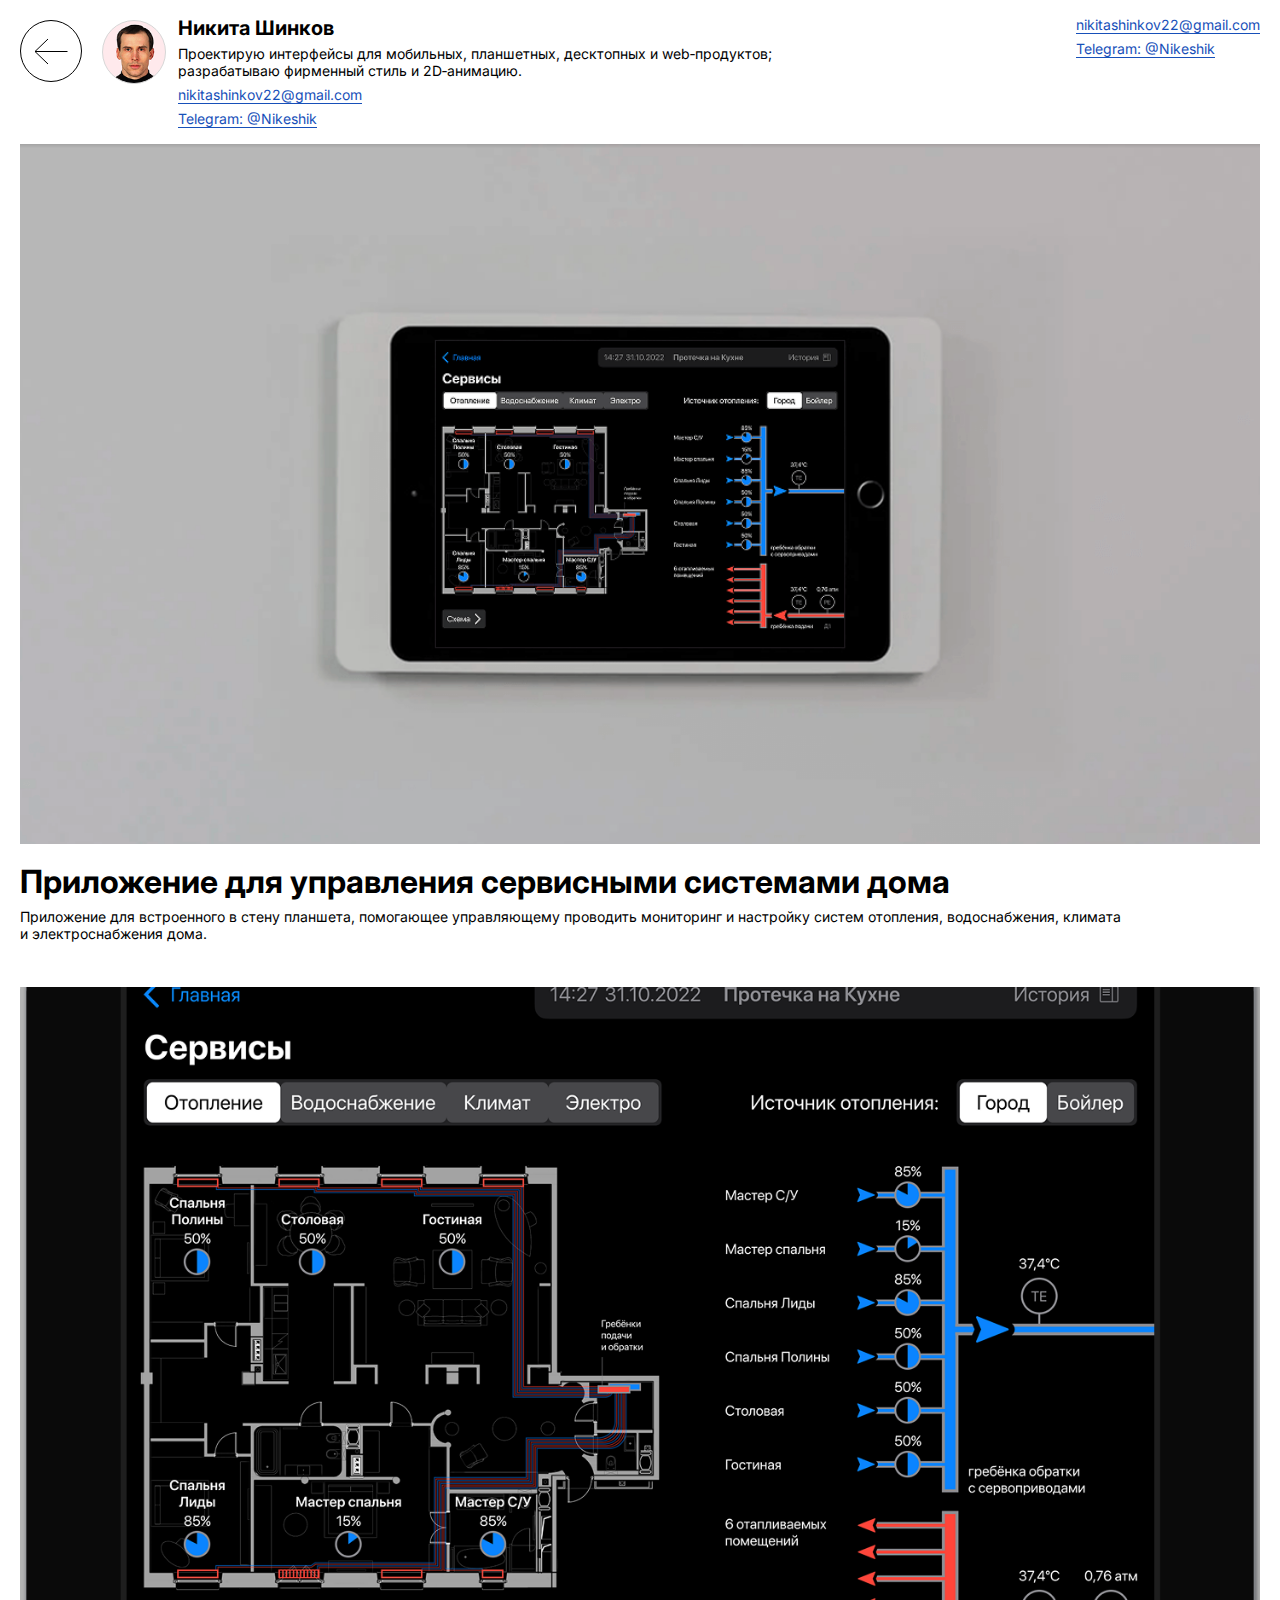
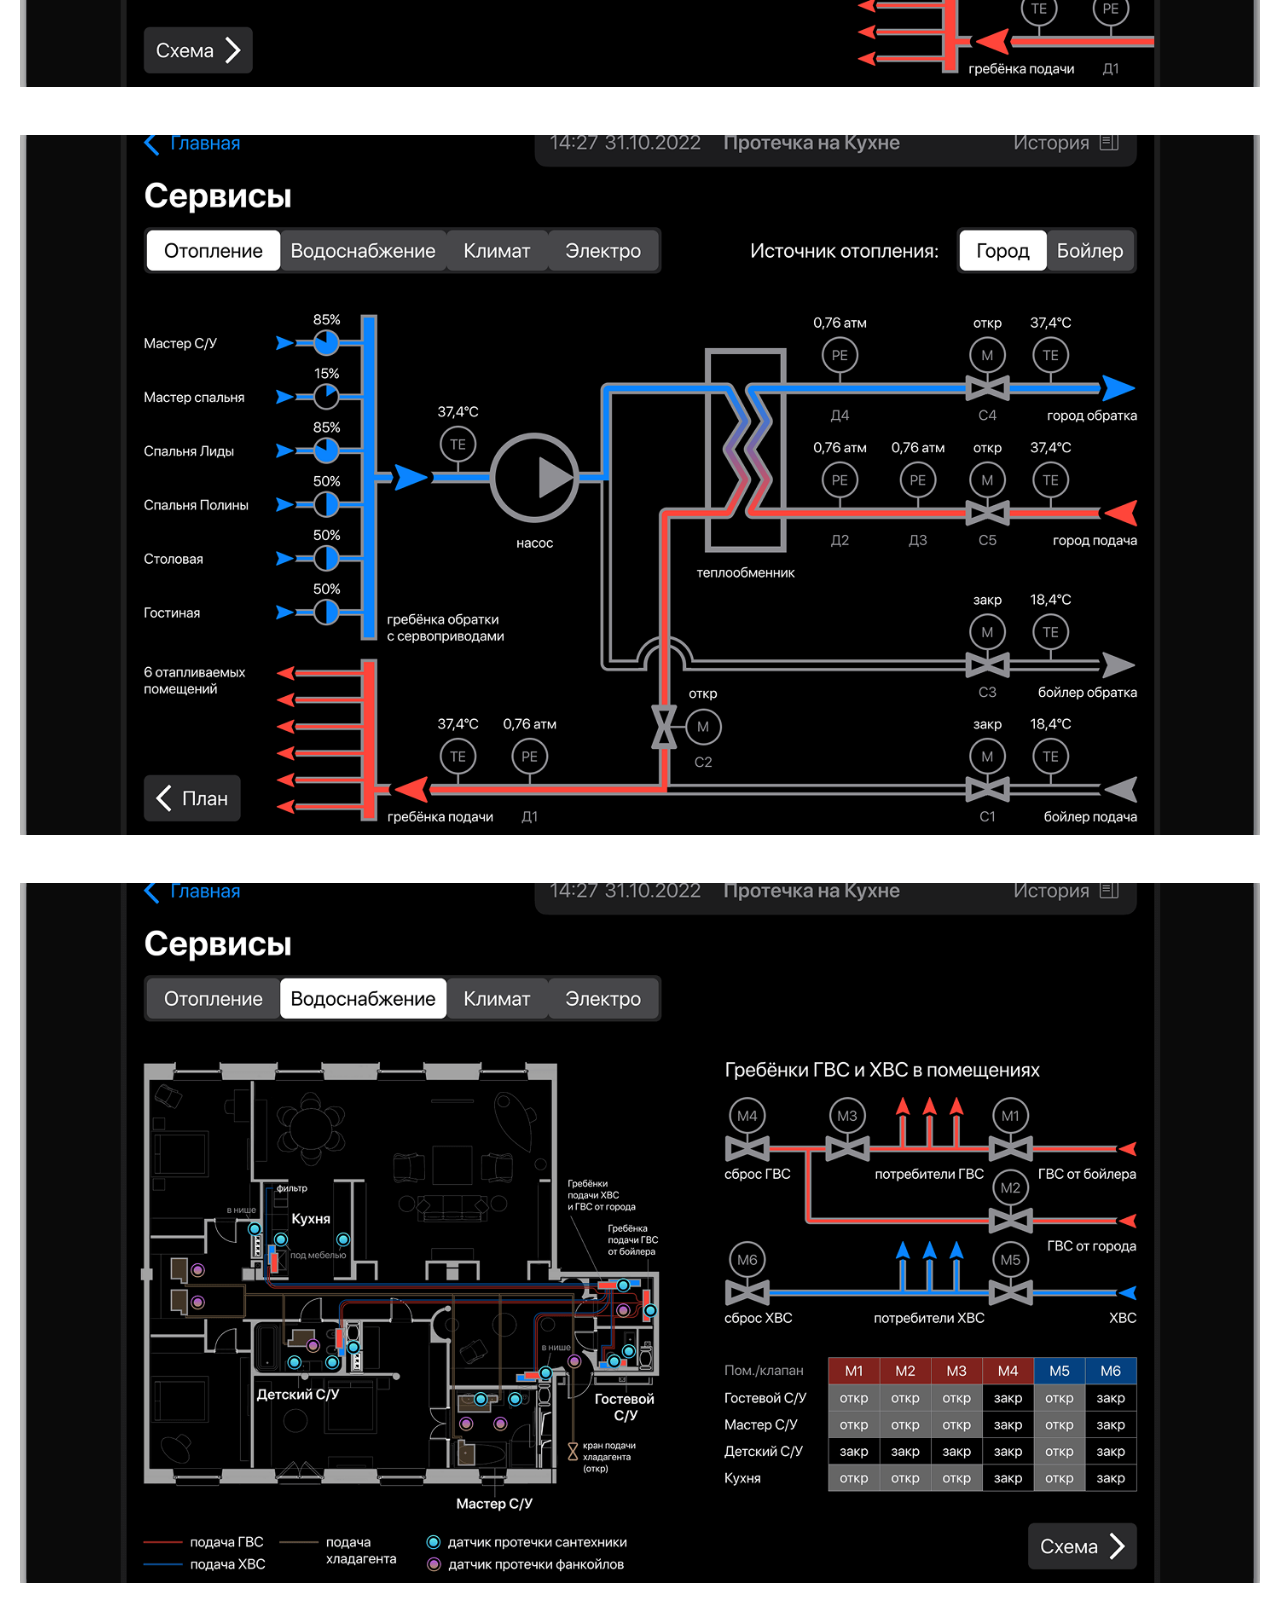
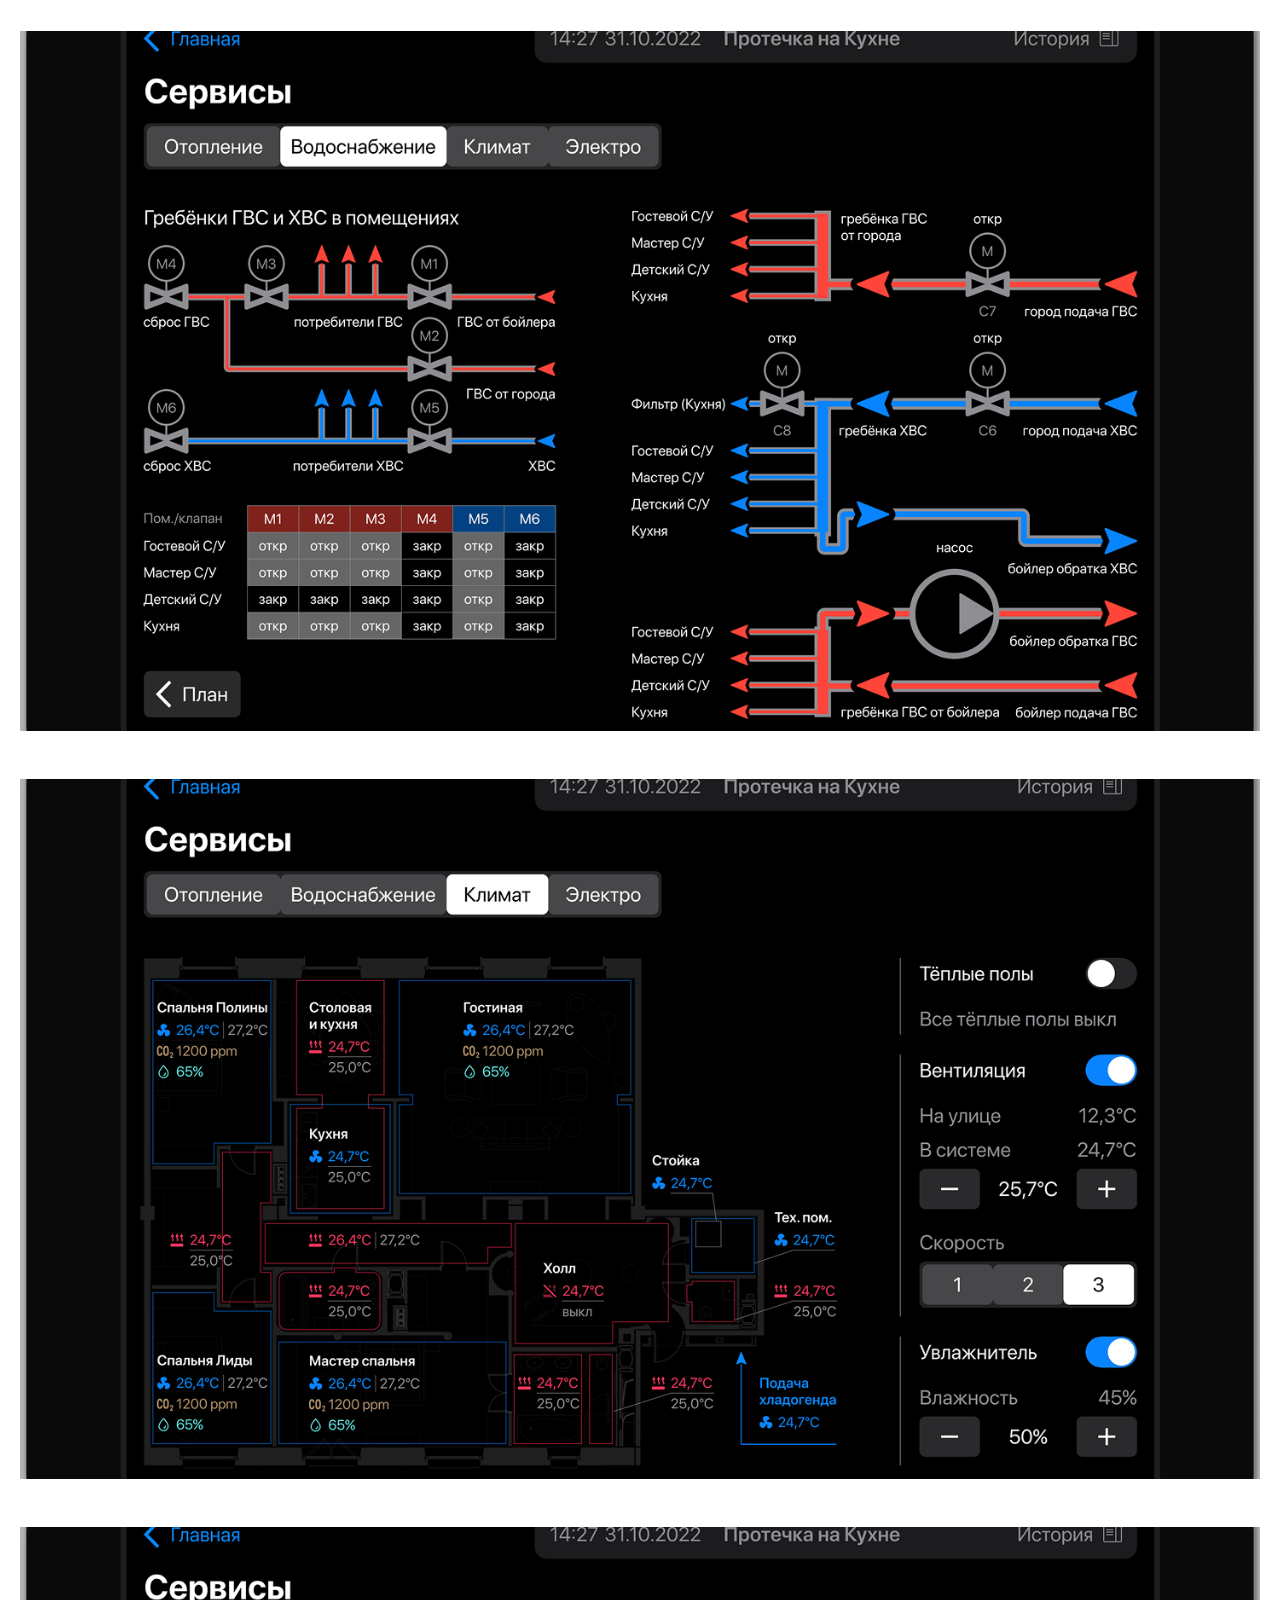
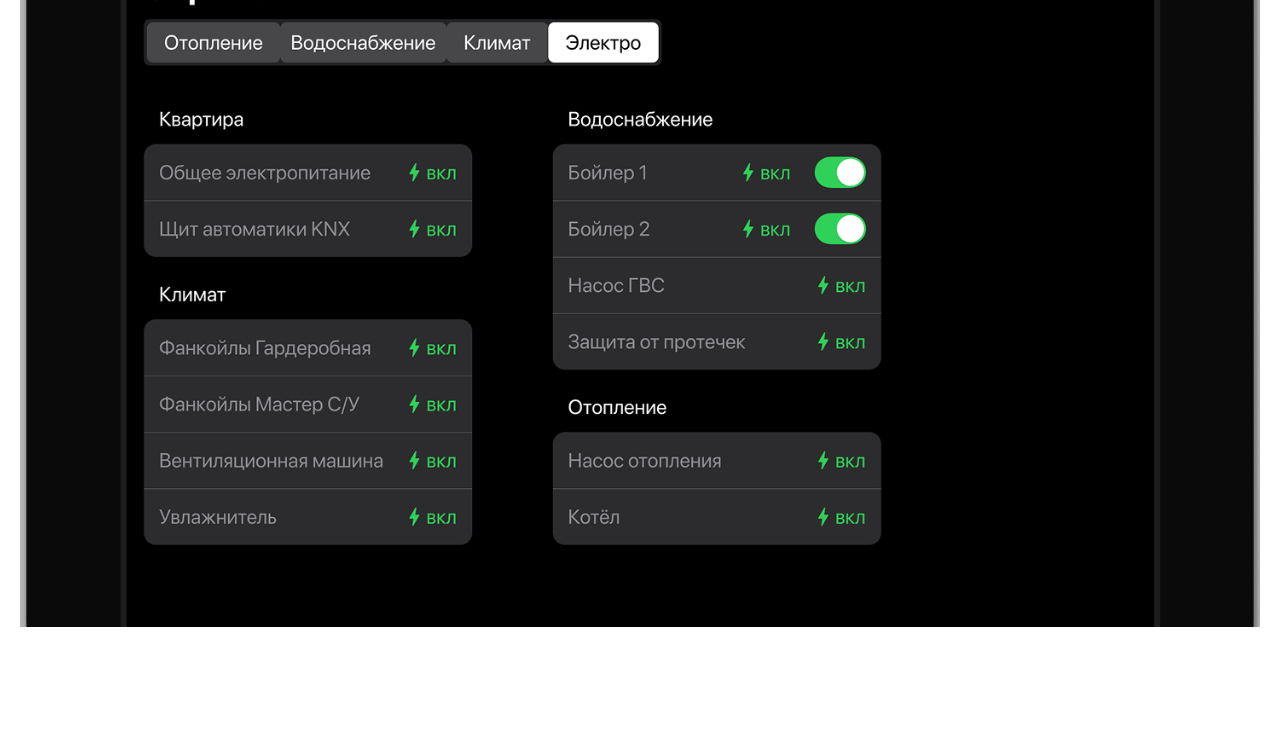
<file: smartservice.html>
<!DOCTYPE html>
<html lang="ru">
<head>
  <meta charset="UTF-8">
  <meta name="viewport" content="width=device-width, initial-scale=1.0">
  <title>Сервисные системы дома</title>
  <link rel="stylesheet" href="style.css">
  <link rel="preconnect" href="https://fonts.googleapis.com">
  <link rel="preconnect" href="https://fonts.gstatic.com" crossorigin>
  <link href="https://fonts.googleapis.com/css2?family=Inter:ital,opsz,wght@0,14..32,100..900;1,14..32,100..900&display=swap" rel="stylesheet">
  <link rel="icon" href="favicon.png" type="image/png">
</head>
<body>
  <header class="profile">
    <div class="profile_info">
      <svg class="btn_back" width="62" height="62" viewBox="0 0 62 62" fill="none" xmlns="http://www.w3.org/2000/svg">
          <rect x="0.5" y="0.5" width="61" height="61" rx="30.5" stroke="black" fill="white"/>
          <path d="M47.5 31.5H15M15 31.5L28 19M15 31.5L28 44" stroke="black"/>
      </svg>
      <div class="profile_row">
        <div class="avatar"></div>
        <div class="text_block">
          <h2>Никита Шинков</h2>
          <p class="project_page_text">Проектирую интерфейсы для&nbsp;мобильных, планшетных, десктопных и&nbsp;web&#8209;продуктов; разрабатываю фирменный стиль и&nbsp;2D&#8209;анимацию.</p>
          <div class="profile_contacts project_page">
            <a href="mailto:nikitashinkov22@gmail.com">nikitashinkov22@gmail.com</a>
            <a href="https://t.me/nikeshik" target="_blank" rel="noopener noreferrer">Telegram: @Nikeshik</a>
          </div>
        </div>
      </div>
    </div>
    <div class="profile_contacts project_page">
          <a href="mailto:nikitashinkov22@gmail.com">nikitashinkov22@gmail.com</a>
          <a href="https://t.me/nikeshik" target="_blank" rel="noopener noreferrer">Telegram: @Nikeshik</a>
    </div>
  </header>

  <main>
    <div class="container temp_i12h1t12">
      <div class="col-12">
        <img src="img/smartservice_cover.png">
        <h1>Приложение для&nbsp;управления сервисными системами дома</h1>
        <p>Приложение для&nbsp;встроенного в&nbsp;стену планшета, помогающее управляющему проводить&nbsp;мониторинг и&nbsp;настройку систем отопления, водоснабжения, климата и&nbsp;электроснабжения дома.</p>
      </div>
    </div>
    <div class="container temp_i12h1t12">
      <div class="col-12">
        <img class="full_height" src="img/smartservice_1.png">
      </div>
    </div>
    <div class="container temp_i12h1t12">
      <div class="col-12">
        <img class="full_height" src="img/smartservice_2.png">
      </div>
    </div>
    <div class="container temp_i12h1t12">
      <div class="col-12">
        <img class="full_height" src="img/smartservice_3.png">
      </div>
    </div>
    <div class="container temp_i12h1t12">
      <div class="col-12">
        <img class="full_height" src="img/smartservice_4.png">
      </div>
    </div>
    <div class="container temp_i12h1t12">
      <div class="col-12">
        <img class="full_height" src="img/smartservice_5.png">
      </div>
    </div>
    <div class="container temp_i12h1t12">
      <div class="col-12">
        <img class="full_height" src="img/smartservice_6.png">
      </div>
    </div>
  </main>

  <script src="script.js"></script>
</body>
</html>
</file>
<file: style.css>
/* Базовые стили для сайта */
* {
  font-family: Inter, Arial, sans-serif;
  background-color: #ffffff;
  color: #000000;
  font-size: 16px;
}

body {
  margin: 0;
  padding: 0 20px 60px;
}

h1, h2, p, a {
  text-box: trim-both cap alphabetic;
  padding: 0px;
  margin: 0px;
}

a{
  color: #1750B9;
  text-underline-offset: 3px;
  text-decoration-thickness: 0.5px;
  text-decoration-color:#1750B9;
}

h1 {
  font-size: 48px;
  margin: 0 0 0.6em;
  line-height: 1em;
}

h2 {
  font-size: 24px;
  margin: 0 0 0.8em;
  line-height: 1em;
}

.profile_row h2 {
  margin: 0;
}

.mobile_text {
  display: none;
}



/* Header */
.avatar {
  min-width: 62px;
  height: 62px;
  border-radius: 50%;               /* делает круг */
  overflow: hidden;                 /* обрезает всё за пределами круга */
  background-image: url("img/photo.png"); /* путь к аватарке */
  background-size: 140%;            /* масштаб (100% = оригинал, больше = зум) */
  background-position: 50% 20%;     /* смещение: X Y (0–100%) */
  background-repeat: no-repeat;     /* не повторять */
  border: 1px solid #D7D7D7;           /* опционально — рамка */
}

.btn_back{
  min-width: 62px;
  height: 62px;
  pointer-events: all;
  cursor: pointer;
}

.home-block{
  display: block;
  text-decoration: none; /* убирает подчеркивание */
  color: inherit;        /* цвет текста сохраняется */
}

.profile_row {
  width:100%;
  max-width:750px;
  display: flex;
  align-items: flex-start;  /* вертикально выравнивание по верхнему краю */
  gap: 12px;
  background: #fff;

  /* ключевой момент */
  height: auto; /* блок подстраивается под контент */
  min-height: 62px; /* под размер аватара */

  cursor: pointer;
}

/* текстовый блок — занимает всё оставшееся пространство */
.text_block {
  display: flex;
  flex-direction: column;
  gap: 14px;                /* вертикальный отступ между двумя строками */
  flex: 1 1 auto;           /* растягивается на доступную ширину */
  min-width: 0; 
  width: 100%;            /* важно для корректного обтекания текста в flex */
}

.profile_info {
  width:100%;
  display: flex;
  align-items: flex-start;  /* вертикально выравнивание по верхнему краю */
  gap: 20px;
  background: #fff;

  /* ключевой момент */
  height: auto; /* блок подстраивается под контент */
  min-height: 62px; /* под размер аватара */  
}

.profile_contacts {
  display: flex;
  flex-direction: column;
  gap: 16px;
  width: max-content; 
}



.profile {
  position: fixed;   /* шапка фиксируется на экране при показе */
  top: 0;
  left: 0;
  right: 0;
  z-index: 1000; /* чтобы шапка была поверх всего */
  transform: translateY(0);       /* начальное положение */
  transition: transform 0.2s ease;
  
  max-width: 1400px;
  margin: 0 auto;
  height: auto; /* блок подстраивается под контент */
  min-height: 62px; /* под размер аватара */
  padding: 20px 0;


  display: flex;
  align-items: flex-start;  /* вертикально выравнивание по верхнему краю */
  gap: 20px;
  background: #fff;
}

/* тень под шапкой */
.profile::after {
  content: '';
  position: absolute;
  left: 0;
  bottom: -4px;       /* чуть ниже границы */
  width: 100%;
  height: 4px;        /* высота тени */
  background: linear-gradient(to bottom, rgba(0,0,0,0.1), transparent);
  pointer-events: none;
}

.hidden{
  display:none
}






.container {
  display: grid;
  grid-template-columns: repeat(12, 1fr); /* 12 равных колонок */
  gap: 20px; /* отступы между колонками */
  max-width: 1400px;
  margin: 0 auto 5em;
  box-sizing: border-box; /* чтобы ширина контейнера учитывала отступы */
}

.container h1 {
  margin-top: 0.8em;
}

.container h2:not(:first-child) {
  margin-top: 0.8em;
}

/* Классы для ширины */
[class^="col-"] {
  /* background: #565656; */
  box-sizing: border-box;
}

[class^="col-"] img {
  width: 100%;        /* растягивается на всю ширину блока */
  height: auto;       /* сохраняет пропорции */
  display: block;
  object-fit: cover;   /* заполняет блок без искажений */
  object-position: center; /* центрирует картинку */

}

[class^="col-"] .media_video {
  width: 100%;        /* растягивается на всю ширину блока */
  height: auto;       /* сохраняет пропорции */
  display: block;
  object-fit: cover;   /* заполняет блок без искажений */
  object-position: center; /* центрирует картинку */

}

/* Универсальное правило: */
.col-1 { grid-column: span 1; }
.col-2 { grid-column: span 2; }
.col-3 { grid-column: span 3; }
.col-4 { grid-column: span 4; }
.col-5 { grid-column: span 5; }
.col-6 { grid-column: span 6; }
.col-7 { grid-column: span 7; }
.col-8 { grid-column: span 8; }
.col-9 { grid-column: span 9; }
.col-10 { grid-column: span 10; }
.col-11 { grid-column: span 11; }
.col-12 { grid-column: span 12; }

/* ограничение максимальной высоты картинки при блоке на 12 колонок */
.temp_i12h1t12 .col-12 img,
.temp_i12h1t12 .media_video {
  max-height: 700px;
}

.temp_i10_h2t2 .col-10 img,
.temp_i10_h2t2 .media_video {
  max-height: 780px;
}


.temp_i6h2t6_i6h2t6 .col-6 .media_video,
.temp_i6t6_i6t6 .col-6 .media_video,
.temp_i3t3x4 .col-3 .media_video,
.temp_s3_i3_i3_h2t3 .col-3 .media_video,
.temp_s3_i3_i3_t3 .col-3 .media_video,
.temp_i6_i3_h2t3 .media_video,
.temp_i6_i3_t3 .media_video,
.temp_i8_i2x4_h1t12 .media_video,
.temp_i8_i2x4_t12 .media_video,
.temp_i8_i4h2t4 .media_video,
.temp_i8_i4t4 .media_video,
.temp_i7_h1t5_i5x2 .media_video,
.temp_i7_h2t5_i5x2 .media_video,
.temp_i7_t5_i5x2 .media_video,
.temp_h1t5_i7 .media_video,
.temp_h2t5_i7 .media_video,
.temp_t5_i7 .media_video {
  height: 100%;
}

.temp_i6h2t6_i6h2t6 .col-6 img,
.temp_i6t6_i6t6 .col-6 img,
.temp_i3t3x4 .col-3 img,
.temp_s3_i3_i3_h2t3 .col-3 img,
.temp_s3_i3_i3_t3 .col-3 img,
.temp_i6_i3_h2t3 img,
.temp_i6_i3_t3 img,
.temp_i8_i2x4_h1t12 img,
.temp_i8_i2x4_t12 img,
.temp_i8_i4h2t4 img,
.temp_i8_i4t4 img,
.temp_i7_h1t5_i5x2 img,
.temp_i7_h2t5_i5x2 img,
.temp_i7_t5_i5x2 img,
.temp_h1t5_i7 img,
.temp_h2t5_i7 img,
.temp_t5_i7 img {
  height: 100%;
}


.temp_i8_i2x4_h1t12,
.temp_i8_i2x4_t12,
.temp_i8_i4h2t4,
.temp_i8_i4t4 {
  grid-template-rows: 320px 320px auto; /* первые 2 строки — фиксированные, дальше авто */
}

.temp_i7_h1t5_i5x2,
.temp_i7_h2t5_i5x2,
.temp_i7_t5_i5x2,
.temp_h1t5_i7,
.temp_h2t5_i7,
.temp_t5_i7 {
  grid-template-rows: 320px 320px auto; /* первые 2 строки — фиксированные, дальше авто */
}

.temp_i7_h1t5_i5x2 h1,
.temp_i7_h2t5_i5x2 h2,
.temp_i7_t5_i5x2,
.temp_h1t5_i7,
.temp_h2t5_i7,
.temp_t5_i7 {
  margin-top: 0;
}

.temp_i8_i2x4_h1t12 .col-8,
.temp_i8_i2x4_t12 .col-8,
.temp_i8_i4h2t4 .col-8,
.temp_i8_i4t4 .col-8 {
  grid-row: span 2;
}

.temp_i7_h1t5_i5x2 .col-7,
.temp_i7_h2t5_i5x2 .col-7,
.temp_i7_t5_i5x2 .col-7,
.temp_h1t5_i7 .col-7,
.temp_h2t5_i7 .col-7,
.temp_t5_i7 .col-7 {
  grid-row: span 3;
}

.temp_i8_i2x4_h1t12 .col-12 {
  margin-top: -20px; /* компенсация gap в grid*/
}

.temp_i8_i2x4_t12 .col-12 {
  margin-top: calc(0.8em - 20px); /* компенсация gap в grid*/
}



.temp_i6h2t6_i6h2t6 .col-6 img,
.temp_i6t6_i6t6 .col-6 img,
.temp_i3t3x4 .col-3 img,
.temp_s3_i3_i3_h2t3 .col-3 img{
  max-height: 460px;
}

.temp_i6h2t6_i6h2t6 .col-6 .media_video,
.temp_i6t6_i6t6 .col-6 .media_video,
.temp_i3t3x4 .col-3 .media_video,
.temp_s3_i3_i3_h2t3 .col-3 .media_video{
  max-height: 460px;
}



.temp_s3_i3_i3_t3 .col-3 img,
.temp_i6_i3_t3 .col-3 img{
  margin-bottom: 0.8em;
}

.temp_s3_i3_i3_t3 .col-3 .media_video,
.temp_i6_i3_t3 .col-3 .media_video{
  margin-bottom: 0.8em;
}

@media (max-width: 1400px) {
  h1 {
    font-size: 32px;
  }
  h2 {
    font-size: 20px;
  }
  p, a {
    font-size: 14px;
  }

  .profile{
    margin: 0 20px;
  }

  .profile_contacts {
    gap: 14px;
  }

  .container {
    margin-bottom: 3em;
    gap: 10px;
  }
  .temp_i10_h2t2 .col-10 { grid-column: span 8; }
  .temp_i10_h2t2 .col-2 { grid-column: span 4; }

  .temp_i8_i2x4_h1t12,
  .temp_i8_i2x4_t12,
  .temp_i8_i4h2t4,
  .temp_i8_i4t4 {
    grid-template-rows: 200px 200px auto; /* первые 2 строки — фиксированные, дальше авто */
  }

  .temp_i7_h1t5_i5x2,
  .temp_i7_h2t5_i5x2,
  .temp_i7_t5_i5x2,
  .temp_h1t5_i7,
  .temp_h2t5_i7,
  .temp_t5_i7 {
    grid-template-rows: 200px 200px auto; /* первые 2 строки — фиксированные, дальше авто */
  }
  
  .temp_i8_i2x4_h1t12 .col-12{
    margin-top: -10px; /* компенсация gap в grid*/
  }
  .temp_i8_i2x4_t12 .col-12 {
    margin-top: calc(0.8em - 10px); /* компенсация gap в grid*/
  }


}


@media (max-width: 800px) {
  h1 {
    font-size: 20px;
  }
  h2 {
    font-size: 20px;
  }
  .container h2 {
    margin-top: 0.8em;
  }
  p, a {
    font-size: 12px;
  }

  .profile {
    flex-direction: column;
    gap: 0px;
  }

  .profile_contacts {
    padding-left: 76px;
    flex-direction: row;
    gap: 16px;
  }

  .container {
    margin-bottom: 2.5em;
    gap: 6px;
  }

  .temp_i6t6_i6t6 .col-6 img,
  .temp_i3t3x4 .col-3 img{
    margin-bottom: 0.8em;
  }

  .temp_i6t6_i6t6 .col-6 .media_video,
  .temp_i3t3x4 .col-3 .media_video{
    margin-bottom: 0.8em;
  }

  .temp_i8_i2x4_h1t12 .col-12,
  .temp_i8_i2x4_t12 .col-12 {
    margin-top: -6px; /* компенсация gap в grid*/
  }
  .temp_i8_i2x4_t12 .col-12 {
    margin-top: calc(0.8em - 6px); /* компенсация gap в grid*/
  }

  .temp_i7_h1t5_i5x2 h1,
  .temp_i7_h2t5_i5x2 h2,
  .temp_h1t5_i7 h1,
  .temp_h2t5_i7 h2 {
    margin-top: calc(0.8em - 6px); /* компенсация gap в grid*/
  }
  .temp_i7_t5_i5x2 p,
  .temp_t5_i7 p {
    margin-top: calc(1.05em - 6px); /* компенсация gap в grid*/
  }

  .temp_i10_h2t2,
  .temp_i6_h2t6,
  .temp_s3_i3_i3_h2t3,
  .temp_s3_i3_i3_t3,
  .temp_i8_i4h2t4,
  .temp_i8_i4t4{
    row-gap: 0px;
  }
        
  .temp_i6h2t6_i6h2t6{
    row-gap: 2.5em;
  }

  .temp_i8_i4t4 p {
    margin-top: 1.05em;
  }

  .temp_i3t3x4 .add_margin {
     margin-bottom: 2.5em;
  }
 

  

  .temp_i12h1t12 .col-12 img, 
  .temp_i10_h2t2 .col-10 img,
  .temp_i6_h2t6 .col-6 img,
  .temp_i6_i3_h2t3 .col-3 img,
  .temp_i6_i3_t3 .col-3 img,
  .temp_h1t5_i7 .col-7 img,
  .temp_h2t5_i7 .col-7 img,
  .temp_t5_i7 {
    height: 420px;
  }

  .temp_i12h1t12 .col-12 .media_video, 
  .temp_i10_h2t2 .col-10 .media_video,
  .temp_i6_h2t6 .col-6 .media_video,
  .temp_i6_i3_h2t3 .col-3 .media_video,
  .temp_i6_i3_t3 .col-3 .media_video,
  .temp_h1t5_i7 .col-7 .media_video,
  .temp_h2t5_i7 .col-7 .media_video,
  .temp_t5_i7 {
    height: 420px;
  }


  .temp_i6h2t6_i6h2t6 .col-6 img,
  .temp_i6_i3_h2t3 .col-6 img,
  .temp_i6_i3_t3 .col-6 img,
  .temp_h1t5_i7 .col-5 img,
  .temp_h2t5_i7 .col-5 img,
  .temp_t5_i7 .col-5 img {
    height: 280px;
  }

  .temp_i6h2t6_i6h2t6 .col-6 .media_video,
  .temp_i6_i3_h2t3 .col-6 .media_video,
  .temp_i6_i3_t3 .col-6 .media_video,
  .temp_h1t5_i7 .col-5 .media_video,
  .temp_h2t5_i7 .col-5 .media_video,
  .temp_t5_i7 .col-5 .media_video {
    height: 280px;
  }

  .temp_i6t6_i6t6 .col-6 img,
  .temp_i3t3x4 .col-3 img,
  .temp_i6_t6 .col-6 img,
  .temp_s3_i3_i3_t3 .col-3 img{
    height: 320px;
  }

  .temp_i6t6_i6t6 .col-6 .media_video,
  .temp_i3t3x4 .col-3 .media_video,
  .temp_i6_t6 .col-6 .media_video,
  .temp_s3_i3_i3_t3 .col-3 .media_video{
    height: 320px;
  }
  
  .temp_i8_i4h2t4,
  .temp_i8_i4t4 {
    grid-template-rows: 130px 130px auto; /* первые 2 строки — фиксированные, дальше авто */
  }

  .temp_i7_h1t5_i5x2,
  .temp_i7_h2t5_i5x2,
  .temp_i7_t5_i5x2{
    grid-template-rows: 200px 200px auto; /* первые 2 строки — фиксированные, дальше авто */
  }

  .temp_h1t5_i7,
  .temp_h2t5_i7,
  .temp_t5_i7 {
    grid-template-rows: auto; /* все строки авто */
  }

  

  .temp_i10_h2t2 .col-10 { grid-column: span 12; }
  .temp_i10_h2t2 .col-2 { grid-column: span 12; }
  .temp_i6h2t6_i6h2t6 .col-6 { grid-column: span 12; }
  .temp_i6_h2t6 .col-6 { grid-column: span 12; }
  .temp_s3_i3_i3_h2t3 .col-3 { grid-column: span 6; }
  .temp_s3_i3_i3_t3 .col-3 { grid-column: span 6; }
  .temp_i6_i3_h2t3 .col-6, .temp_i6_i3_h2t3 .col-3 { grid-column: span 12; }
  .temp_i6_i3_t3 .col-6, .temp_i6_i3_t3 .col-3 { grid-column: span 12; }
  .temp_s3_i3_i3_h2t3 .mobile-col-12 { grid-column: span 12; }
  .temp_s3_i3_i3_t3 .mobile-col-12 { grid-column: span 12; }

  .temp_i8_i4h2t4 .side_img {grid-row: span 2;}
  .temp_i8_i4h2t4 .mobile-col-12 { grid-column: span 12; }

  .temp_i8_i4t4 .side_img {grid-row: span 2;}
  .temp_i8_i4t4 .mobile-col-12 { grid-column: span 12; }

  .temp_i7_h1t5_i5x2 .col-7 {grid-row: span 2; grid-column: span 8;}
  .temp_i7_h1t5_i5x2 .col-5 { grid-column: span 4; }
  .temp_i7_h1t5_i5x2 .mobile-col-12 { grid-column: span 12; }

  .temp_i7_h2t5_i5x2 .col-7 {grid-row: span 2; grid-column: span 8;}
  .temp_i7_h2t5_i5x2 .col-5 { grid-column: span 4; }
  .temp_i7_h2t5_i5x2 .mobile-col-12 { grid-column: span 12; }

  .temp_i7_t5_i5x2 .col-7 {grid-row: span 2; grid-column: span 8;}
  .temp_i7_t5_i5x2 .col-5 { grid-column: span 4; }
  .temp_i7_t5_i5x2 .mobile-col-12 { grid-column: span 12; }

  .temp_h1t5_i7 .col-5 { grid-column: span 12; }
  .temp_h1t5_i7 .col-7 { grid-column: span 12; }

  .temp_h2t5_i7 .col-5 { grid-column: span 12; }
  .temp_h2t5_i7 .col-7 { grid-column: span 12; }

  .temp_t5_i7 .col-5 { grid-column: span 12; }
  .temp_t5_i7 .col-7 { grid-column: span 12; }

  .temp_i3t3x4 .col-3 { grid-column: span 6; }


  .mobile_text {
    display: block;
  }

  .desktop_text {
    display: none;
  }
}



@media (max-width: 550px) {
.profile {
    flex-direction: column;
    gap: 18px;
  }

  .profile_contacts {
    padding-left: 0px;
    flex-direction: row;
    gap: 8px;
  }
}
</file>
